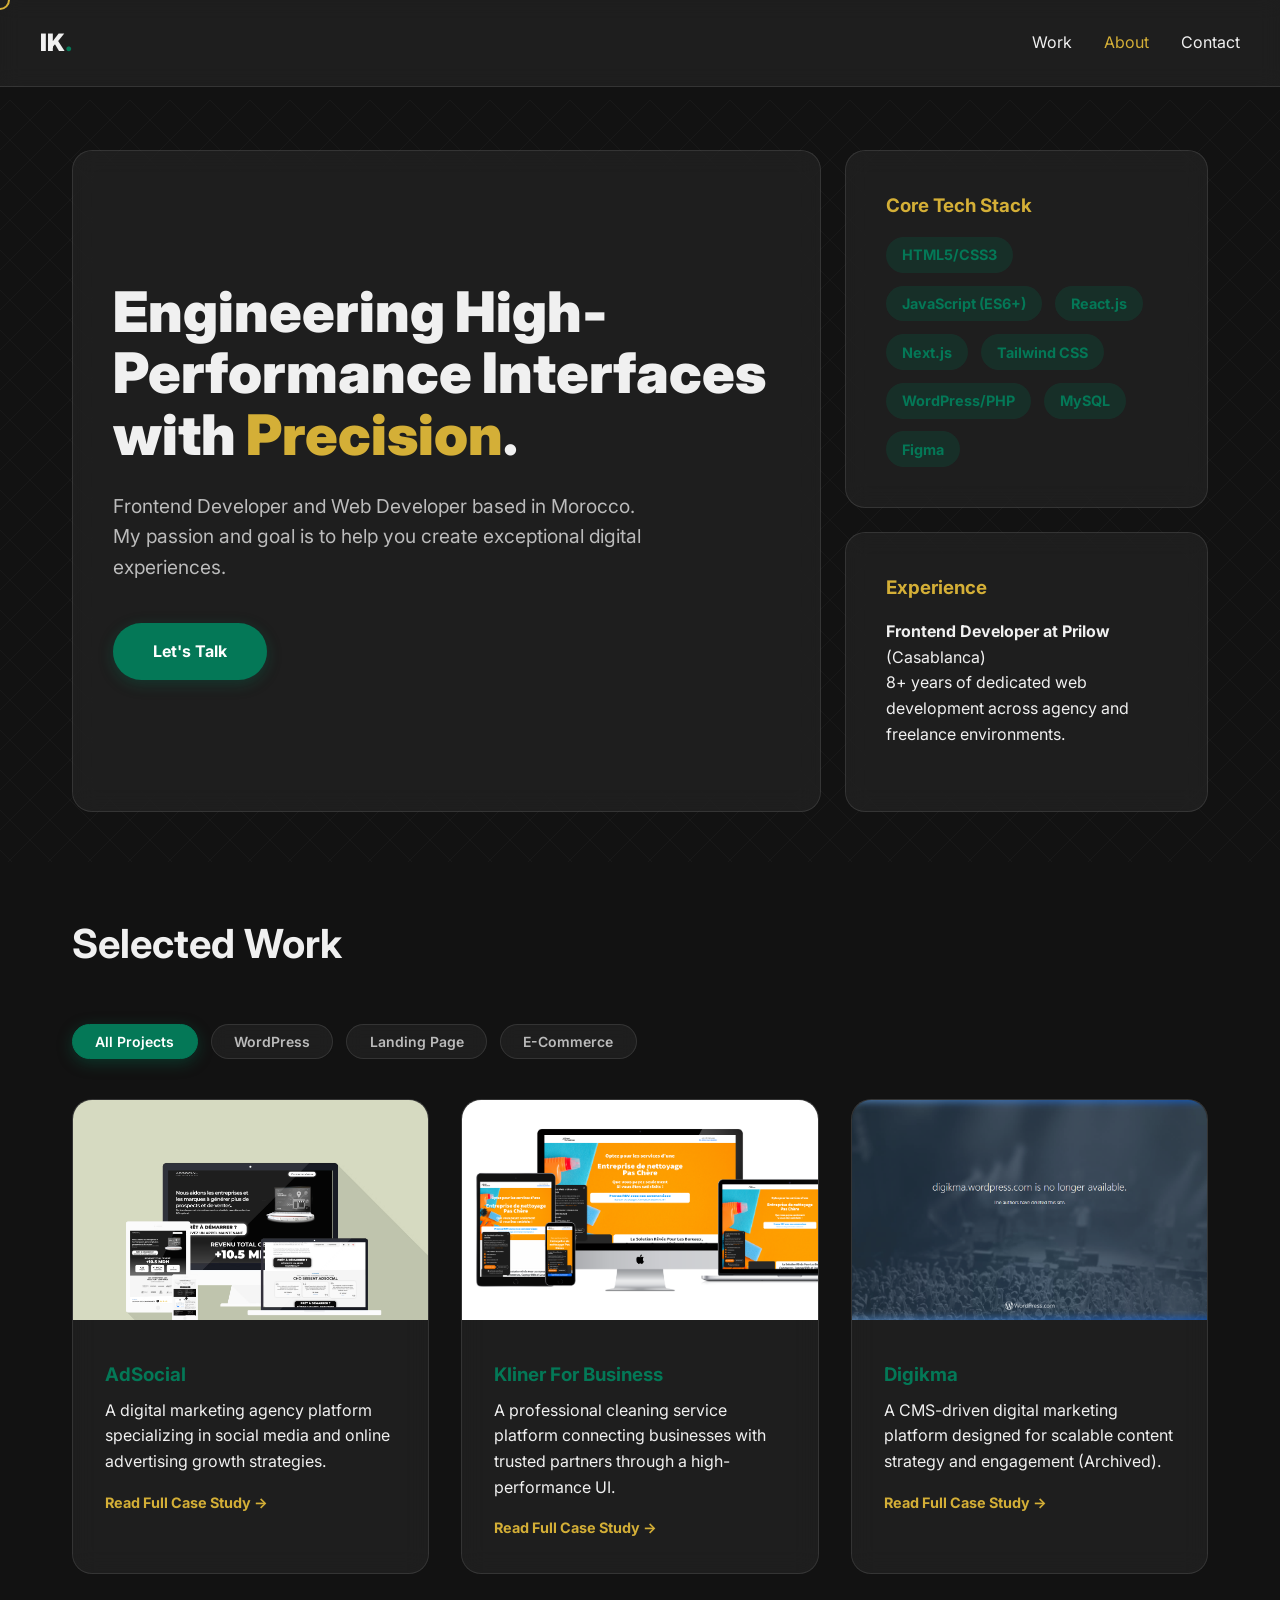
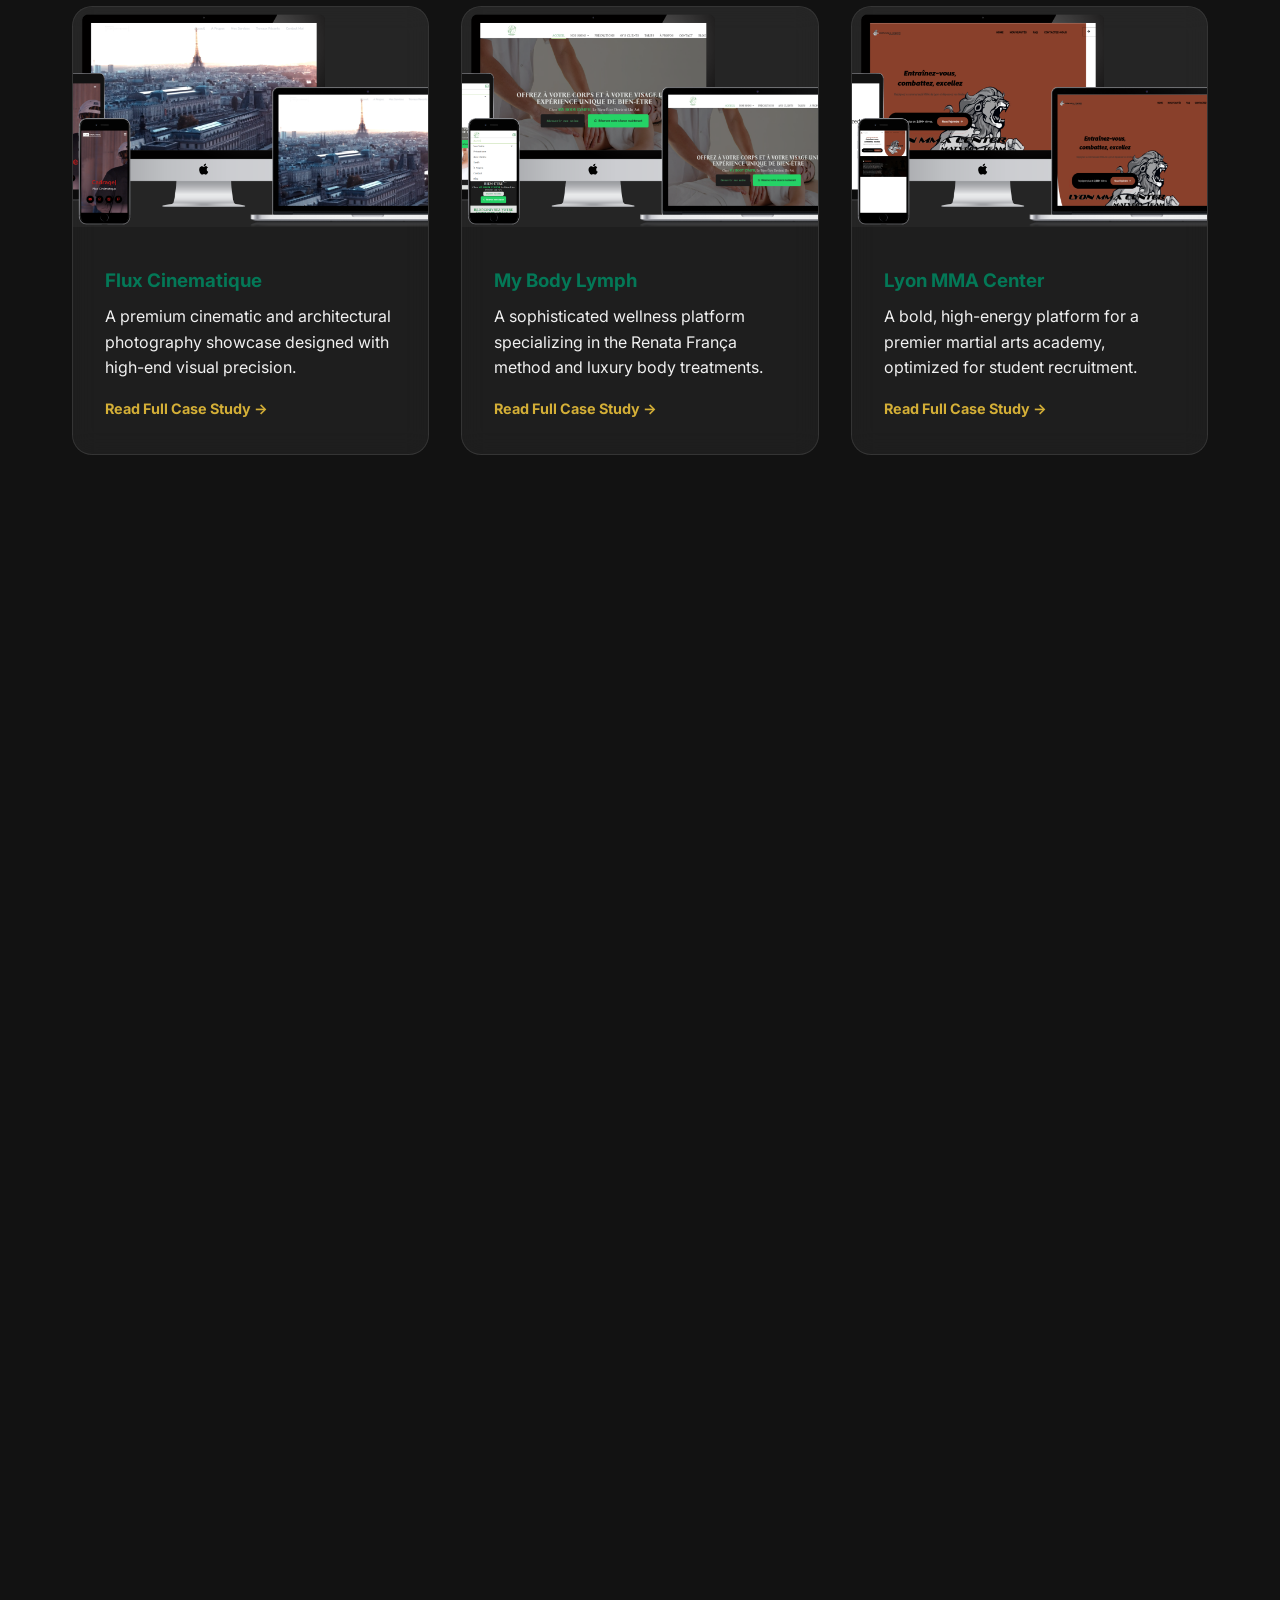
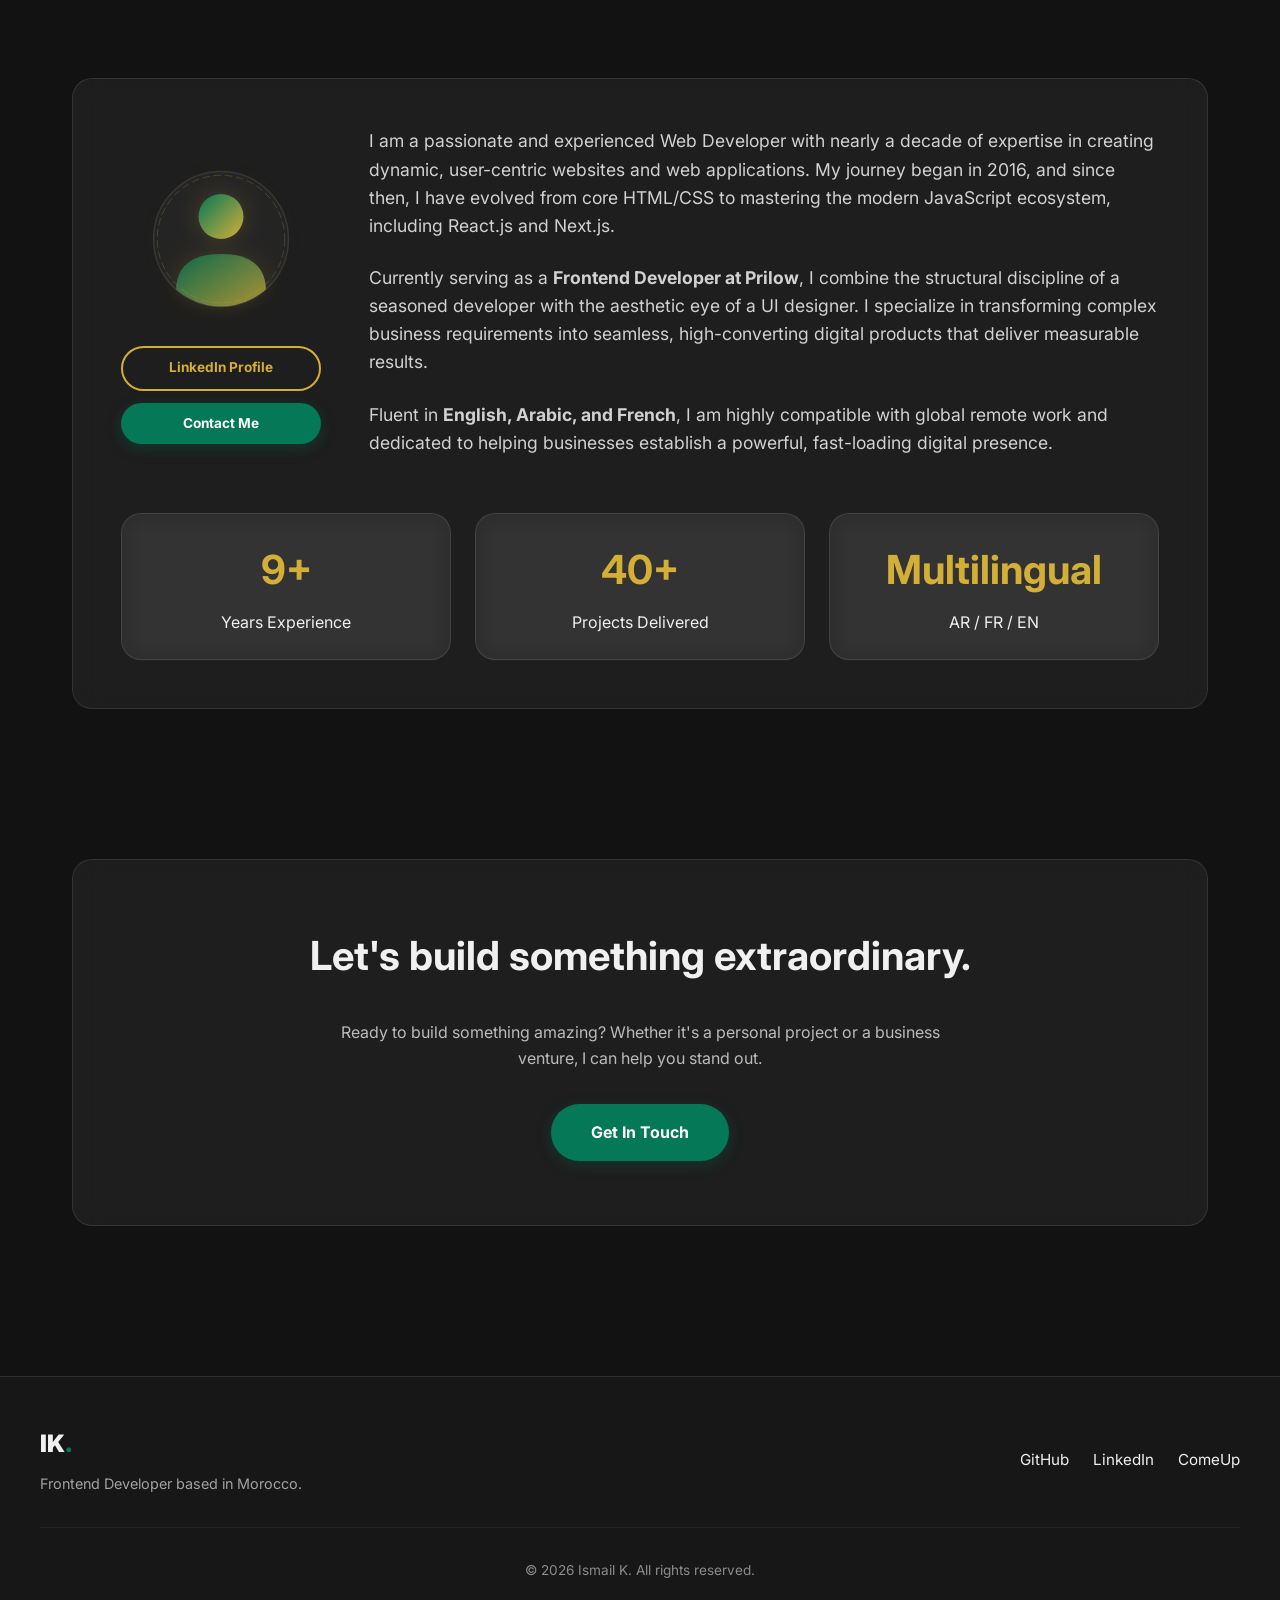
<file: index.html>
<!DOCTYPE html>
<html lang="en">

<head>
    <meta charset="UTF-8">
    <meta name="viewport" content="width=device-width, initial-scale=1.0">
    <title>Ismail K. | Frontend Developer Morocco</title>
    <meta name="description" content="Senior Frontend Developer based in Morocco — crafting high-performance, pixel-perfect digital experiences with React, Next.js, and WordPress.">
    <meta name="robots" content="index, follow">
    <!-- Open Graph -->
    <meta property="og:type" content="website">
    <meta property="og:url" content="https://ismailkraou.github.io/">
    <meta property="og:title" content="Ismail K. | Frontend Developer">
    <meta property="og:description" content="Senior Frontend Developer based in Morocco — 9+ years building high-performance web experiences.">
    <meta property="og:image" content="https://ismailkraou.github.io/images/og-preview.png">
    <!-- Twitter Card -->
    <meta name="twitter:card" content="summary_large_image">
    <meta name="twitter:title" content="Ismail K. | Frontend Developer">
    <meta name="twitter:description" content="Senior Frontend Developer based in Morocco — 9+ years building high-performance web experiences.">
    <meta name="twitter:image" content="https://ismailkraou.github.io/images/og-preview.png">
    <!-- Favicon -->
    <link rel="icon" type="image/svg+xml" href="favicon.svg">
    <!-- Google Fonts: Inter -->
    <link rel="preconnect" href="https://fonts.googleapis.com">
    <link rel="preconnect" href="https://fonts.gstatic.com" crossorigin>
    <link href="https://fonts.googleapis.com/css2?family=Inter:wght@300;400;700;900&display=swap" rel="stylesheet">
    <!-- Custom CSS -->
    <link rel="stylesheet" href="css/index.css">
</head>

<body>
    <!-- Custom Cursor -->
    <div class="cursor"></div>

    <!-- Navigation -->
    <nav class="glass-nav">
        <div class="nav-content">
            <a href="index.html" class="logo">IK<span>.</span></a>
            <button class="mobile-toggle" aria-label="Toggle navigation">
                <svg viewBox="0 0 24 24" width="28" height="28" stroke="currentColor" stroke-width="2" fill="none"
                    stroke-linecap="round" stroke-linejoin="round" class="menu-icon">
                    <line x1="3" y1="12" x2="21" y2="12"></line>
                    <line x1="3" y1="6" x2="21" y2="6"></line>
                    <line x1="3" y1="18" x2="21" y2="18"></line>
                </svg>
                <svg viewBox="0 0 24 24" width="28" height="28" stroke="currentColor" stroke-width="2" fill="none"
                    stroke-linecap="round" stroke-linejoin="round" class="close-icon" style="display: none;">
                    <line x1="18" y1="6" x2="6" y2="18"></line>
                    <line x1="6" y1="6" x2="18" y2="18"></line>
                </svg>
            </button>
            <ul class="nav-links">
                <li><a href="index.html#work">Work</a></li>
                <li><a href="index.html#about">About</a></li>
                <li><a href="contact.html">Contact</a></li>
            </ul>
        </div>
    </nav>

    <!-- Hero Section -->
    <header class="hero bento-grid">
        <!-- Background Pattern -->
        <div class="bg-pattern"></div>

        <div class="bento-item headline row-span-2 col-span-2 reveal">
            <h1>Engineering High-Performance Interfaces with <span class="accent-gold">Precision</span>.</h1>
            <p>Frontend Developer and Web Developer based in Morocco. My passion and goal is to help you create
                exceptional digital experiences.</p>
            <a href="contact.html" class="btn magnetic-btn">Let's Talk</a>
        </div>

        <div class="bento-item skills reveal">
            <h3>Core Tech Stack</h3>
            <div class="skill-tags">
                <span class="tag">HTML5/CSS3</span>
                <span class="tag">JavaScript (ES6+)</span>
                <span class="tag">React.js</span>
                <span class="tag">Next.js</span>
                <span class="tag">Tailwind CSS</span>
                <span class="tag">WordPress/PHP</span>
                <span class="tag">MySQL</span>
                <span class="tag">Figma</span>
            </div>
        </div>

        <div class="bento-item experience reveal">
            <h3>Experience</h3>
            <p><strong>Frontend Developer at Prilow</strong> (Casablanca)<br>8+ years of dedicated web development
                across agency and freelance environments.</p>
        </div>

    </header>

    <!-- Work Section -->
    <section id="work" class="work-section">
        <h2 class="section-title reveal">Selected Work</h2>
        <div class="filter-bar">
            <button class="filter-btn active" data-filter="all">All Projects</button>
            <button class="filter-btn" data-filter="wordpress">WordPress</button>
            <button class="filter-btn" data-filter="landing-page">Landing Page</button>
            <button class="filter-btn" data-filter="ecommerce">E-Commerce</button>
        </div>
        <div class="project-grid">
            <article class="project-card glass-card reveal" data-category="wordpress">
                <a href="project-adsocial.html" style="text-decoration: none; color: inherit; display: block;">
                    <img src="images/adsocial.png" alt="AdSocial website screenshot" class="project-image" loading="lazy" style="width:100%; height:220px; object-fit:cover; object-position:top; border-radius:12px 12px 0 0;">
                    <div class="project-info">
                        <h3>AdSocial</h3>
                        <p>A digital marketing agency platform specializing in social media and online advertising
                            growth strategies.</p>
                        <span class="accent-gold"
                            style="font-size: 0.9rem; font-weight: bold; margin-top: 1rem; display: inline-block;">Read
                            Full Case Study &rarr;</span>
                    </div>
                </a>
            </article>
            <article class="project-card glass-card reveal" data-category="landing-page">
                <a href="project-kliner.html" style="text-decoration: none; color: inherit; display: block;">
                    <img src="images/kliner.png" alt="Kliner For Business website screenshot" class="project-image" loading="lazy" style="width:100%; height:220px; object-fit:cover; object-position:top; border-radius:12px 12px 0 0;">
                    <div class="project-info">
                        <h3>Kliner For Business</h3>
                        <p>A professional cleaning service platform connecting businesses with trusted partners through
                            a high-performance UI.</p>
                        <span class="accent-gold"
                            style="font-size: 0.9rem; font-weight: bold; margin-top: 1rem; display: inline-block;">Read
                            Full Case Study &rarr;</span>
                    </div>
                </a>
            </article>
            <article class="project-card glass-card reveal" data-category="wordpress">
                <a href="project-digikma.html" style="text-decoration: none; color: inherit; display: block;">
                    <img src="images/digikma.png" alt="Digikma website screenshot" class="project-image" loading="lazy" style="width:100%; height:220px; object-fit:cover; object-position:top; border-radius:12px 12px 0 0;">
                    <div class="project-info">
                        <h3>Digikma</h3>
                        <p>A CMS-driven digital marketing platform designed for scalable content strategy and engagement
                            (Archived).</p>
                        <span class="accent-gold"
                            style="font-size: 0.9rem; font-weight: bold; margin-top: 1rem; display: inline-block;">Read
                            Full Case Study &rarr;</span>
                    </div>
                </a>
            </article>
            <article class="project-card glass-card reveal" data-category="landing-page">
                <a href="project-flux.html" style="text-decoration: none; color: inherit; display: block;">
                    <img src="images/flux.png" alt="Flux Cinematique website screenshot" class="project-image" loading="lazy" style="width:100%; height:220px; object-fit:cover; object-position:top; border-radius:12px 12px 0 0;">
                    <div class="project-info">
                        <h3>Flux Cinematique</h3>
                        <p>A premium cinematic and architectural photography showcase designed with high-end visual
                            precision.</p>
                        <span class="accent-gold"
                            style="font-size: 0.9rem; font-weight: bold; margin-top: 1rem; display: inline-block;">Read
                            Full Case Study &rarr;</span>
                    </div>
                </a>
            </article>
            <article class="project-card glass-card reveal" data-category="wordpress">
                <a href="project-mybodylymph.html" style="text-decoration: none; color: inherit; display: block;">
                    <img src="images/mybodylymph.png" alt="My Body Lymph website screenshot" class="project-image" loading="lazy" style="width:100%; height:220px; object-fit:cover; object-position:top; border-radius:12px 12px 0 0;">
                    <div class="project-info">
                        <h3>My Body Lymph</h3>
                        <p>A sophisticated wellness platform specializing in the Renata França method and luxury body
                            treatments.</p>
                        <span class="accent-gold"
                            style="font-size: 0.9rem; font-weight: bold; margin-top: 1rem; display: inline-block;">Read
                            Full Case Study &rarr;</span>
                    </div>
                </a>
            </article>
            <article class="project-card glass-card reveal" data-category="wordpress landing-page">
                <a href="project-lyonmma.html" style="text-decoration: none; color: inherit; display: block;">
                    <img src="images/lyonmma.png" alt="Lyon MMA Center website screenshot" class="project-image" loading="lazy" style="width:100%; height:220px; object-fit:cover; object-position:top; border-radius:12px 12px 0 0;">
                    <div class="project-info">
                        <h3>Lyon MMA Center</h3>
                        <p>A bold, high-energy platform for a premier martial arts academy, optimized for student
                            recruitment.</p>
                        <span class="accent-gold"
                            style="font-size: 0.9rem; font-weight: bold; margin-top: 1rem; display: inline-block;">Read
                            Full Case Study &rarr;</span>
                    </div>
                </a>
            </article>
            <article class="project-card glass-card reveal" data-category="wordpress ecommerce">
                <a href="project-alcasserauto.html" style="text-decoration: none; color: inherit; display: block;">
                    <img src="images/alcasserauto.png" alt="Alcasser Auto website screenshot" class="project-image" loading="lazy" style="width:100%; height:220px; object-fit:cover; object-position:top; border-radius:12px 12px 0 0;">
                    <div class="project-info">
                        <h3>Alcasser Auto</h3>
                        <p>A dynamic automotive dealership platform featuring a robust catalog of high-quality used
                            vehicles.</p>
                        <span class="accent-gold"
                            style="font-size: 0.9rem; font-weight: bold; margin-top: 1rem; display: inline-block;">Read
                            Full Case Study &rarr;</span>
                    </div>
                </a>
            </article>
            <article class="project-card glass-card reveal" data-category="ecommerce">
                <a href="project-yaz.html" style="text-decoration: none; color: inherit; display: block;">
                    <img src="images/yaz.png" alt="Yaz Car website screenshot" class="project-image" loading="lazy" style="width:100%; height:220px; object-fit:cover; object-position:top; border-radius:12px 12px 0 0;">
                    <div class="project-info">
                        <h3>Yaz Car</h3>
                        <p>An e-commerce and catalog site for specialized automotive services and high-quality vehicle
                            sales.</p>
                        <span class="accent-gold"
                            style="font-size: 0.9rem; font-weight: bold; margin-top: 1rem; display: inline-block;">Read
                            Full Case Study &rarr;</span>
                    </div>
                </a>
            </article>
            <article class="project-card glass-card reveal" data-category="ecommerce">
                <a href="project-infosystem.html" style="text-decoration: none; color: inherit; display: block;">
                    <img src="images/infosystem.png" alt="I-Info System website screenshot" class="project-image" loading="lazy" style="width:100%; height:220px; object-fit:cover; object-position:top; border-radius:12px 12px 0 0;">
                    <div class="project-info">
                        <h3>I-Info System</h3>
                        <p>A robust e-commerce storefront for IT hardware, professional office equipment, and computer
                            solutions.</p>
                        <span class="accent-gold"
                            style="font-size: 0.9rem; font-weight: bold; margin-top: 1rem; display: inline-block;">Read
                            Full Case Study &rarr;</span>
                    </div>
                </a>
            </article>
            <article class="project-card glass-card reveal" data-category="wordpress">
                <a href="project-webdevsite.html" style="text-decoration: none; color: inherit; display: block;">
                    <img src="images/webdevsite.png" alt="WebDevSite website screenshot" class="project-image" loading="lazy" style="width:100%; height:220px; object-fit:cover; object-position:top; border-radius:12px 12px 0 0;">
                    <div class="project-info">
                        <h3>WebDevSite</h3>
                        <p>A high-end digital agency portfolio showcasing excellence in WordPress engineering and
                            design.</p>
                        <span class="accent-gold"
                            style="font-size: 0.9rem; font-weight: bold; margin-top: 1rem; display: inline-block;">Read
                            Full Case Study &rarr;</span>
                    </div>
                </a>
            </article>
            <article class="project-card glass-card reveal" data-category="wordpress">
                <a href="project-hikayat.html" style="text-decoration: none; color: inherit; display: block;">
                    <img src="images/hikayat.png" alt="Hikayat Al Insan website screenshot" class="project-image" loading="lazy" style="width:100%; height:220px; object-fit:cover; object-position:top; border-radius:12px 12px 0 0;">
                    <div class="project-info">
                        <h3>Hikayat Al Insan</h3>
                        <p>An immersive cultural platform sharing human narratives through minimalist and artistic
                            storytelling.</p>
                        <span class="accent-gold"
                            style="font-size: 0.9rem; font-weight: bold; margin-top: 1rem; display: inline-block;">Read
                            Full Case Study &rarr;</span>
                    </div>
                </a>
            </article>
        </div>
    </section>

    <!-- About Section -->
    <section id="about" class="about-section">
        <h2 class="section-title reveal">About Me</h2>
        <div class="glass-card about-card reveal">
            <div class="about-flex-container" style="display: flex; gap: 3rem; align-items: center; flex-wrap: wrap;">
                <div class="about-avatar-wrapper" style="flex: 0 0 200px; text-align: center;">
                    <svg class="abstract-avatar" viewBox="0 0 200 200" xmlns="http://www.w3.org/2000/svg"
                        style="width: 100%; height: auto; margin-bottom: 1.5rem;">
                        <defs>
                            <linearGradient id="avatarGradAbout" x1="0%" y1="0%" x2="100%" y2="100%">
                                <stop offset="0%" stop-color="var(--clr-accent-emerald)" />
                                <stop offset="100%" stop-color="var(--clr-accent-gold)" />
                            </linearGradient>
                            <mask id="avatarMaskAbout">
                                <circle cx="100" cy="100" r="90" fill="white" />
                            </mask>
                        </defs>
                        <circle cx="100" cy="100" r="90" fill="rgba(255,255,255,0.03)" stroke="var(--clr-glass-border)"
                            stroke-width="2" />
                        <g mask="url(#avatarMaskAbout)">
                            <circle cx="100" cy="70" r="30" fill="url(#avatarGradAbout)" />
                            <path d="M40,170 Q40,120 100,120 Q160,120 160,170 L160,200 L40,200 Z"
                                fill="url(#avatarGradAbout)" opacity="0.8" />
                            <circle cx="100" cy="100" r="85" fill="none" stroke="var(--clr-accent-gold)"
                                stroke-width="1" stroke-dasharray="10 5" opacity="0.3" />
                        </g>
                    </svg>
                    <div class="avatar-actions" style="display: flex; flex-direction: column; gap: 0.8rem;">
                        <a href="https://www.linkedin.com/in/ismailkraou" target="_blank" rel="noopener noreferrer"
                            class="btn accent-btn"
                            style="padding: 0.6rem 1rem; font-size: 0.85rem; width: 100%;">LinkedIn Profile</a>
                        <a href="contact.html" class="btn magnetic-btn"
                            style="padding: 0.6rem 1rem; font-size: 0.85rem; width: 100%;">Contact Me</a>
                    </div>
                </div>
                <div class="about-content" style="flex: 1; min-width: 300px;">
                    <p>I am a passionate and experienced Web Developer with nearly a decade of expertise in creating
                        dynamic, user-centric websites and web applications. My journey began in 2016, and since then, I
                        have evolved from core HTML/CSS to mastering the modern JavaScript ecosystem, including React.js
                        and Next.js.</p>
                    <p>Currently serving as a <strong>Frontend Developer at Prilow</strong>, I combine the structural discipline of a
                        seasoned developer with the aesthetic eye of a UI designer. I specialize in transforming complex
                        business requirements into seamless, high-converting digital products that deliver measurable
                        results.</p>
                    <p>Fluent in <strong>English, Arabic, and French</strong>, I am highly compatible with global remote work and
                        dedicated to helping businesses establish a powerful, fast-loading digital presence.</p>
                </div>
            </div>
            <div class="about-stats bento-grid" style="grid-auto-rows: auto; margin-top: 2rem;">
                <div class="bento-item stat-item">
                    <h3 class="accent-gold">9+</h3>
                    <p>Years Experience</p>
                </div>
                <div class="bento-item stat-item">
                    <h3 class="accent-gold">40+</h3>
                    <p>Projects Delivered</p>
                </div>
                <div class="bento-item stat-item">
                    <h3 class="accent-gold">Multilingual</h3>
                    <p>AR / FR / EN</p>
                </div>
            </div>
        </div>
    </section>

    <!-- Contact Section CTA -->
    <section class="contact-section">
        <div class="glass-card contact-card reveal">
            <h2>Let's build something extraordinary.</h2>
            <p style="margin-bottom: 2rem; color: rgba(255, 255, 255, 0.7); max-width: 600px; margin-inline: auto;">
                Ready to build something amazing? Whether it's a personal project or a business venture, I can help you
                stand out.
            </p>
            <a href="contact.html" class="btn magnetic-btn">Get In Touch</a>
        </div>
    </section>

    <!-- Footer Section -->
    <footer class="site-footer">
        <div class="footer-content">
            <div class="footer-logo">
                <a href="#" class="logo">IK<span>.</span></a>
                <p>Frontend Developer based in Morocco.</p>
            </div>
            <div class="footer-social">
                <a href="https://github.com/ismailkraou" target="_blank" rel="noopener noreferrer">GitHub</a>
                <a href="https://www.linkedin.com/in/ismailkraou/" target="_blank"
                    rel="noopener noreferrer">LinkedIn</a>
                <a href="https://comeup.com/fr/@ismailk" target="_blank" rel="noopener noreferrer">ComeUp</a>
            </div>
        </div>
        <div class="footer-bottom">
            <p>&copy; 2026 Ismail K. All rights reserved.</p>
        </div>
    </footer>

    <!-- Scroll to Top -->
    <button id="scroll-top" aria-label="Scroll to top">&#8679;</button>

    <script src="js/index.js"></script>
</body>

</html>
</file>
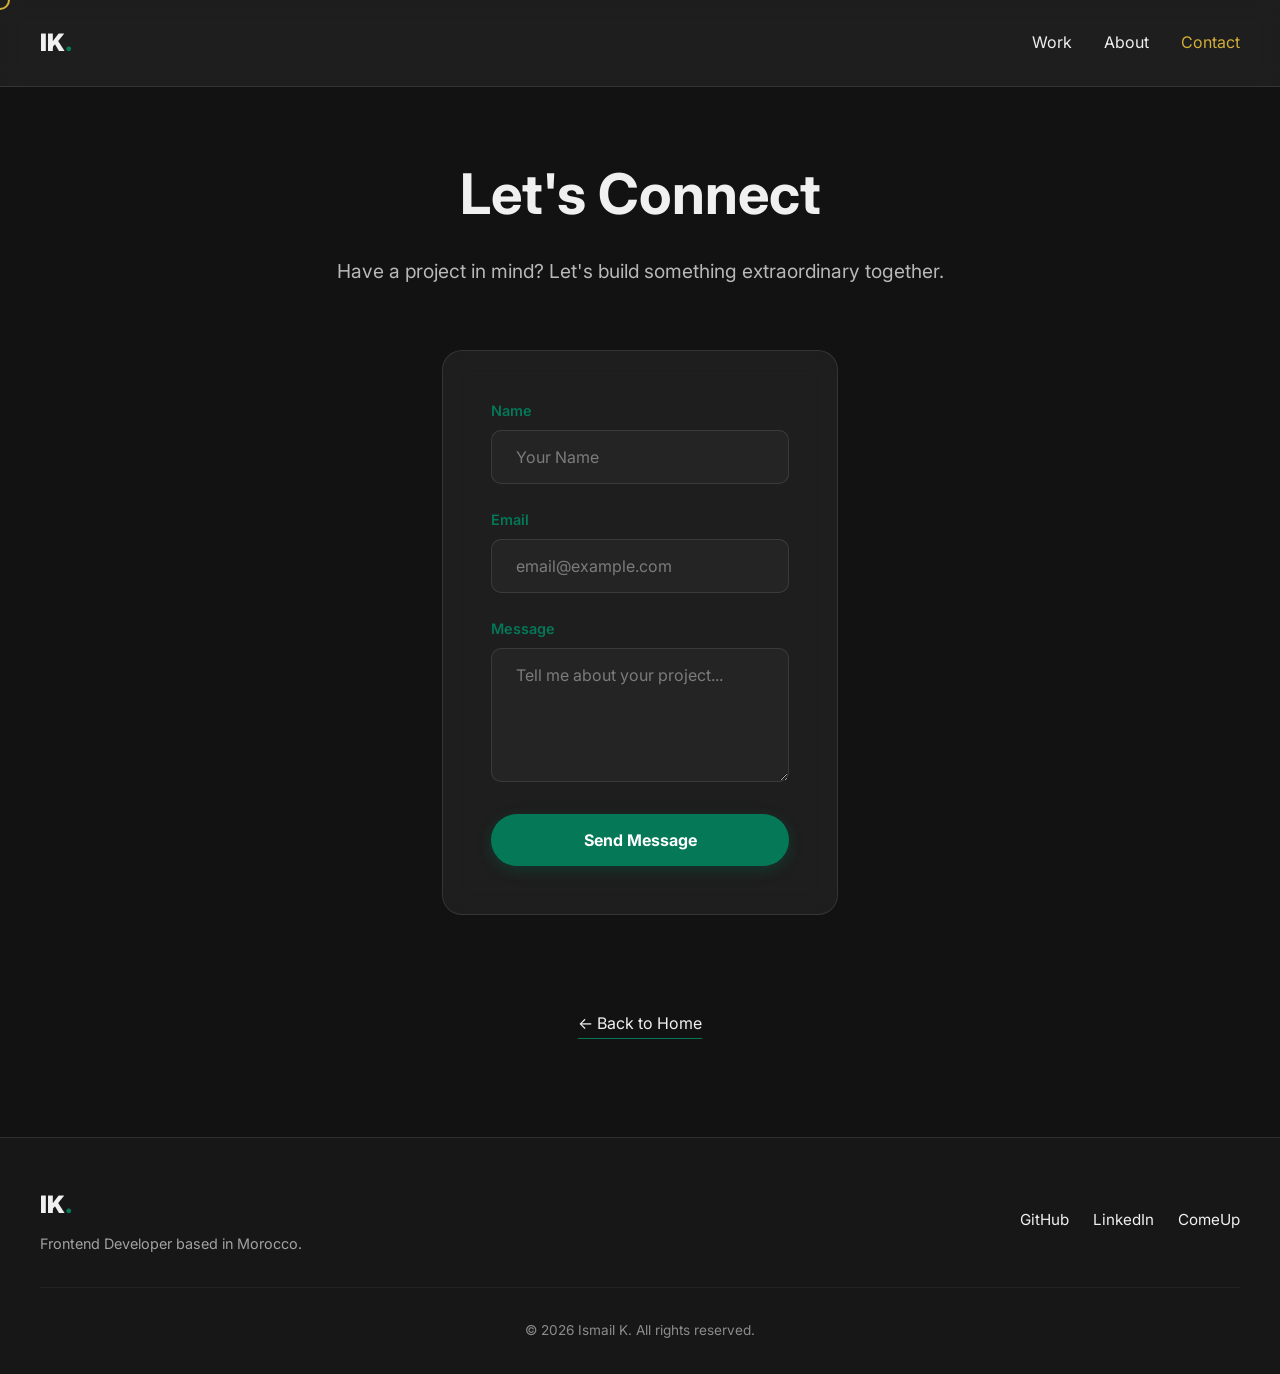
<file: contact.html>
<!DOCTYPE html>
<html lang="en">
<head>
    <meta charset="UTF-8">
    <meta name="viewport" content="width=device-width, initial-scale=1.0">
    <title>Contact | Ismail K. — Frontend Developer</title>
    <meta name="description" content="Get in touch with Ismail K. for high-performance frontend development, WordPress engineering, and digital solutions.">
    <meta name="robots" content="index, follow">
    <!-- Open Graph -->
    <meta property="og:type" content="website">
    <meta property="og:url" content="https://ismailkraou.github.io/contact.html">
    <meta property="og:title" content="Contact Ismail K. | Frontend Developer">
    <meta property="og:description" content="Get in touch for high-performance frontend development and digital solutions.">
    <meta property="og:image" content="https://ismailkraou.github.io/images/og-preview.png">
    <meta name="twitter:card" content="summary_large_image">
    <!-- Favicon -->
    <link rel="icon" type="image/svg+xml" href="favicon.svg">
    <!-- Google Fonts: Inter -->
    <link rel="preconnect" href="https://fonts.googleapis.com">
    <link rel="preconnect" href="https://fonts.gstatic.com" crossorigin>
    <link href="https://fonts.googleapis.com/css2?family=Inter:wght@300;400;700;900&display=swap" rel="stylesheet">
    <!-- Custom CSS -->
    <link rel="stylesheet" href="css/index.css">
    <style>
        .contact-page { margin: 150px auto 100px; max-width: 800px; padding: 0 2rem; }
        .contact-header { text-align: center; margin-bottom: 4rem; }
        .contact-header h1 { font-size: 3.5rem; margin-bottom: 1rem; color: var(--clr-text); }
        .contact-header p { font-size: 1.2rem; color: rgba(255,255,255,0.7); }
        
        .contact-grid { display: grid; grid-template-columns: 1fr; gap: 4rem; }
        
        #contact-form { background: var(--clr-glass-bg); border: 1px solid var(--clr-glass-border); border-radius: 20px; padding: 3rem; backdrop-filter: blur(12px); }
        
        .form-status { margin-top: 1rem; padding: 1rem; border-radius: 10px; display: none; text-align: center; }
        .form-status.success { display: block; background: rgba(4, 120, 87, 0.2); color: var(--clr-accent-emerald); }
        .form-status.error { display: block; background: rgba(220, 38, 38, 0.2); color: #ef4444; }

        @media (max-width: 600px) {
            .contact-header h1 { font-size: 2.5rem; }
            #contact-form { padding: 2rem; }
        }
    </style>
</head>
<body>
    <!-- Custom Cursor -->
    <div class="cursor"></div>

    <!-- Navigation -->
    <nav class="glass-nav">
        <div class="nav-content">
            <a href="index.html" class="logo">IK<span>.</span></a>
            <button class="mobile-toggle" aria-label="Toggle navigation">
                <svg viewBox="0 0 24 24" width="28" height="28" stroke="currentColor" stroke-width="2" fill="none" stroke-linecap="round" stroke-linejoin="round" class="menu-icon"><line x1="3" y1="12" x2="21" y2="12"></line><line x1="3" y1="6" x2="21" y2="6"></line><line x1="3" y1="18" x2="21" y2="18"></line></svg>
                <svg viewBox="0 0 24 24" width="28" height="28" stroke="currentColor" stroke-width="2" fill="none" stroke-linecap="round" stroke-linejoin="round" class="close-icon" style="display: none;"><line x1="18" y1="6" x2="6" y2="18"></line><line x1="6" y1="6" x2="18" y2="18"></line></svg>
            </button>
            <ul class="nav-links">
                <li><a href="index.html#work">Work</a></li>
                <li><a href="index.html#about">About</a></li>
                <li><a href="contact.html" class="active" style="color: var(--clr-accent-gold);">Contact</a></li>
            </ul>
        </div>
    </nav>

    <main class="contact-page">
        <header class="contact-header reveal">
            <h1>Let's Connect</h1>
            <p>Have a project in mind? Let's build something extraordinary together.</p>
        </header>

        <div class="contact-grid">
            <form id="contact-form" action="https://formspree.io/f/mojyovee" method="POST" class="modern-form reveal">
                <div class="form-group">
                    <label for="name">Name</label>
                    <input type="text" name="name" id="name" placeholder="Your Name" required>
                </div>
                <div class="form-group">
                    <label for="email">Email</label>
                    <input type="email" name="email" id="email" placeholder="email@example.com" required>
                </div>
                <div class="form-group">
                    <label for="message">Message</label>
                    <textarea name="message" id="message" rows="5" placeholder="Tell me about your project..." required></textarea>
                </div>
                <button type="submit" id="submit-btn" class="btn magnetic-btn" style="width: 100%;">Send Message</button>
                <div id="form-status" class="form-status"></div>
            </form>
        </div>

        <div style="margin-top: 4rem; text-align: center;" class="reveal">
            <a href="index.html" class="back-link" style="text-decoration: none; color: var(--clr-text); border-bottom: 1px solid var(--clr-accent-emerald); padding-bottom: 5px;">&larr; Back to Home</a>
        </div>
    </main>

    <!-- Footer Section -->
    <footer class="site-footer">
        <div class="footer-content">
            <div class="footer-logo">
                <a href="index.html" class="logo">IK<span>.</span></a>
                <p>Frontend Developer based in Morocco.</p>
            </div>
            <div class="footer-social">
                <a href="https://github.com/ismailkraou" target="_blank" rel="noopener noreferrer">GitHub</a>
                <a href="https://www.linkedin.com/in/ismailkraou/" target="_blank" rel="noopener noreferrer">LinkedIn</a>
                <a href="https://comeup.com/fr/@ismailk" target="_blank" rel="noopener noreferrer">ComeUp</a>
            </div>
        </div>
        <div class="footer-bottom">
            <p>&copy; 2026 Ismail K. All rights reserved.</p>
        </div>
    </footer>

    <script src="js/index.js"></script>
    <script>
        // AJAX Form Submission
        const form = document.getElementById('contact-form');
        const status = document.getElementById('form-status');
        const submitBtn = document.getElementById('submit-btn');

        if (form) {
            form.addEventListener('submit', async (e) => {
                e.preventDefault();
                submitBtn.disabled = true;
                submitBtn.innerText = 'Sending...';
                
                const data = new FormData(e.target);
                
                try {
                    const response = await fetch(e.target.action, {
                        method: form.method,
                        body: data,
                        headers: {
                            'Accept': 'application/json'
                        }
                    });
                    
                    if (response.ok) {
                        window.location.href = 'thanks.html';
                    } else {
                        const errorData = await response.json();
                        status.innerText = errorData.errors ? errorData.errors.map(error => error.message).join(", ") : "Oops! There was a problem submitting your form";
                        status.className = 'form-status error';
                        submitBtn.disabled = false;
                        submitBtn.innerText = 'Send Message';
                    }
                } catch (error) {
                    status.innerText = "Oops! There was a problem submitting your form";
                    status.className = 'form-status error';
                    submitBtn.disabled = false;
                    submitBtn.innerText = 'Send Message';
                }
            });
        }
    </script>
</body>
</html>
</file>
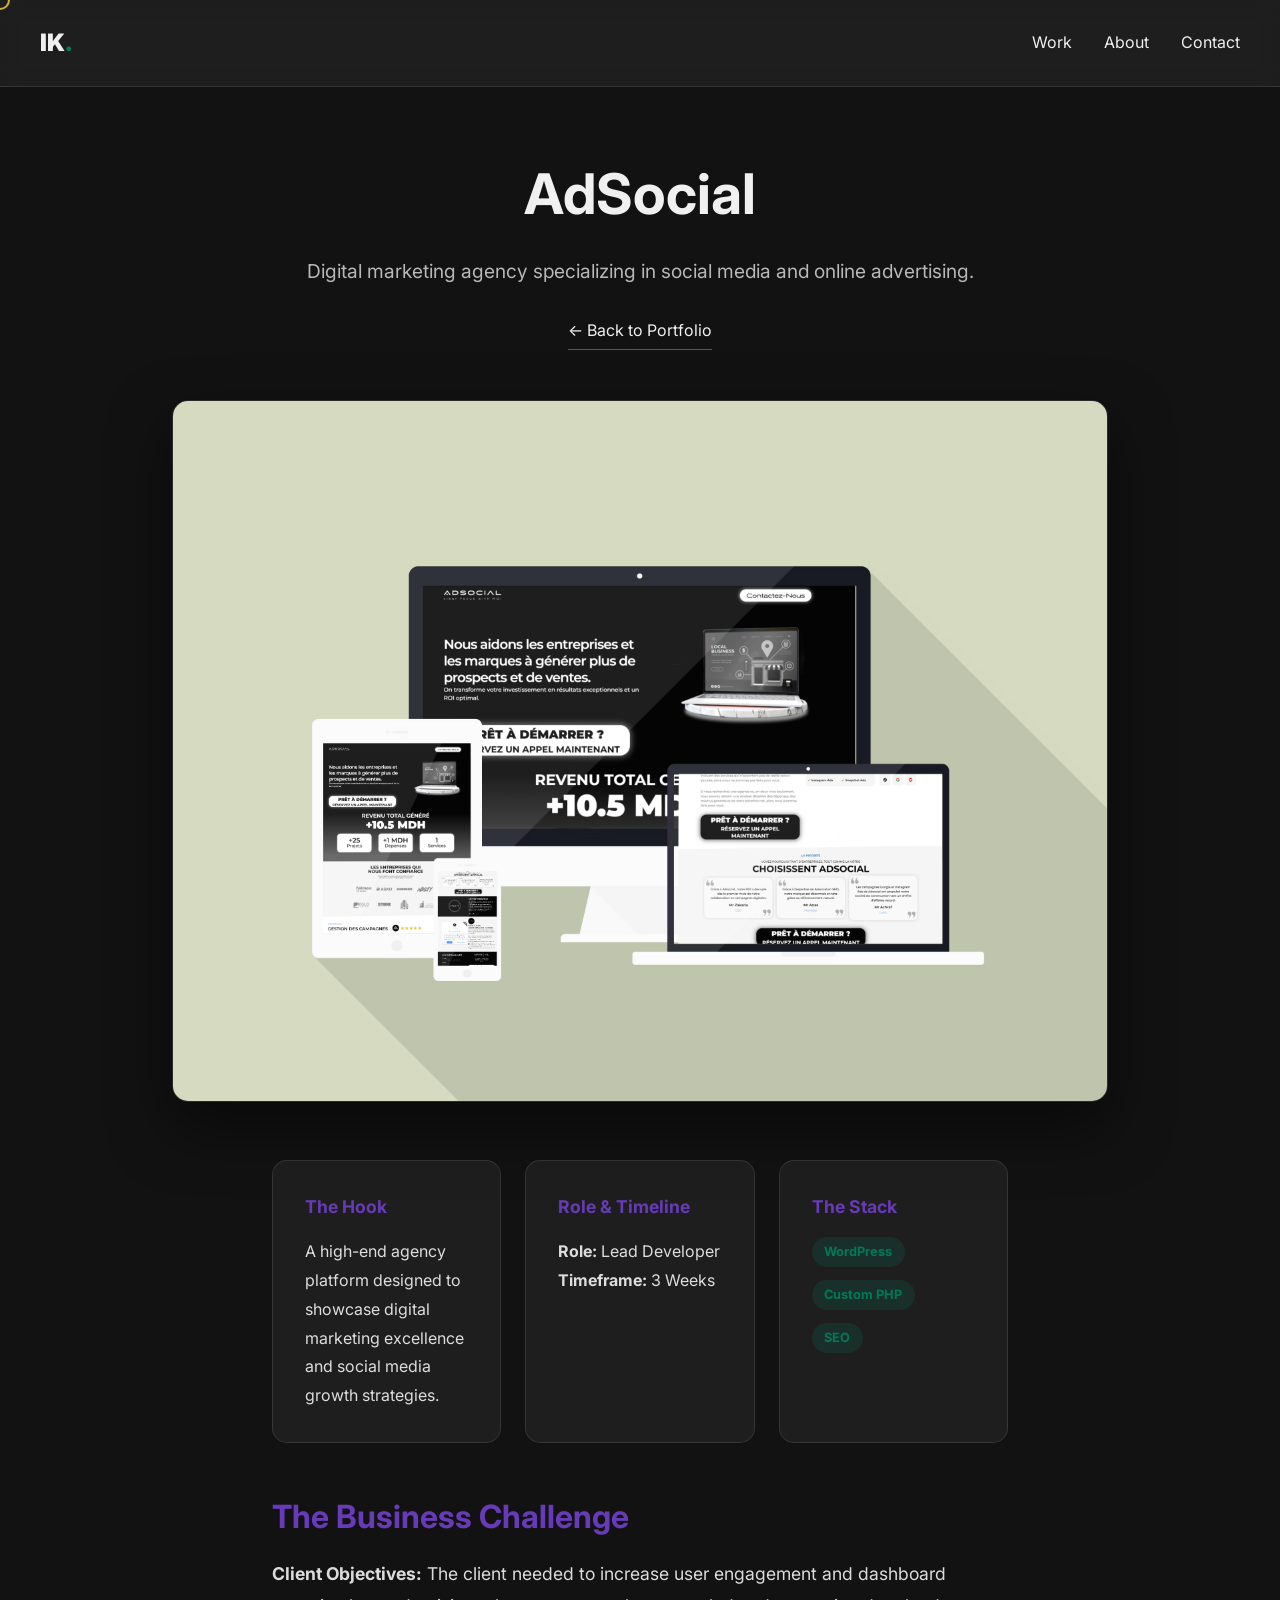
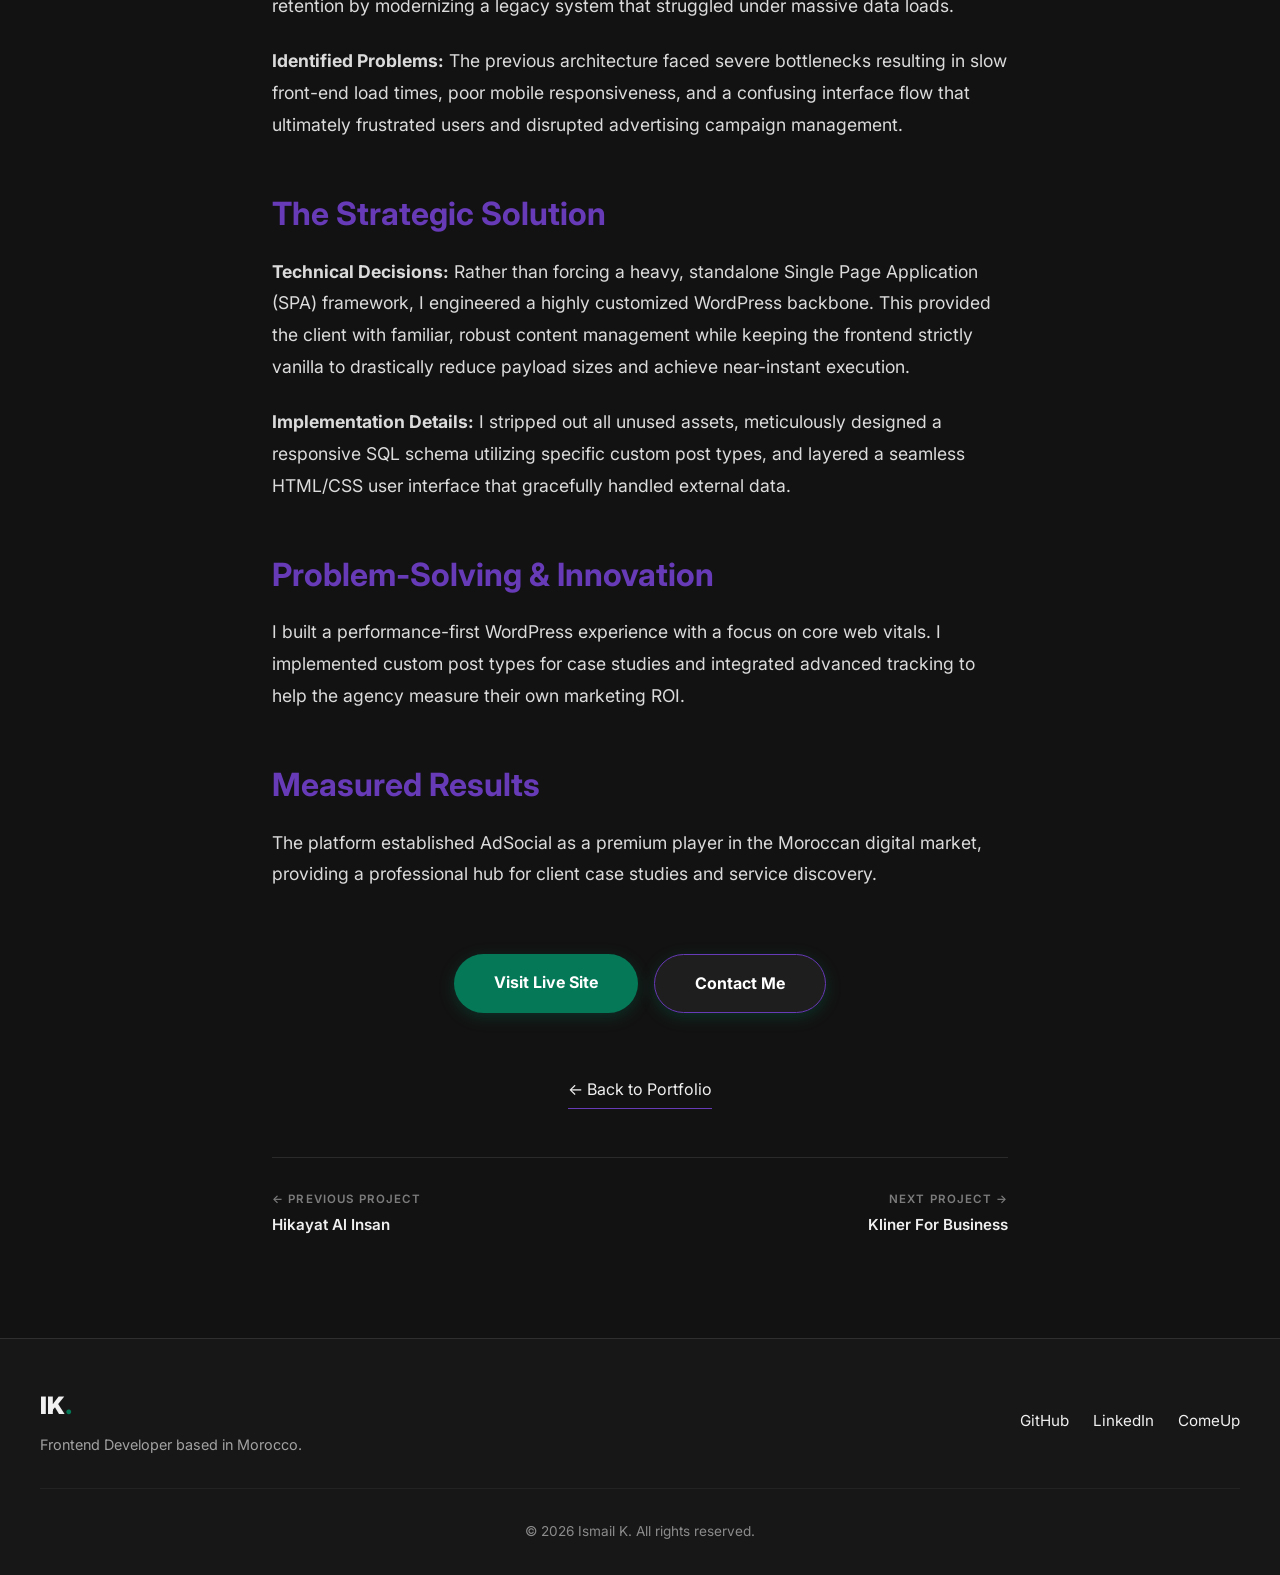
<file: project-adsocial.html>
<!DOCTYPE html>
<html lang="en">
<head>
    <meta charset="UTF-8">
    <meta name="viewport" content="width=device-width, initial-scale=1.0">
    <title>AdSocial Case Study | Ismail K.</title>
    <meta name="description" content="A high-traffic advertising platform optimized for complex data handling and core web vitals.">
    <meta name="robots" content="index, follow">
    <meta property="og:title" content="AdSocial Case Study | Ismail K.">
    <meta property="og:description" content="WordPress agency platform for social media and online advertising.">
    <meta property="og:image" content="https://ismailkraou.github.io/images/og-preview.png">
    <meta property="og:url" content="https://ismailkraou.github.io/project-adsocial.html">
    <meta name="twitter:card" content="summary_large_image">
    <link rel="icon" type="image/svg+xml" href="favicon.svg">
    <!-- Google Fonts: Inter -->
    <link rel="preconnect" href="https://fonts.googleapis.com">
    <link rel="preconnect" href="https://fonts.gstatic.com" crossorigin>
    <link href="https://fonts.googleapis.com/css2?family=Inter:wght@300;400;700;900&display=swap" rel="stylesheet">
    <!-- Custom CSS -->
    <link rel="stylesheet" href="css/index.css">
    <style>
        .case-study-hero { margin: 150px auto 50px; max-width: 1000px; text-align: center; }
        .case-study-hero h1 { font-size: 3.5rem; margin-bottom: 1rem; color: var(--clr-text); }
        .case-study-hero .tagline { font-size: 1.2rem; color: rgba(255,255,255,0.7); }
        .case-study-content { max-width: 800px; margin: 0 auto 100px; padding: 0 2rem; }
        .case-study-content h2 { color: #673AB7; margin: 3rem 0 1rem; font-size: 2rem; }
        .case-study-content p { font-size: 1.1rem; margin-bottom: 1.5rem; line-height: 1.8; color: rgba(255,255,255,0.85); }
        
        .summary-grid { display: grid; grid-template-columns: repeat(auto-fit, minmax(200px, 1fr)); gap: 1.5rem; margin: 3rem 0; }
        .summary-item { padding: 2rem; background: var(--clr-glass-bg); border: 1px solid var(--clr-glass-border); border-radius: 15px; }
        .summary-item h3 { color: #673AB7; font-size: 1.1rem; margin-bottom: 1rem; }
        
        .back-link { display: inline-block; margin-top: 2rem; color: var(--clr-text); text-decoration: none; border-bottom: 1px solid #673AB7; padding-bottom: 5px; transition: color 0.3s; }
        .back-link:hover { color: #673AB7; border-color: #673AB7; }
    </style>
</head>
<body>
    <!-- Custom Cursor -->
    <div class="cursor"></div>

    <!-- Navigation -->
    <nav class="glass-nav">
        <div class="nav-content">
            <a href="index.html" class="logo">IK<span>.</span></a>
            <button class="mobile-toggle" aria-label="Toggle navigation">
                <svg viewBox="0 0 24 24" width="28" height="28" stroke="currentColor" stroke-width="2" fill="none" stroke-linecap="round" stroke-linejoin="round" class="menu-icon"><line x1="3" y1="12" x2="21" y2="12"></line><line x1="3" y1="6" x2="21" y2="6"></line><line x1="3" y1="18" x2="21" y2="18"></line></svg>
                <svg viewBox="0 0 24 24" width="28" height="28" stroke="currentColor" stroke-width="2" fill="none" stroke-linecap="round" stroke-linejoin="round" class="close-icon" style="display: none;"><line x1="18" y1="6" x2="6" y2="18"></line><line x1="6" y1="6" x2="18" y2="18"></line></svg>
            </button>
            <ul class="nav-links">
                <li><a href="index.html#work">Work</a></li>
                <li><a href="index.html#about">About</a></li>
                <li><a href="contact.html">Contact</a></li>
            </ul>
        </div>
    </nav>

    <!-- Case Study Hero -->
    <header class="case-study-hero reveal">
        <h1>AdSocial</h1>
        <p class="tagline">Digital marketing agency specializing in social media and online advertising.</p>
        <a href="index.html#work" class="back-link">&larr; Back to Portfolio</a>
    </header>

    <!-- Project Showcase Placeholder -->
    <section class="project-showcase reveal" style="max-width: 1000px; margin: 0 auto 50px; padding: 0 2rem;">
        <img src="images/adsocial.png" alt="AdSocial website screenshot" style="width:100%; border-radius:16px; box-shadow: 0 25px 60px rgba(0,0,0,0.5); border: 1px solid var(--clr-glass-border);">
    </section>

    <main class="case-study-content">
        <div class="summary-grid reveal">
            <div class="summary-item">
                <h3>The Hook</h3>
                <p style="margin: 0; font-size: 1rem;">A high-end agency platform designed to showcase digital marketing excellence and social media growth strategies.</p>
            </div>
            <div class="summary-item">
                <h3>Role & Timeline</h3>
                <p style="margin: 0; font-size: 1rem;"><strong>Role:</strong> Lead Developer<br><strong>Timeframe:</strong> 3 Weeks</p>
            </div>
            <div class="summary-item">
                <h3>The Stack</h3>
                <div class="skill-tags" style="margin: 0;">
                    <span class="tag" style="padding: 0.3rem 0.8rem; font-size: 0.8rem;">WordPress</span>
                    <span class="tag" style="padding: 0.3rem 0.8rem; font-size: 0.8rem;">Custom PHP</span>
                    <span class="tag" style="padding: 0.3rem 0.8rem; font-size: 0.8rem;">SEO</span>
                </div>
            </div>
        </div>
        <div class="reveal">
            <h2>The Business Challenge</h2>
            <p><strong>Client Objectives:</strong> The client needed to increase user engagement and dashboard retention by modernizing a legacy system that struggled under massive data loads.</p>
            <p><strong>Identified Problems:</strong> The previous architecture faced severe bottlenecks resulting in slow front-end load times, poor mobile responsiveness, and a confusing interface flow that ultimately frustrated users and disrupted advertising campaign management.</p>
        </div>

        <!-- 3. Your Strategic Solution -->
        <div class="reveal">
            <h2>The Strategic Solution</h2>
            <p><strong>Technical Decisions:</strong> Rather than forcing a heavy, standalone Single Page Application (SPA) framework, I engineered a highly customized WordPress backbone. This provided the client with familiar, robust content management while keeping the frontend strictly vanilla to drastically reduce payload sizes and achieve near-instant execution.</p>
            <p><strong>Implementation Details:</strong> I stripped out all unused assets, meticulously designed a responsive SQL schema utilizing specific custom post types, and layered a seamless HTML/CSS user interface that gracefully handled external data.</p>
        </div>

        <!-- 4. Problem-Solving & Innovation -->
        <div class="reveal">
            <h2>Problem-Solving & Innovation</h2>
            <p>I built a performance-first WordPress experience with a focus on core web vitals. I implemented custom post types for case studies and integrated advanced tracking to help the agency measure their own marketing ROI.</p>
        </div>
        <div class="reveal">
            <h2>Measured Results</h2>
            <p>The platform established AdSocial as a premium player in the Moroccan digital market, providing a professional hub for client case studies and service discovery.</p>
        </div>
        <div style="text-align: center; margin-top: 4rem; display: flex; flex-direction: column; align-items: center; gap: 2rem;" class="reveal">
            <div style="display: flex; gap: 1rem; justify-content: center; flex-wrap: wrap;">
                <a href="https://adsocial.ma/" target="_blank" class="btn magnetic-btn">Visit Live Site</a>
                <a href="contact.html" class="btn magnetic-btn" style="background: var(--clr-glass-bg); border: 1px solid #673AB7;">Contact Me</a>
            </div>
            <a href="index.html#work" class="back-link">&larr; Back to Portfolio</a>
        </div>
        <nav class="case-study-nav reveal">
            <a href="project-hikayat.html">
                <span class="nav-label">&larr; Previous Project</span>
                <span class="nav-title">Hikayat Al Insan</span>
            </a>
            <a href="project-kliner.html">
                <span class="nav-label">Next Project &rarr;</span>
                <span class="nav-title">Kliner For Business</span>
            </a>
        </nav>
    </main>

    <!-- Footer Section -->
    <footer class="site-footer">
        <div class="footer-content">
            <div class="footer-logo">
                <a href="index.html" class="logo">IK<span>.</span></a>
                <p>Frontend Developer based in Morocco.</p>
            </div>
            <div class="footer-social">
                <a href="https://github.com/ismailkraou" target="_blank" rel="noopener noreferrer">GitHub</a>
                <a href="https://www.linkedin.com/in/ismailkraou/" target="_blank" rel="noopener noreferrer">LinkedIn</a>
                <a href="https://comeup.com/fr/@ismailk" target="_blank" rel="noopener noreferrer">ComeUp</a>
            </div>
        </div>
        <div class="footer-bottom">
            <p>&copy; 2026 Ismail K. All rights reserved.</p>
        </div>
    </footer>

    <script src="js/index.js"></script>
</body>
</html>
</file>
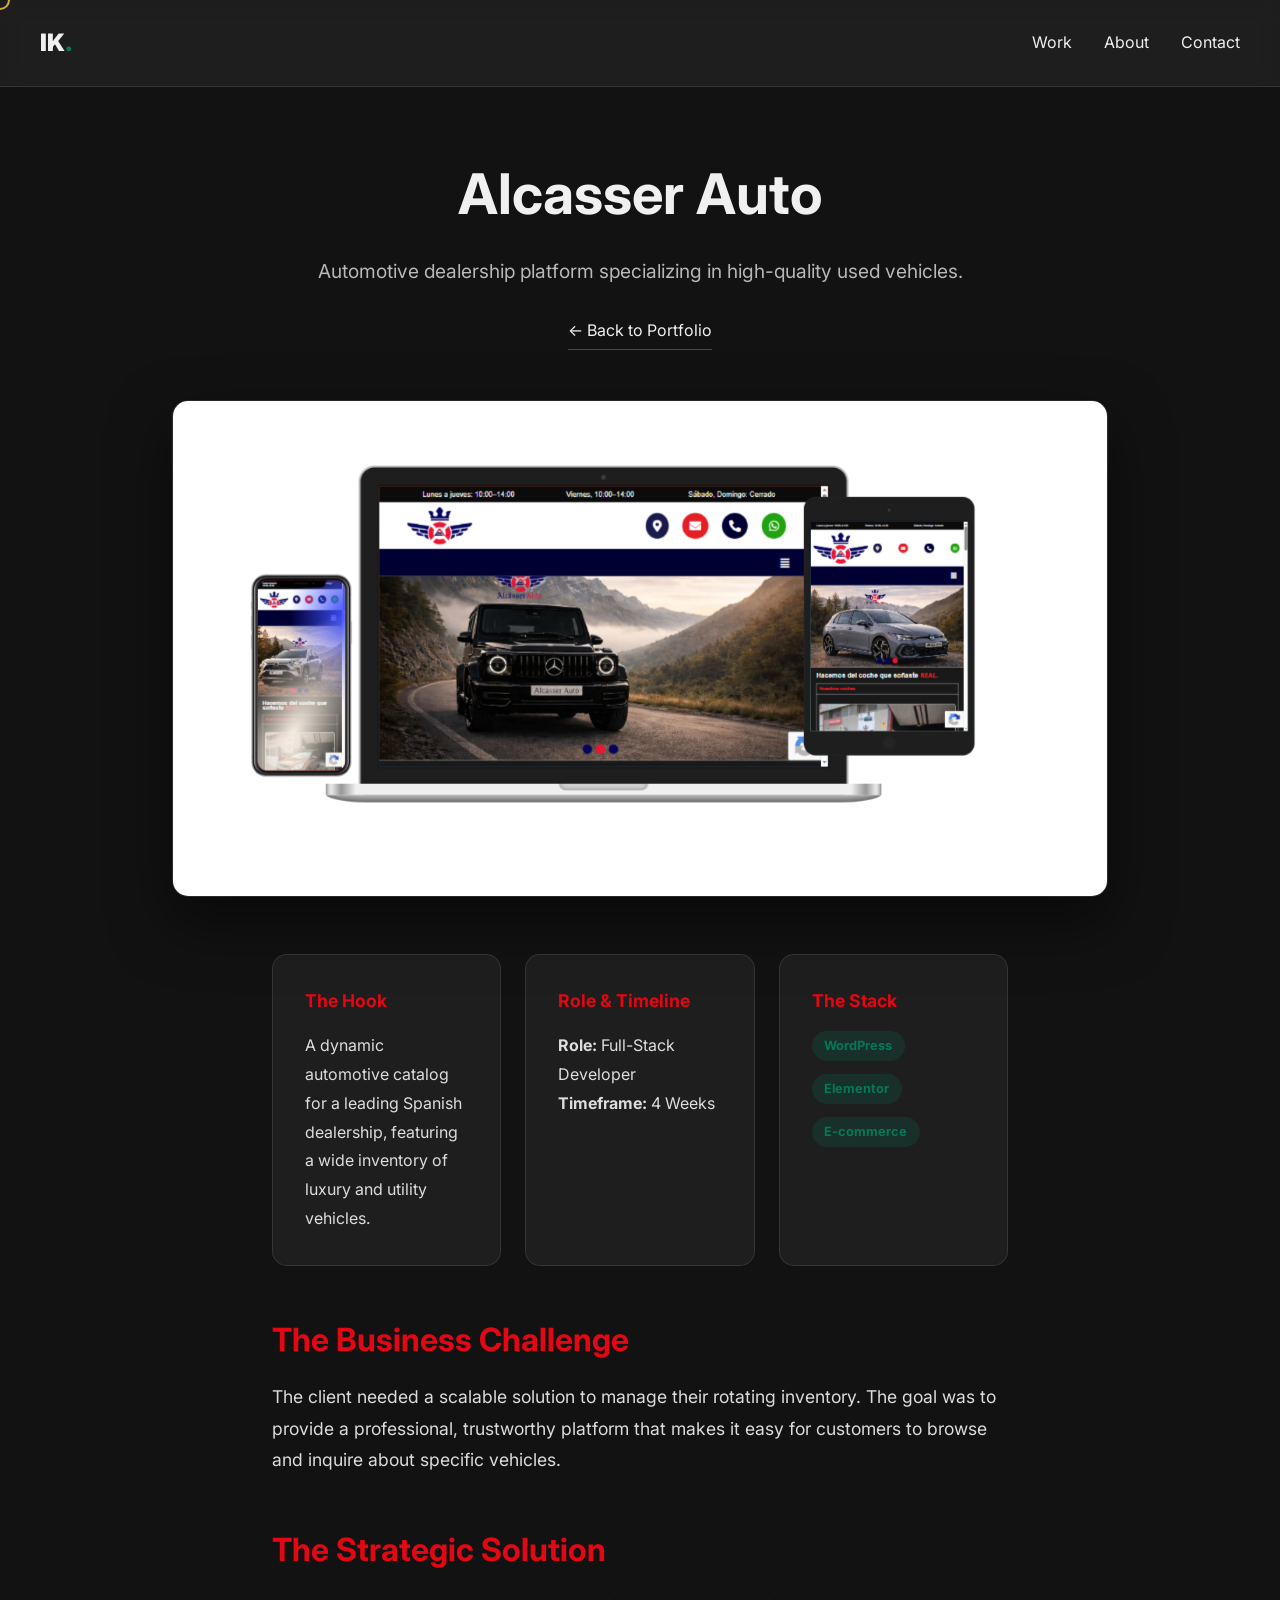
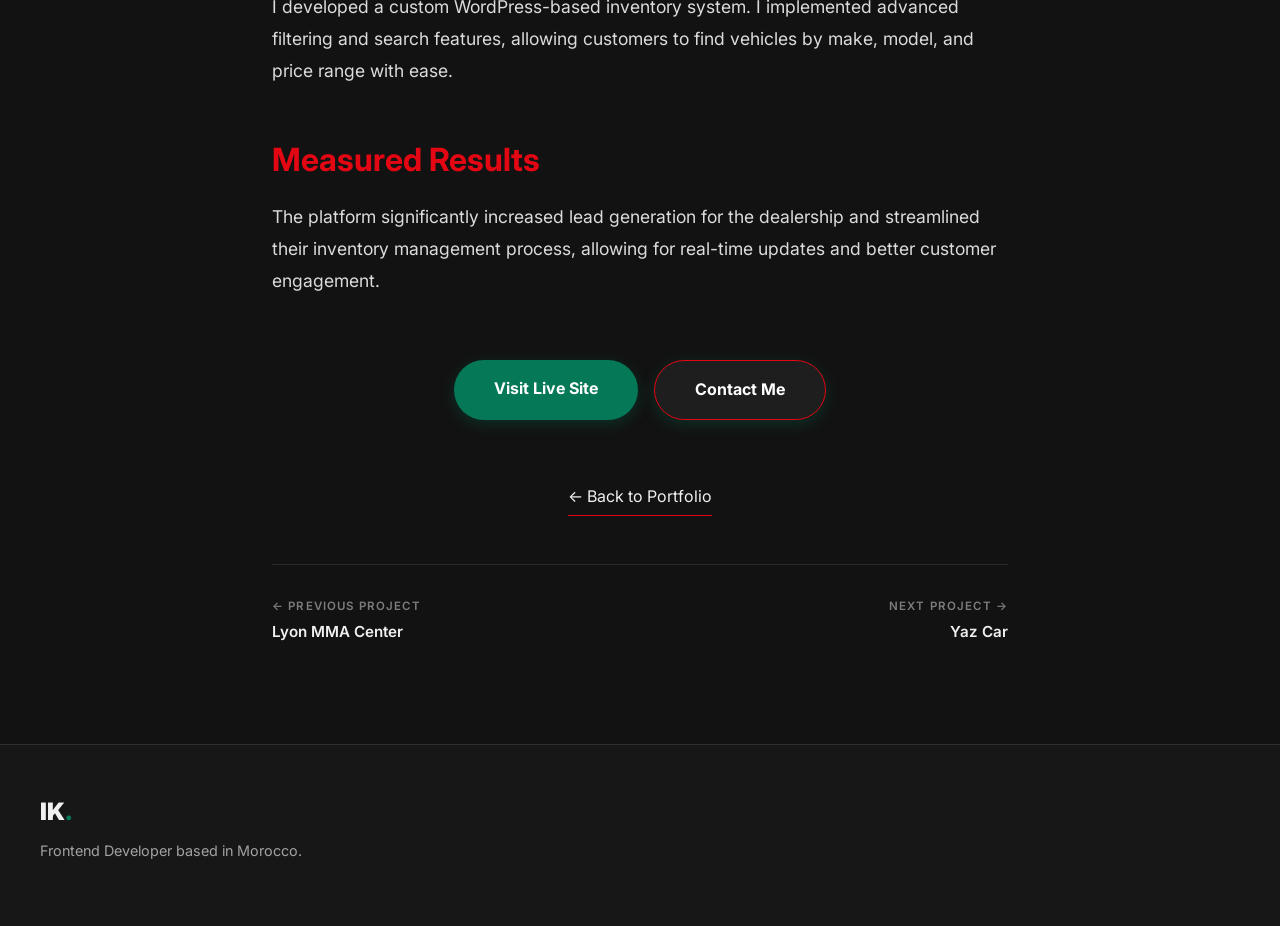
<file: project-alcasserauto.html>
<!DOCTYPE html>
<html lang="en">
<head>
    <meta charset="UTF-8">
    <meta name="viewport" content="width=device-width, initial-scale=1.0">
    <title>Alcasser Auto Case Study | Ismail K.</title>
    <meta name="description" content="A comprehensive automotive inventory platform for a leading car dealership.">
    <!-- Google Fonts: Inter -->
    <link rel="preconnect" href="https://fonts.googleapis.com">
    <link rel="preconnect" href="https://fonts.gstatic.com" crossorigin>
    <link href="https://fonts.googleapis.com/css2?family=Inter:wght@300;400;700;900&display=swap" rel="stylesheet">
    <!-- Custom CSS -->
    <link rel="stylesheet" href="css/index.css">
    <style>
        .case-study-hero { margin: 150px auto 50px; max-width: 1000px; text-align: center; }
        .case-study-hero h1 { font-size: 3.5rem; margin-bottom: 1rem; color: var(--clr-text); }
        .case-study-hero .tagline { font-size: 1.2rem; color: rgba(255,255,255,0.7); }
        .case-study-content { max-width: 800px; margin: 0 auto 100px; padding: 0 2rem; }
        .case-study-content h2 { color: #E30613; margin: 3rem 0 1rem; font-size: 2rem; }
        .case-study-content p { font-size: 1.1rem; margin-bottom: 1.5rem; line-height: 1.8; color: rgba(255,255,255,0.85); }
        
        .summary-grid { display: grid; grid-template-columns: repeat(auto-fit, minmax(200px, 1fr)); gap: 1.5rem; margin: 3rem 0; }
        .summary-item { padding: 2rem; background: var(--clr-glass-bg); border: 1px solid var(--clr-glass-border); border-radius: 15px; }
        .summary-item h3 { color: #E30613; font-size: 1.1rem; margin-bottom: 1rem; }
        
        .back-link { display: inline-block; margin-top: 2rem; color: var(--clr-text); text-decoration: none; border-bottom: 1px solid #E30613; padding-bottom: 5px; transition: color 0.3s; }
        .back-link:hover { color: #E30613; border-color: #E30613; }
    </style>
</head>
<body>
    <div class="cursor"></div>
    <nav class="glass-nav">
        <div class="nav-content">
            <a href="index.html" class="logo">IK<span>.</span></a>
            <ul class="nav-links">
                <li><a href="index.html#work">Work</a></li>
                <li><a href="index.html#about">About</a></li>
                <li><a href="contact.html">Contact</a></li>
            </ul>
        </div>
    </nav>
    <header class="case-study-hero reveal">
        <h1>Alcasser Auto</h1>
        <p class="tagline">Automotive dealership platform specializing in high-quality used vehicles.</p>
        <a href="index.html#work" class="back-link">&larr; Back to Portfolio</a>
    </header>

    <!-- Project Showcase Placeholder -->
    <section class="project-showcase reveal" style="max-width: 1000px; margin: 0 auto 50px; padding: 0 2rem;">
        <img src="images/alcasserauto.png" alt="Alcasser Auto website screenshot" style="width:100%; border-radius:16px; box-shadow: 0 25px 60px rgba(0,0,0,0.5); border: 1px solid var(--clr-glass-border);">
    </section>

    <main class="case-study-content">
        <div class="summary-grid reveal">
            <div class="summary-item">
                <h3>The Hook</h3>
                <p style="margin: 0; font-size: 1rem;">A dynamic automotive catalog for a leading Spanish dealership, featuring a wide inventory of luxury and utility vehicles.</p>
            </div>
            <div class="summary-item">
                <h3>Role & Timeline</h3>
                <p style="margin: 0; font-size: 1rem;"><strong>Role:</strong> Full-Stack Developer<br><strong>Timeframe:</strong> 4 Weeks</p>
            </div>
            <div class="summary-item">
                <h3>The Stack</h3>
                <div class="skill-tags" style="margin: 0;">
                    <span class="tag" style="padding: 0.3rem 0.8rem; font-size: 0.8rem;">WordPress</span>
                    <span class="tag" style="padding: 0.3rem 0.8rem; font-size: 0.8rem;">Elementor</span>
                    <span class="tag" style="padding: 0.3rem 0.8rem; font-size: 0.8rem;">E-commerce</span>
                </div>
            </div>
        </div>
        <div class="reveal">
            <h2>The Business Challenge</h2>
            <p>The client needed a scalable solution to manage their rotating inventory. The goal was to provide a professional, trustworthy platform that makes it easy for customers to browse and inquire about specific vehicles.</p>
        </div>
        <div class="reveal">
            <h2>The Strategic Solution</h2>
            <p>I developed a custom WordPress-based inventory system. I implemented advanced filtering and search features, allowing customers to find vehicles by make, model, and price range with ease.</p>
        </div>
        <div class="reveal">
            <h2>Measured Results</h2>
            <p>The platform significantly increased lead generation for the dealership and streamlined their inventory management process, allowing for real-time updates and better customer engagement.</p>
        </div>
        <div style="text-align: center; margin-top: 4rem; display: flex; flex-direction: column; align-items: center; gap: 2rem;" class="reveal">
            <div style="display: flex; gap: 1rem; justify-content: center; flex-wrap: wrap;">
                <a href="https://alcasserauto.com" target="_blank" class="btn magnetic-btn">Visit Live Site</a>
                <a href="contact.html" class="btn magnetic-btn" style="background: var(--clr-glass-bg); border: 1px solid #E30613;">Contact Me</a>
            </div>
            <a href="index.html#work" class="back-link">&larr; Back to Portfolio</a>
        </div>
        <nav class="case-study-nav reveal">
            <a href="project-lyonmma.html">
                <span class="nav-label">&larr; Previous Project</span>
                <span class="nav-title">Lyon MMA Center</span>
            </a>
            <a href="project-yaz.html">
                <span class="nav-label">Next Project &rarr;</span>
                <span class="nav-title">Yaz Car</span>
            </a>
        </nav>
    </main>
    <footer class="site-footer">
        <div class="footer-content">
            <div class="footer-logo">
                <a href="index.html" class="logo">IK<span>.</span></a>
                <p>Frontend Developer based in Morocco.</p>
            </div>
        </div>
    </footer>
    <script src="js/index.js"></script>
</body>
</html>
</file>
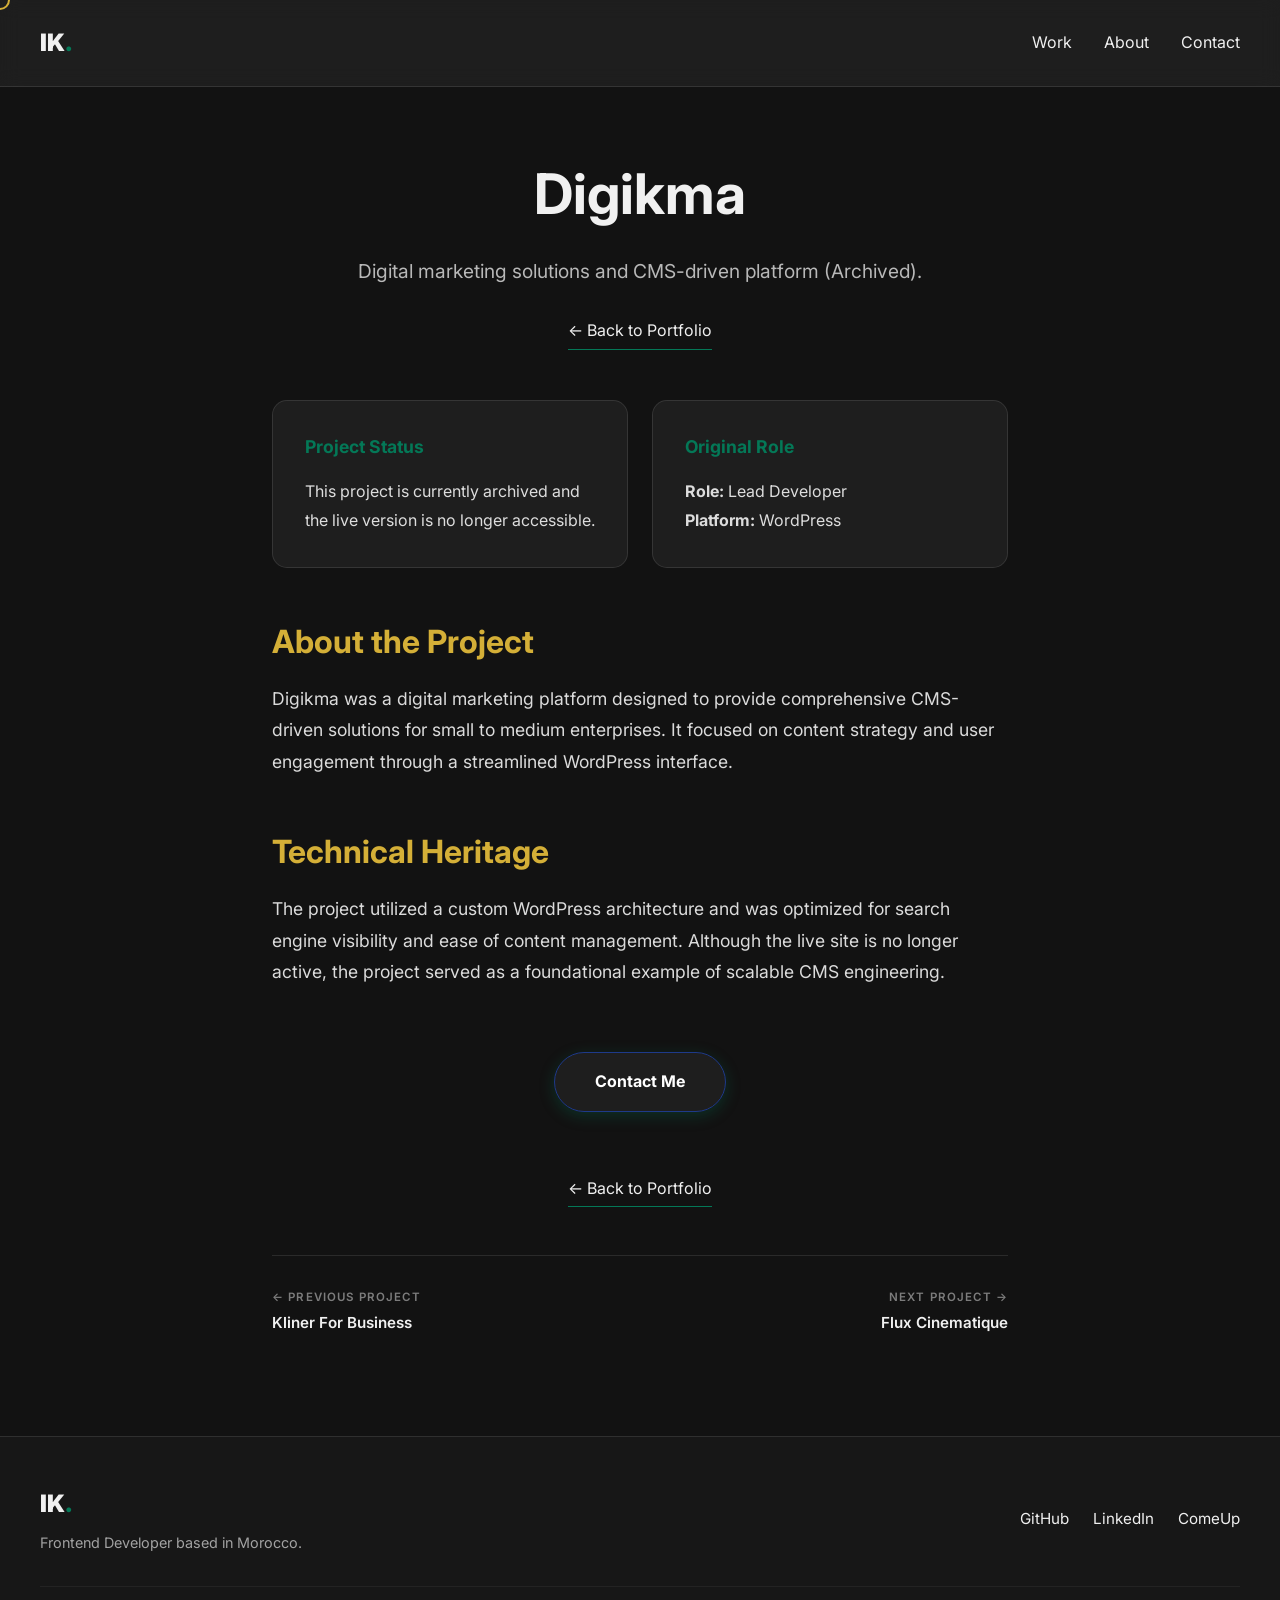
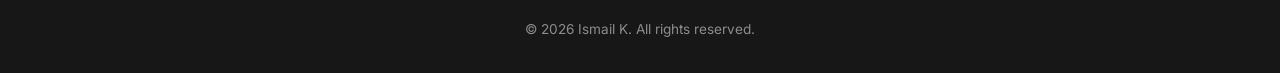
<file: project-digikma.html>
<!DOCTYPE html>
<html lang="en">
<head>
    <meta charset="UTF-8">
    <meta name="viewport" content="width=device-width, initial-scale=1.0">
    <title>Digikma Case Study | Ismail K.</title>
    <meta name="description" content="A CMS-driven website offering digital marketing solutions and services.">
    <meta name="robots" content="index, follow">
    <meta property="og:title" content="Digikma Case Study | Ismail K.">
    <meta property="og:description" content="CMS-driven digital marketing platform built with WordPress.">
    <meta property="og:image" content="https://ismailkraou.github.io/images/og-preview.png">
    <meta property="og:url" content="https://ismailkraou.github.io/project-digikma.html">
    <meta name="twitter:card" content="summary_large_image">
    <link rel="icon" type="image/svg+xml" href="favicon.svg">
    <!-- Google Fonts: Inter -->
    <link rel="preconnect" href="https://fonts.googleapis.com">
    <link rel="preconnect" href="https://fonts.gstatic.com" crossorigin>
    <link href="https://fonts.googleapis.com/css2?family=Inter:wght@300;400;700;900&display=swap" rel="stylesheet">
    <!-- Custom CSS -->
    <link rel="stylesheet" href="css/index.css">
    <style>
        .case-study-hero { margin: 150px auto 50px; max-width: 1000px; text-align: center; }
        .case-study-hero h1 { font-size: 3.5rem; margin-bottom: 1rem; color: var(--clr-text); }
        .case-study-hero .tagline { font-size: 1.2rem; color: rgba(255,255,255,0.7); }
        .case-study-content { max-width: 800px; margin: 0 auto 100px; padding: 0 2rem; }
        .case-study-content h2 { color: var(--clr-accent-gold); margin: 3rem 0 1rem; font-size: 2rem; }
        .case-study-content p { font-size: 1.1rem; margin-bottom: 1.5rem; line-height: 1.8; color: rgba(255,255,255,0.85); }
        
        .summary-grid { display: grid; grid-template-columns: repeat(auto-fit, minmax(200px, 1fr)); gap: 1.5rem; margin: 3rem 0; }
        .summary-item { padding: 2rem; background: var(--clr-glass-bg); border: 1px solid var(--clr-glass-border); border-radius: 15px; }
        .summary-item h3 { color: var(--clr-accent-emerald); font-size: 1.1rem; margin-bottom: 1rem; }
        
        .back-link { display: inline-block; margin-top: 2rem; color: var(--clr-text); text-decoration: none; border-bottom: 1px solid var(--clr-accent-emerald); padding-bottom: 5px; transition: color 0.3s; }
        .back-link:hover { color: var(--clr-accent-gold); border-color: var(--clr-accent-gold); }
    </style>
</head>
<body>
    <!-- Custom Cursor -->
    <div class="cursor"></div>

    <!-- Navigation -->
    <nav class="glass-nav">
        <div class="nav-content">
            <a href="index.html" class="logo">IK<span>.</span></a>
            <button class="mobile-toggle" aria-label="Toggle navigation">
                <svg viewBox="0 0 24 24" width="28" height="28" stroke="currentColor" stroke-width="2" fill="none" stroke-linecap="round" stroke-linejoin="round" class="menu-icon"><line x1="3" y1="12" x2="21" y2="12"></line><line x1="3" y1="6" x2="21" y2="6"></line><line x1="3" y1="18" x2="21" y2="18"></line></svg>
                <svg viewBox="0 0 24 24" width="28" height="28" stroke="currentColor" stroke-width="2" fill="none" stroke-linecap="round" stroke-linejoin="round" class="close-icon" style="display: none;"><line x1="18" y1="6" x2="6" y2="18"></line><line x1="6" y1="6" x2="18" y2="18"></line></svg>
            </button>
            <ul class="nav-links">
                <li><a href="index.html#work">Work</a></li>
                <li><a href="index.html#about">About</a></li>
                <li><a href="contact.html">Contact</a></li>
            </ul>
        </div>
    </nav>

    <!-- Case Study Hero -->
    <header class="case-study-hero reveal">
        <h1>Digikma</h1>
        <p class="tagline">Digital marketing solutions and CMS-driven platform (Archived).</p>
        <a href="index.html#work" class="back-link">&larr; Back to Portfolio</a>
    </header>

    <main class="case-study-content">
        <div class="summary-grid reveal">
            <div class="summary-item">
                <h3>Project Status</h3>
                <p style="margin: 0; font-size: 1rem;">This project is currently archived and the live version is no longer accessible.</p>
            </div>
            <div class="summary-item">
                <h3>Original Role</h3>
                <p style="margin: 0; font-size: 1rem;"><strong>Role:</strong> Lead Developer<br><strong>Platform:</strong> WordPress</p>
            </div>
        </div>

        <div class="reveal">
            <h2>About the Project</h2>
            <p>Digikma was a digital marketing platform designed to provide comprehensive CMS-driven solutions for small to medium enterprises. It focused on content strategy and user engagement through a streamlined WordPress interface.</p>
        </div>

        <div class="reveal">
            <h2>Technical Heritage</h2>
            <p>The project utilized a custom WordPress architecture and was optimized for search engine visibility and ease of content management. Although the live site is no longer active, the project served as a foundational example of scalable CMS engineering.</p>
        </div>
        
        <div style="text-align: center; margin-top: 4rem; display: flex; flex-direction: column; align-items: center; gap: 2rem;" class="reveal">
            <div style="display: flex; gap: 1rem; justify-content: center; flex-wrap: wrap;">
                <a href="contact.html" class="btn magnetic-btn" style="background: var(--clr-glass-bg); border: 1px solid #1e3a8a;">Contact Me</a>
            </div>
            <a href="index.html#work" class="back-link">&larr; Back to Portfolio</a>
        </div>
        <nav class="case-study-nav reveal">
            <a href="project-kliner.html">
                <span class="nav-label">&larr; Previous Project</span>
                <span class="nav-title">Kliner For Business</span>
            </a>
            <a href="project-flux.html">
                <span class="nav-label">Next Project &rarr;</span>
                <span class="nav-title">Flux Cinematique</span>
            </a>
        </nav>
    </main>

    <footer class="site-footer">
        <div class="footer-content">
            <div class="footer-logo">
                <a href="index.html" class="logo">IK<span>.</span></a>
                <p>Frontend Developer based in Morocco.</p>
            </div>
            <div class="footer-social">
                <a href="https://github.com/ismailkraou" target="_blank" rel="noopener noreferrer">GitHub</a>
                <a href="https://www.linkedin.com/in/ismailkraou/" target="_blank" rel="noopener noreferrer">LinkedIn</a>
                <a href="https://comeup.com/fr/@ismailk" target="_blank" rel="noopener noreferrer">ComeUp</a>
            </div>
        </div>
        <div class="footer-bottom">
            <p>&copy; 2026 Ismail K. All rights reserved.</p>
        </div>
    </footer>

    <script src="js/index.js"></script>
</body>
</html>
</file>
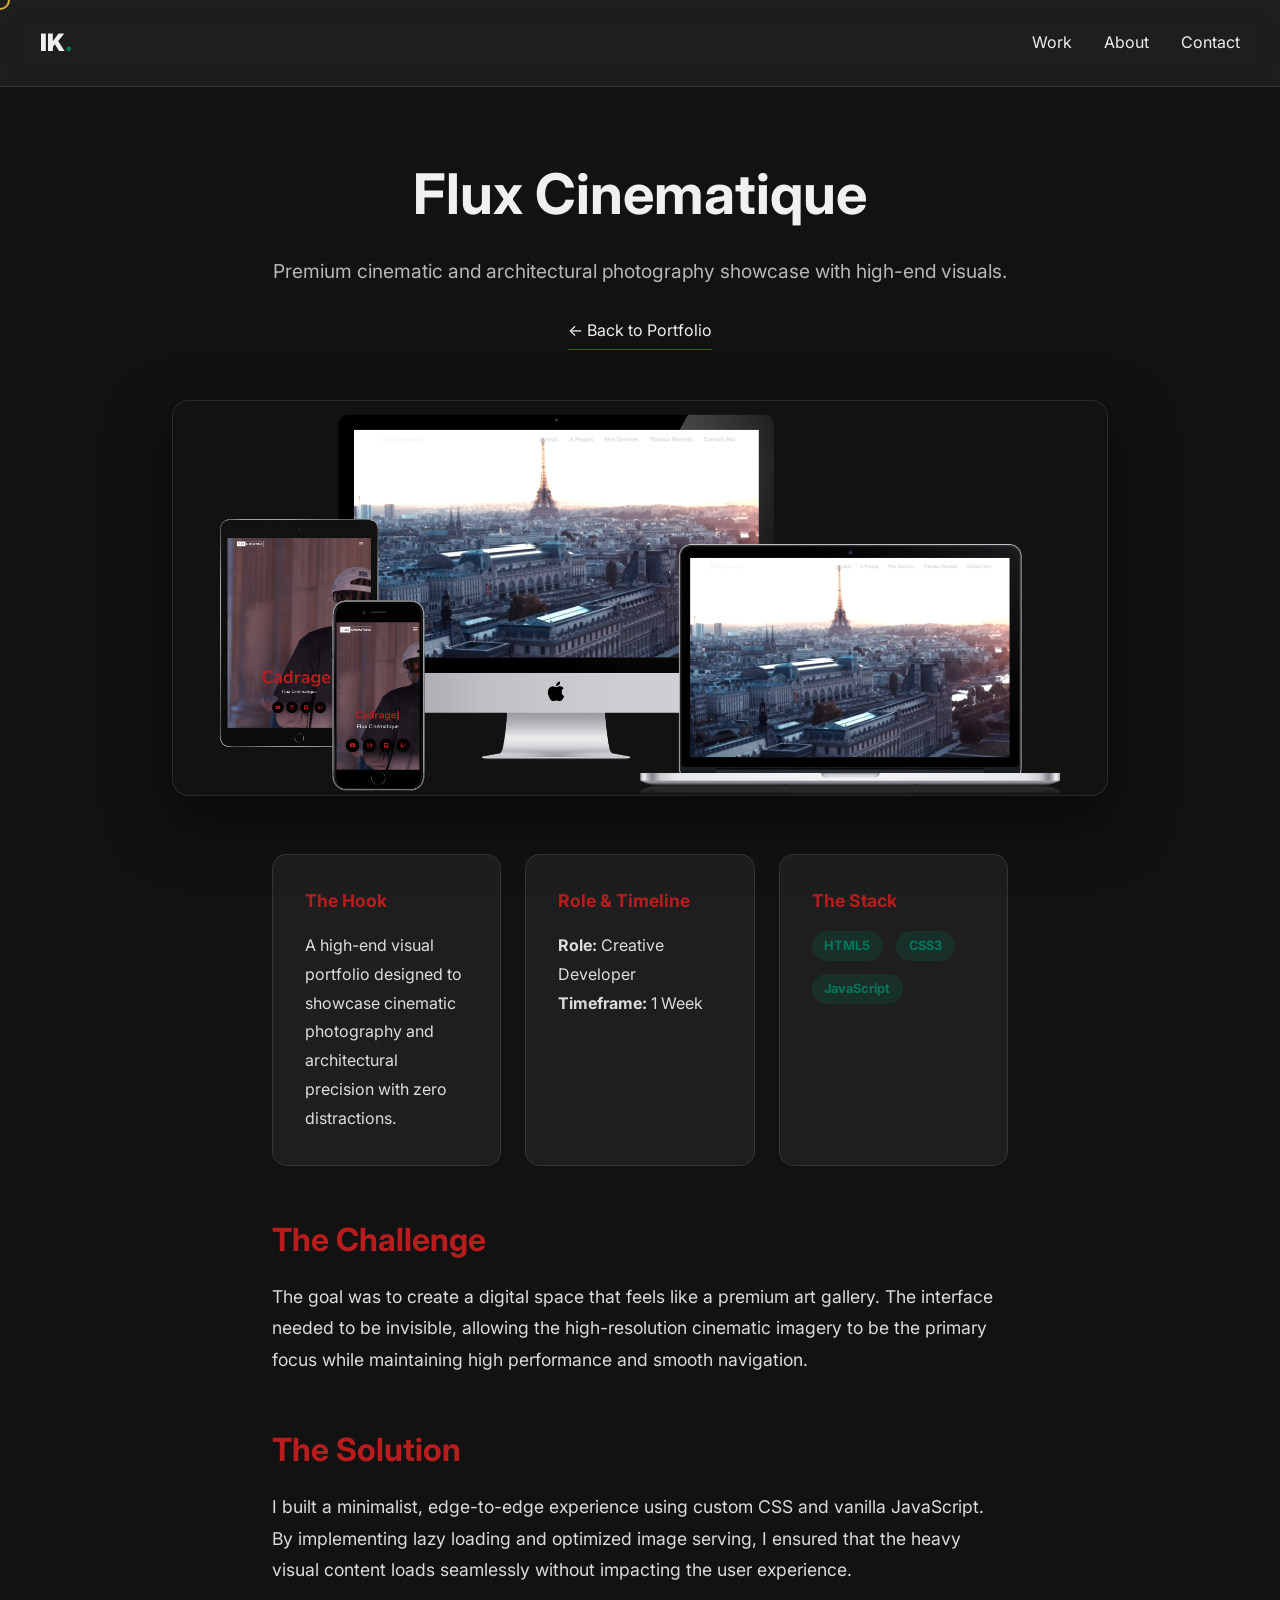
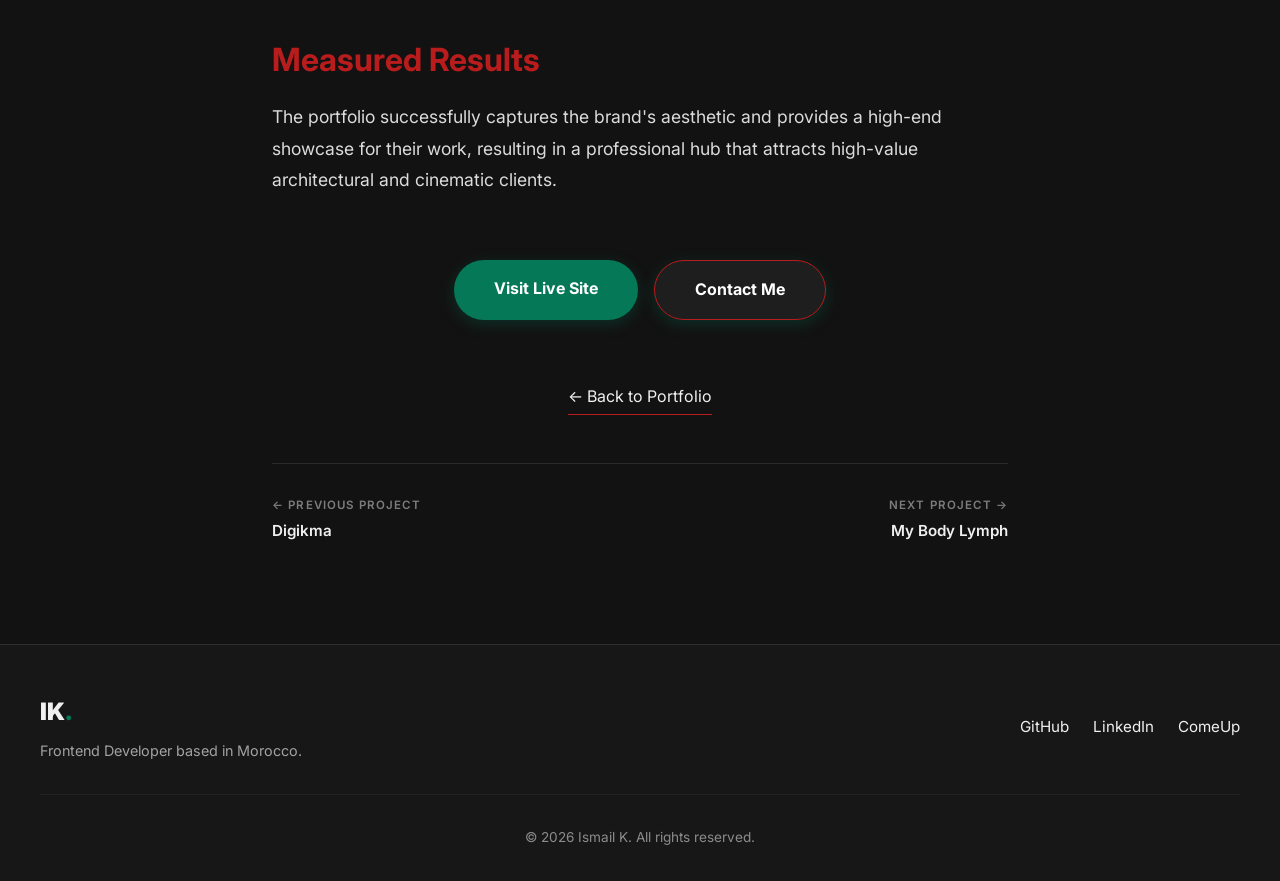
<file: project-flux.html>
<!DOCTYPE html>
<html lang="en">
<head>
    <meta charset="UTF-8">
    <meta name="viewport" content="width=device-width, initial-scale=1.0">
    <title>Flux Cinematique Case Study | Ismail K.</title>
    <meta name="description" content="A responsive website for premium cinematic and architectural photography, designed using modern CSS and JS.">
    <meta name="robots" content="index, follow">
    <meta property="og:title" content="Flux Cinematique Case Study | Ismail K.">
    <meta property="og:description" content="Premium cinematic photography showcase with high-end visual precision.">
    <meta property="og:image" content="https://ismailkraou.github.io/images/og-preview.png">
    <meta property="og:url" content="https://ismailkraou.github.io/project-flux.html">
    <meta name="twitter:card" content="summary_large_image">
    <link rel="icon" type="image/svg+xml" href="favicon.svg">
    <!-- Google Fonts: Inter -->
    <link rel="preconnect" href="https://fonts.googleapis.com">
    <link rel="preconnect" href="https://fonts.gstatic.com" crossorigin>
    <link href="https://fonts.googleapis.com/css2?family=Inter:wght@300;400;700;900&display=swap" rel="stylesheet">
    <!-- Custom CSS -->
    <link rel="stylesheet" href="css/index.css">
    <style>
        .case-study-hero { margin: 150px auto 50px; max-width: 1000px; text-align: center; }
        .case-study-hero h1 { font-size: 3.5rem; margin-bottom: 1rem; color: var(--clr-text); }
        .case-study-hero .tagline { font-size: 1.2rem; color: rgba(255,255,255,0.7); }
        .case-study-content { max-width: 800px; margin: 0 auto 100px; padding: 0 2rem; }
        .case-study-content h2 { color: #b91c1c; margin: 3rem 0 1rem; font-size: 2rem; }
        .case-study-content p { font-size: 1.1rem; margin-bottom: 1.5rem; line-height: 1.8; color: rgba(255,255,255,0.85); }
        
        .summary-grid { display: grid; grid-template-columns: repeat(auto-fit, minmax(200px, 1fr)); gap: 1.5rem; margin: 3rem 0; }
        .summary-item { padding: 2rem; background: var(--clr-glass-bg); border: 1px solid var(--clr-glass-border); border-radius: 15px; }
        .summary-item h3 { color: #b91c1c; font-size: 1.1rem; margin-bottom: 1rem; }
        
        .back-link { display: inline-block; margin-top: 2rem; color: var(--clr-text); text-decoration: none; border-bottom: 1px solid #b91c1c; padding-bottom: 5px; transition: color 0.3s; }
        .back-link:hover { color: #b91c1c; border-color: #b91c1c; }
    </style>
</head>
<body>
    <!-- Custom Cursor -->
    <div class="cursor"></div>

    <!-- Navigation -->
    <nav class="glass-nav">
        <div class="nav-content">
            <a href="index.html" class="logo">IK<span>.</span></a>
            <button class="mobile-toggle" aria-label="Toggle navigation">
                <svg viewBox="0 0 24 24" width="28" height="28" stroke="currentColor" stroke-width="2" fill="none" stroke-linecap="round" stroke-linejoin="round" class="menu-icon"><line x1="3" y1="12" x2="21" y2="12"></line><line x1="3" y1="6" x2="21" y2="6"></line><line x1="3" y1="18" x2="21" y2="18"></line></svg>
                <svg viewBox="0 0 24 24" width="28" height="28" stroke="currentColor" stroke-width="2" fill="none" stroke-linecap="round" stroke-linejoin="round" class="close-icon" style="display: none;"><line x1="18" y1="6" x2="6" y2="18"></line><line x1="6" y1="6" x2="18" y2="18"></line></svg>
            </button>
            <ul class="nav-links">
                <li><a href="index.html#work">Work</a></li>
                <li><a href="index.html#about">About</a></li>
                <li><a href="contact.html">Contact</a></li>
            </ul>
        </div>
    </nav>

    <!-- Case Study Hero -->
    <header class="case-study-hero reveal">
        <h1>Flux Cinematique</h1>
        <p class="tagline">Premium cinematic and architectural photography showcase with high-end visuals.</p>
        <a href="index.html#work" class="back-link">&larr; Back to Portfolio</a>
    </header>

    <!-- Project Showcase Placeholder -->
    <section class="project-showcase reveal" style="max-width: 1000px; margin: 0 auto 50px; padding: 0 2rem;">
        <img src="images/flux.png" alt="Flux Cinematique website screenshot" style="width:100%; border-radius:16px; box-shadow: 0 25px 60px rgba(0,0,0,0.5); border: 1px solid var(--clr-glass-border);">
    </section>

    <main class="case-study-content">
        <div class="summary-grid reveal">
            <div class="summary-item">
                <h3>The Hook</h3>
                <p style="margin: 0; font-size: 1rem;">A high-end visual portfolio designed to showcase cinematic photography and architectural precision with zero distractions.</p>
            </div>
            <div class="summary-item">
                <h3>Role & Timeline</h3>
                <p style="margin: 0; font-size: 1rem;"><strong>Role:</strong> Creative Developer<br><strong>Timeframe:</strong> 1 Week</p>
            </div>
            <div class="summary-item">
                <h3>The Stack</h3>
                <div class="skill-tags" style="margin: 0;">
                    <span class="tag" style="padding: 0.3rem 0.8rem; font-size: 0.8rem;">HTML5</span>
                    <span class="tag" style="padding: 0.3rem 0.8rem; font-size: 0.8rem;">CSS3</span>
                    <span class="tag" style="padding: 0.3rem 0.8rem; font-size: 0.8rem;">JavaScript</span>
                </div>
            </div>
        </div>
        <div class="reveal">
            <h2>The Challenge</h2>
            <p>The goal was to create a digital space that feels like a premium art gallery. The interface needed to be invisible, allowing the high-resolution cinematic imagery to be the primary focus while maintaining high performance and smooth navigation.</p>
        </div>
        <div class="reveal">
            <h2>The Solution</h2>
            <p>I built a minimalist, edge-to-edge experience using custom CSS and vanilla JavaScript. By implementing lazy loading and optimized image serving, I ensured that the heavy visual content loads seamlessly without impacting the user experience.</p>
        </div>
        <div class="reveal">
            <h2>Measured Results</h2>
            <p>The portfolio successfully captures the brand's aesthetic and provides a high-end showcase for their work, resulting in a professional hub that attracts high-value architectural and cinematic clients.</p>
        </div>
        <div style="text-align: center; margin-top: 4rem; display: flex; flex-direction: column; align-items: center; gap: 2rem;" class="reveal">
            <div style="display: flex; gap: 1rem; justify-content: center; flex-wrap: wrap;">
                <a href="https://ismailkraou.github.io/flux/" target="_blank" class="btn magnetic-btn">Visit Live Site</a>
                <a href="contact.html" class="btn magnetic-btn" style="background: var(--clr-glass-bg); border: 1px solid #b91c1c;">Contact Me</a>
            </div>
            <a href="index.html#work" class="back-link">&larr; Back to Portfolio</a>
        </div>
        <nav class="case-study-nav reveal">
            <a href="project-digikma.html">
                <span class="nav-label">&larr; Previous Project</span>
                <span class="nav-title">Digikma</span>
            </a>
            <a href="project-mybodylymph.html">
                <span class="nav-label">Next Project &rarr;</span>
                <span class="nav-title">My Body Lymph</span>
            </a>
        </nav>
    </main>

    <footer class="site-footer">
        <div class="footer-content">
            <div class="footer-logo">
                <a href="index.html" class="logo">IK<span>.</span></a>
                <p>Frontend Developer based in Morocco.</p>
            </div>
            <div class="footer-social">
                <a href="https://github.com/ismailkraou" target="_blank" rel="noopener noreferrer">GitHub</a>
                <a href="https://www.linkedin.com/in/ismailkraou/" target="_blank" rel="noopener noreferrer">LinkedIn</a>
                <a href="https://comeup.com/fr/@ismailk" target="_blank" rel="noopener noreferrer">ComeUp</a>
            </div>
        </div>
        <div class="footer-bottom">
            <p>&copy; 2026 Ismail K. All rights reserved.</p>
        </div>
    </footer>

    <script src="js/index.js"></script>
</body>
</html>
</file>
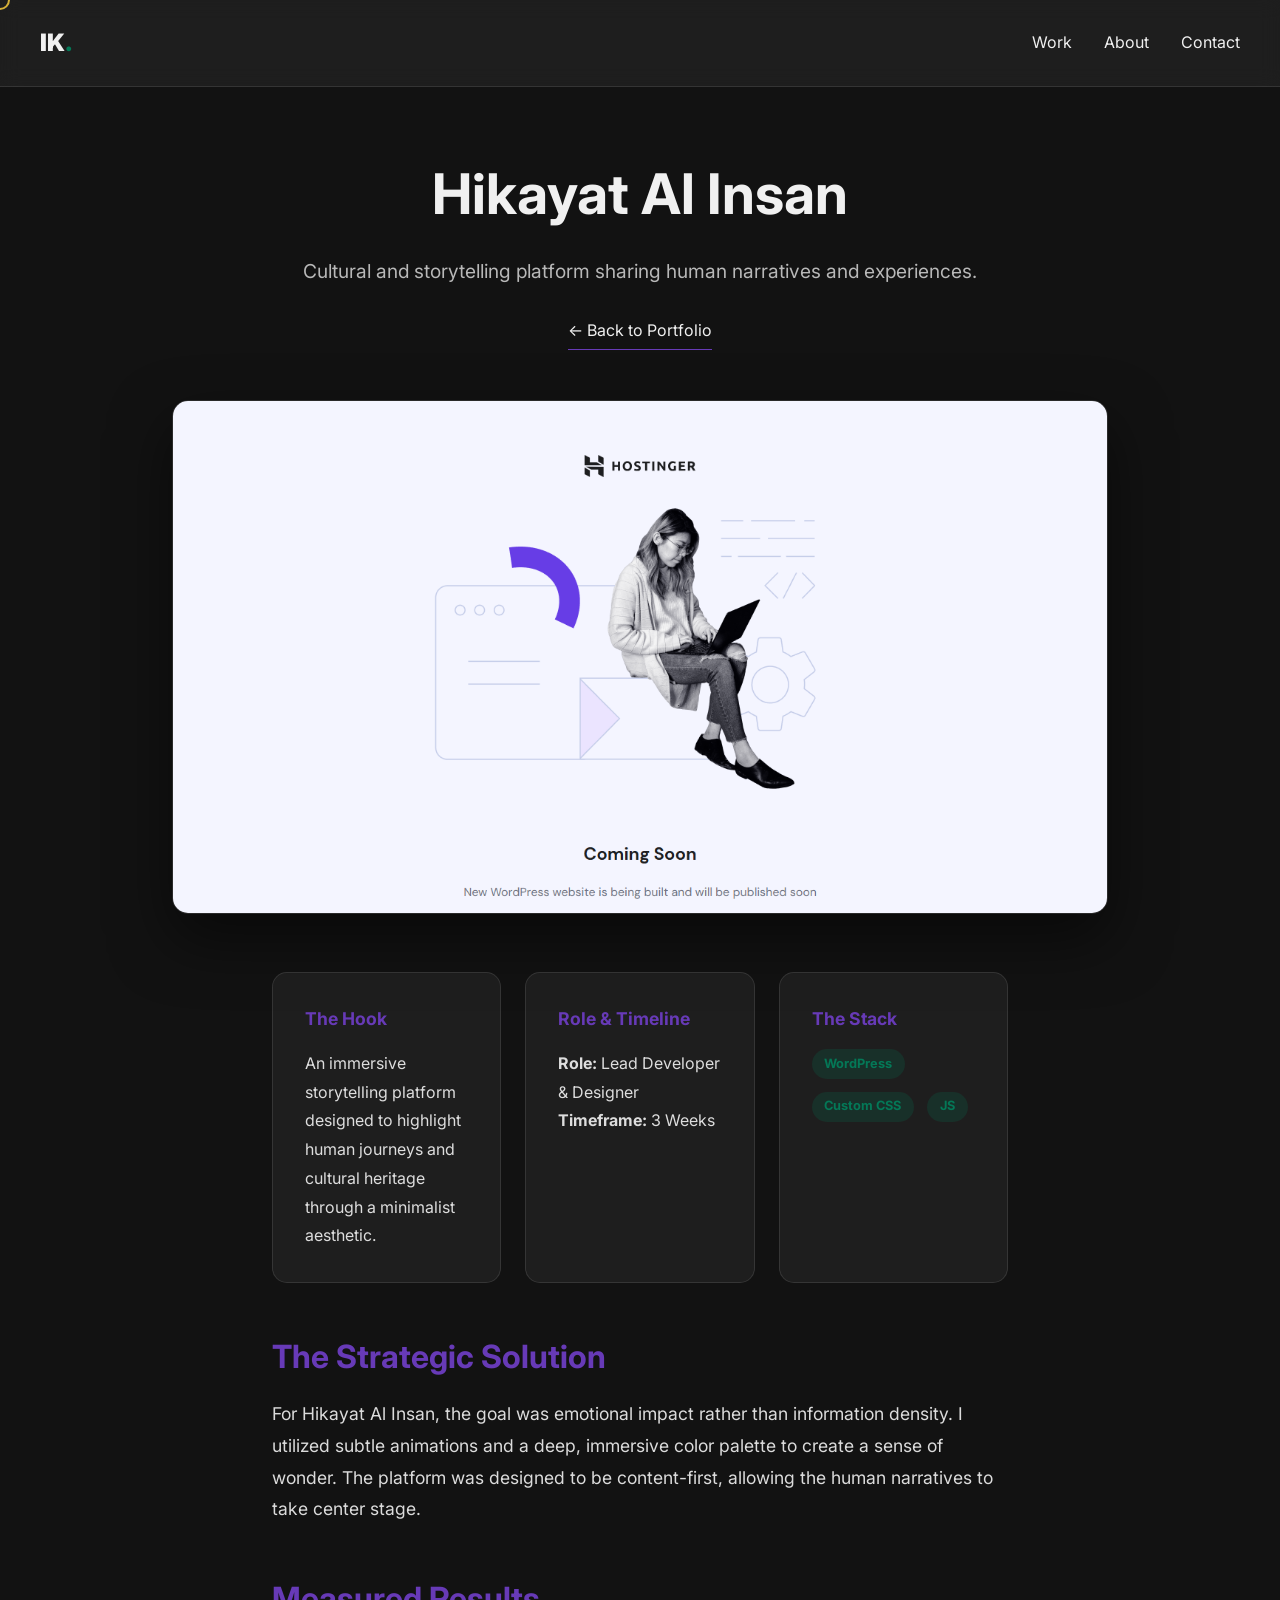
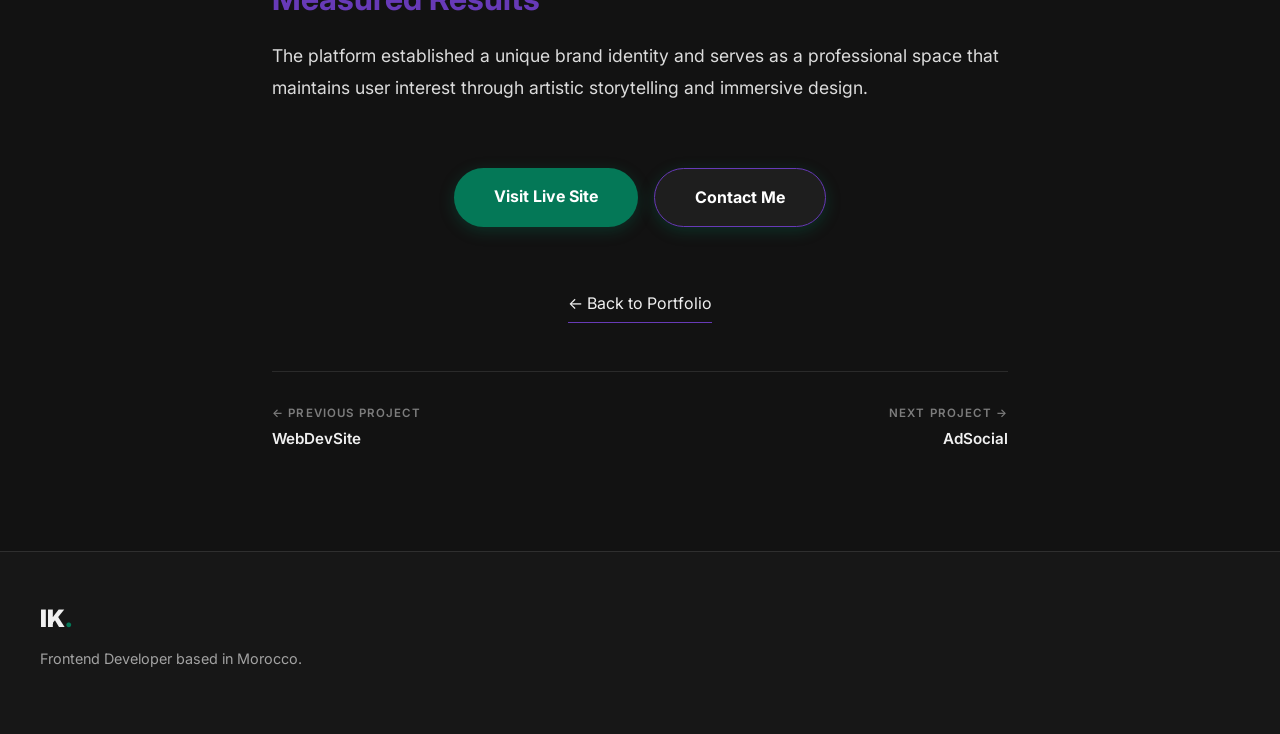
<file: project-hikayat.html>
<!DOCTYPE html>
<html lang="en">
<head>
    <meta charset="UTF-8">
    <meta name="viewport" content="width=device-width, initial-scale=1.0">
    <title>Hikayat Al Insan Case Study | Ismail K.</title>
    <meta name="description" content="A minimalist Coming Soon platform for an artistic storytelling project.">
    <!-- Google Fonts: Inter -->
    <link rel="preconnect" href="https://fonts.googleapis.com">
    <link rel="preconnect" href="https://fonts.gstatic.com" crossorigin>
    <link href="https://fonts.googleapis.com/css2?family=Inter:wght@300;400;700;900&display=swap" rel="stylesheet">
    <!-- Custom CSS -->
    <link rel="stylesheet" href="css/index.css">
    <style>
        .case-study-hero { margin: 150px auto 50px; max-width: 1000px; text-align: center; }
        .case-study-hero h1 { font-size: 3.5rem; margin-bottom: 1rem; color: var(--clr-text); }
        .case-study-hero .tagline { font-size: 1.2rem; color: rgba(255,255,255,0.7); }
        .case-study-content { max-width: 800px; margin: 0 auto 100px; padding: 0 2rem; }
        .case-study-content h2 { color: #673AB7; margin: 3rem 0 1rem; font-size: 2rem; }
        .case-study-content p { font-size: 1.1rem; margin-bottom: 1.5rem; line-height: 1.8; color: rgba(255,255,255,0.85); }
        
        .summary-grid { display: grid; grid-template-columns: repeat(auto-fit, minmax(200px, 1fr)); gap: 1.5rem; margin: 3rem 0; }
        .summary-item { padding: 2rem; background: var(--clr-glass-bg); border: 1px solid var(--clr-glass-border); border-radius: 15px; }
        .summary-item h3 { color: #673AB7; font-size: 1.1rem; margin-bottom: 1rem; }
        
        .back-link { display: inline-block; margin-top: 2rem; color: var(--clr-text); text-decoration: none; border-bottom: 1px solid #673AB7; padding-bottom: 5px; transition: color 0.3s; }
        .back-link:hover { color: #673AB7; border-color: #673AB7; }
    </style>
</head>
<body>
    <div class="cursor"></div>
    <nav class="glass-nav">
        <div class="nav-content">
            <a href="index.html" class="logo">IK<span>.</span></a>
            <ul class="nav-links">
                <li><a href="index.html#work">Work</a></li>
                <li><a href="index.html#about">About</a></li>
                <li><a href="contact.html">Contact</a></li>
            </ul>
        </div>
    </nav>
    <header class="case-study-hero reveal">
        <h1>Hikayat Al Insan</h1>
        <p class="tagline">Cultural and storytelling platform sharing human narratives and experiences.</p>
        <a href="index.html#work" class="back-link">&larr; Back to Portfolio</a>
    </header>

    <!-- Project Showcase Placeholder -->
    <section class="project-showcase reveal" style="max-width: 1000px; margin: 0 auto 50px; padding: 0 2rem;">
        <img src="images/hikayat.png" alt="Hikayat Al Insan website screenshot" style="width:100%; border-radius:16px; box-shadow: 0 25px 60px rgba(0,0,0,0.5); border: 1px solid var(--clr-glass-border);">
    </section>

    <main class="case-study-content">
        <div class="summary-grid reveal">
            <div class="summary-item">
                <h3>The Hook</h3>
                <p style="margin: 0; font-size: 1rem;">An immersive storytelling platform designed to highlight human journeys and cultural heritage through a minimalist aesthetic.</p>
            </div>
            <div class="summary-item">
                <h3>Role & Timeline</h3>
                <p style="margin: 0; font-size: 1rem;"><strong>Role:</strong> Lead Developer & Designer<br><strong>Timeframe:</strong> 3 Weeks</p>
            </div>
            <div class="summary-item">
                <h3>The Stack</h3>
                <div class="skill-tags" style="margin: 0;">
                    <span class="tag" style="padding: 0.3rem 0.8rem; font-size: 0.8rem;">WordPress</span>
                    <span class="tag" style="padding: 0.3rem 0.8rem; font-size: 0.8rem;">Custom CSS</span>
                    <span class="tag" style="padding: 0.3rem 0.8rem; font-size: 0.8rem;">JS</span>
                </div>
            </div>
        </div>
        <div class="reveal">
            <h2>The Strategic Solution</h2>
            <p>For Hikayat Al Insan, the goal was emotional impact rather than information density. I utilized subtle animations and a deep, immersive color palette to create a sense of wonder. The platform was designed to be content-first, allowing the human narratives to take center stage.</p>
        </div>
        <div class="reveal">
            <h2>Measured Results</h2>
            <p>The platform established a unique brand identity and serves as a professional space that maintains user interest through artistic storytelling and immersive design.</p>
        </div>
        <div style="text-align: center; margin-top: 4rem; display: flex; flex-direction: column; align-items: center; gap: 2rem;" class="reveal">
            <div style="display: flex; gap: 1rem; justify-content: center; flex-wrap: wrap;">
                <a href="https://hikayatalinsan.com/" target="_blank" class="btn magnetic-btn">Visit Live Site</a>
                <a href="contact.html" class="btn magnetic-btn" style="background: var(--clr-glass-bg); border: 1px solid #673AB7;">Contact Me</a>
            </div>
            <a href="index.html#work" class="back-link">&larr; Back to Portfolio</a>
        </div>
        <nav class="case-study-nav reveal">
            <a href="project-webdevsite.html">
                <span class="nav-label">&larr; Previous Project</span>
                <span class="nav-title">WebDevSite</span>
            </a>
            <a href="project-adsocial.html">
                <span class="nav-label">Next Project &rarr;</span>
                <span class="nav-title">AdSocial</span>
            </a>
        </nav>
    </main>
    <footer class="site-footer">
        <div class="footer-content">
            <div class="footer-logo">
                <a href="index.html" class="logo">IK<span>.</span></a>
                <p>Frontend Developer based in Morocco.</p>
            </div>
        </div>
    </footer>
    <script src="js/index.js"></script>
</body>
</html>
</file>
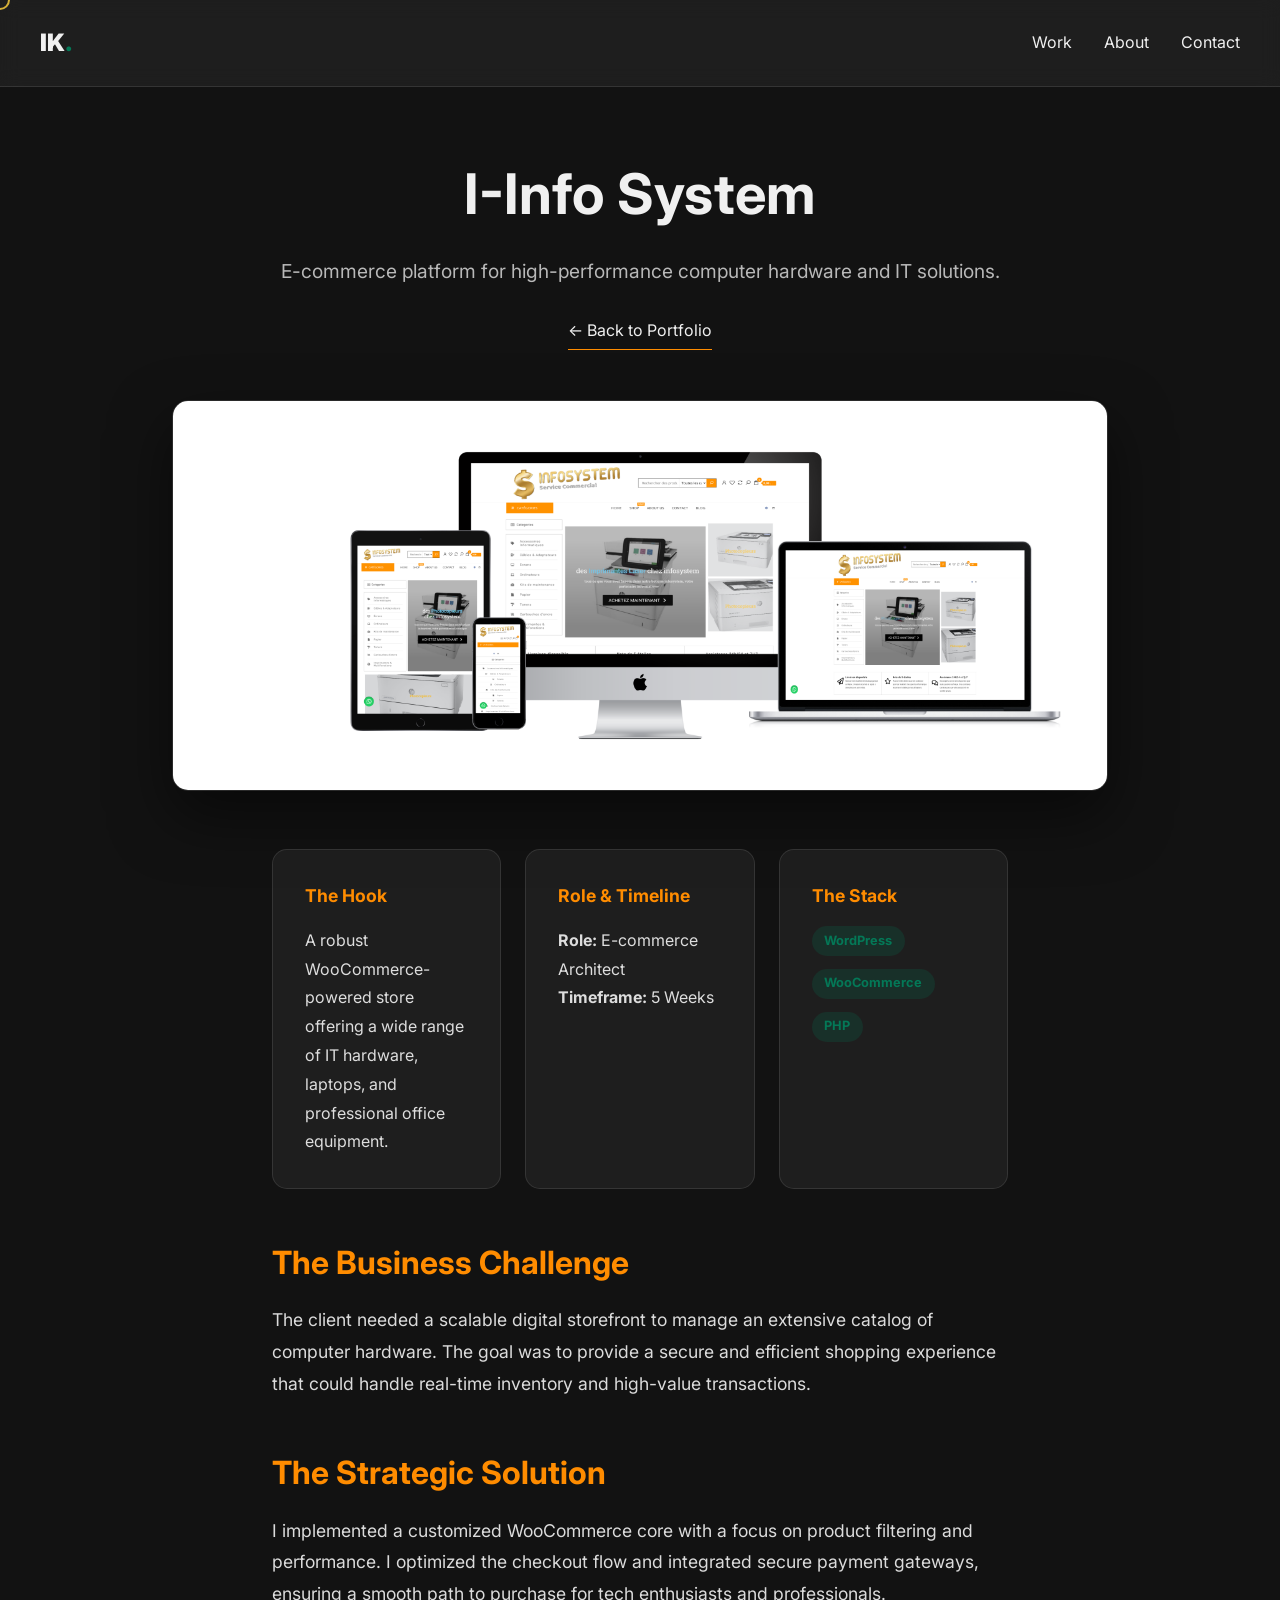
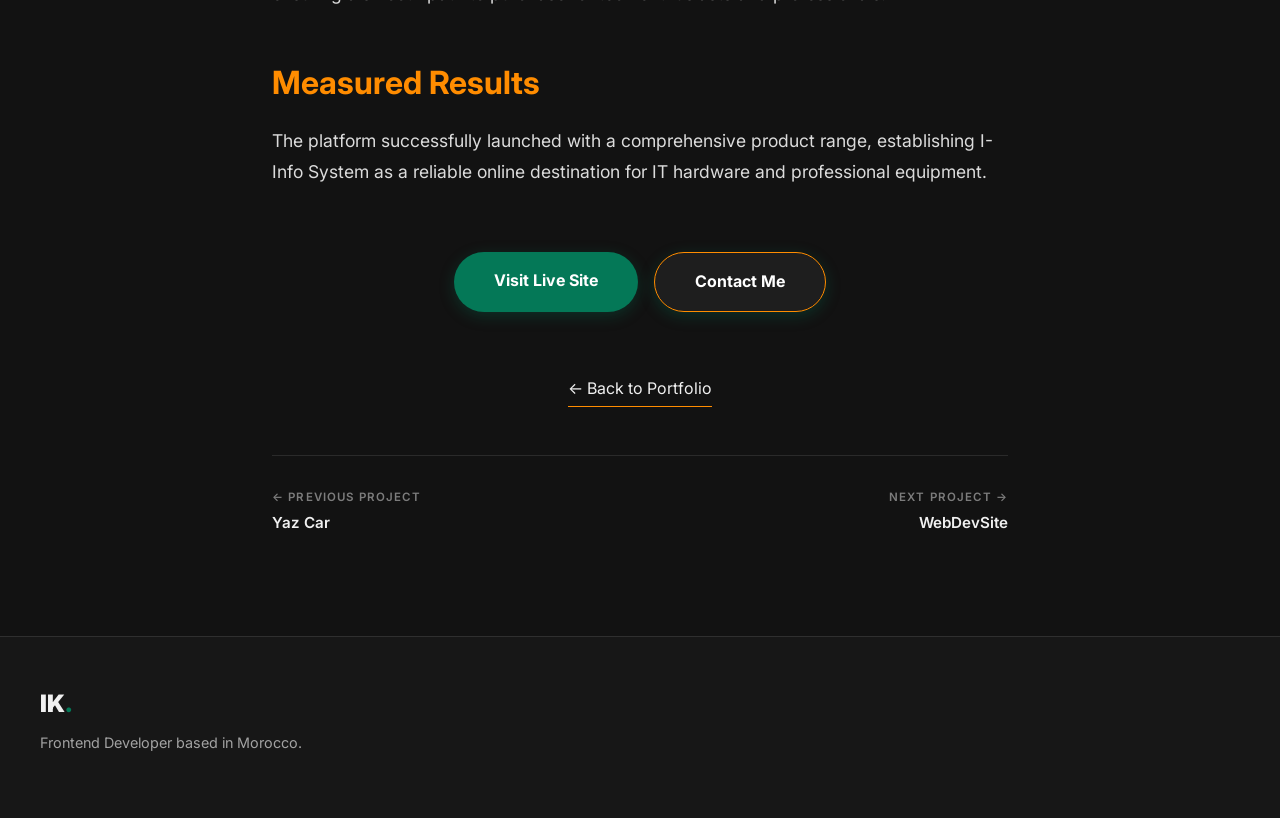
<file: project-infosystem.html>
<!DOCTYPE html>
<html lang="en">
<head>
    <meta charset="UTF-8">
    <meta name="viewport" content="width=device-width, initial-scale=1.0">
    <title>I-Info System Case Study | Ismail K.</title>
    <meta name="description" content="A robust e-commerce solution for IT and electronics, powered by WooCommerce.">
    <!-- Google Fonts: Inter -->
    <link rel="preconnect" href="https://fonts.googleapis.com">
    <link rel="preconnect" href="https://fonts.gstatic.com" crossorigin>
    <link href="https://fonts.googleapis.com/css2?family=Inter:wght@300;400;700;900&display=swap" rel="stylesheet">
    <!-- Custom CSS -->
    <link rel="stylesheet" href="css/index.css">
    <style>
        .case-study-hero { margin: 150px auto 50px; max-width: 1000px; text-align: center; }
        .case-study-hero h1 { font-size: 3.5rem; margin-bottom: 1rem; color: var(--clr-text); }
        .case-study-hero .tagline { font-size: 1.2rem; color: rgba(255,255,255,0.7); }
        .case-study-content { max-width: 800px; margin: 0 auto 100px; padding: 0 2rem; }
        .case-study-content h2 { color: #FF8C00; margin: 3rem 0 1rem; font-size: 2rem; }
        .case-study-content p { font-size: 1.1rem; margin-bottom: 1.5rem; line-height: 1.8; color: rgba(255,255,255,0.85); }
        
        .summary-grid { display: grid; grid-template-columns: repeat(auto-fit, minmax(200px, 1fr)); gap: 1.5rem; margin: 3rem 0; }
        .summary-item { padding: 2rem; background: var(--clr-glass-bg); border: 1px solid var(--clr-glass-border); border-radius: 15px; }
        .summary-item h3 { color: #FF8C00; font-size: 1.1rem; margin-bottom: 1rem; }
        
        .back-link { display: inline-block; margin-top: 2rem; color: var(--clr-text); text-decoration: none; border-bottom: 1px solid #FF8C00; padding-bottom: 5px; transition: color 0.3s; }
        .back-link:hover { color: #FF8C00; border-color: #FF8C00; }
    </style>
</head>
<body>
    <div class="cursor"></div>
    <nav class="glass-nav">
        <div class="nav-content">
            <a href="index.html" class="logo">IK<span>.</span></a>
            <ul class="nav-links">
                <li><a href="index.html#work">Work</a></li>
                <li><a href="index.html#about">About</a></li>
                <li><a href="contact.html">Contact</a></li>
            </ul>
        </div>
    </nav>
    <header class="case-study-hero reveal">
        <h1>I-Info System</h1>
        <p class="tagline">E-commerce platform for high-performance computer hardware and IT solutions.</p>
        <a href="index.html#work" class="back-link">&larr; Back to Portfolio</a>
    </header>

    <!-- Project Showcase Placeholder -->
    <section class="project-showcase reveal" style="max-width: 1000px; margin: 0 auto 50px; padding: 0 2rem;">
        <img src="images/infosystem.png" alt="I-Info System website screenshot" style="width:100%; border-radius:16px; box-shadow: 0 25px 60px rgba(0,0,0,0.5); border: 1px solid var(--clr-glass-border);">
    </section>

    <main class="case-study-content">
        <div class="summary-grid reveal">
            <div class="summary-item">
                <h3>The Hook</h3>
                <p style="margin: 0; font-size: 1rem;">A robust WooCommerce-powered store offering a wide range of IT hardware, laptops, and professional office equipment.</p>
            </div>
            <div class="summary-item">
                <h3>Role & Timeline</h3>
                <p style="margin: 0; font-size: 1rem;"><strong>Role:</strong> E-commerce Architect<br><strong>Timeframe:</strong> 5 Weeks</p>
            </div>
            <div class="summary-item">
                <h3>The Stack</h3>
                <div class="skill-tags" style="margin: 0;">
                    <span class="tag" style="padding: 0.3rem 0.8rem; font-size: 0.8rem;">WordPress</span>
                    <span class="tag" style="padding: 0.3rem 0.8rem; font-size: 0.8rem;">WooCommerce</span>
                    <span class="tag" style="padding: 0.3rem 0.8rem; font-size: 0.8rem;">PHP</span>
                </div>
            </div>
        </div>
        <div class="reveal">
            <h2>The Business Challenge</h2>
            <p>The client needed a scalable digital storefront to manage an extensive catalog of computer hardware. The goal was to provide a secure and efficient shopping experience that could handle real-time inventory and high-value transactions.</p>
        </div>
        <div class="reveal">
            <h2>The Strategic Solution</h2>
            <p>I implemented a customized WooCommerce core with a focus on product filtering and performance. I optimized the checkout flow and integrated secure payment gateways, ensuring a smooth path to purchase for tech enthusiasts and professionals.</p>
        </div>
        <div class="reveal">
            <h2>Measured Results</h2>
            <p>The platform successfully launched with a comprehensive product range, establishing I-Info System as a reliable online destination for IT hardware and professional equipment.</p>
        </div>
        <div style="text-align: center; margin-top: 4rem; display: flex; flex-direction: column; align-items: center; gap: 2rem;" class="reveal">
            <div style="display: flex; gap: 1rem; justify-content: center; flex-wrap: wrap;">
                <a href="https://iinfosystem.webdevsite.fr/" target="_blank" class="btn magnetic-btn">Visit Live Site</a>
                <a href="contact.html" class="btn magnetic-btn" style="background: var(--clr-glass-bg); border: 1px solid #FF8C00;">Contact Me</a>
            </div>
            <a href="index.html#work" class="back-link">&larr; Back to Portfolio</a>
        </div>
        <nav class="case-study-nav reveal">
            <a href="project-yaz.html">
                <span class="nav-label">&larr; Previous Project</span>
                <span class="nav-title">Yaz Car</span>
            </a>
            <a href="project-webdevsite.html">
                <span class="nav-label">Next Project &rarr;</span>
                <span class="nav-title">WebDevSite</span>
            </a>
        </nav>
    </main>
    <footer class="site-footer">
        <div class="footer-content">
            <div class="footer-logo">
                <a href="index.html" class="logo">IK<span>.</span></a>
                <p>Frontend Developer based in Morocco.</p>
            </div>
        </div>
    </footer>
    <script src="js/index.js"></script>
</body>
</html>
</file>
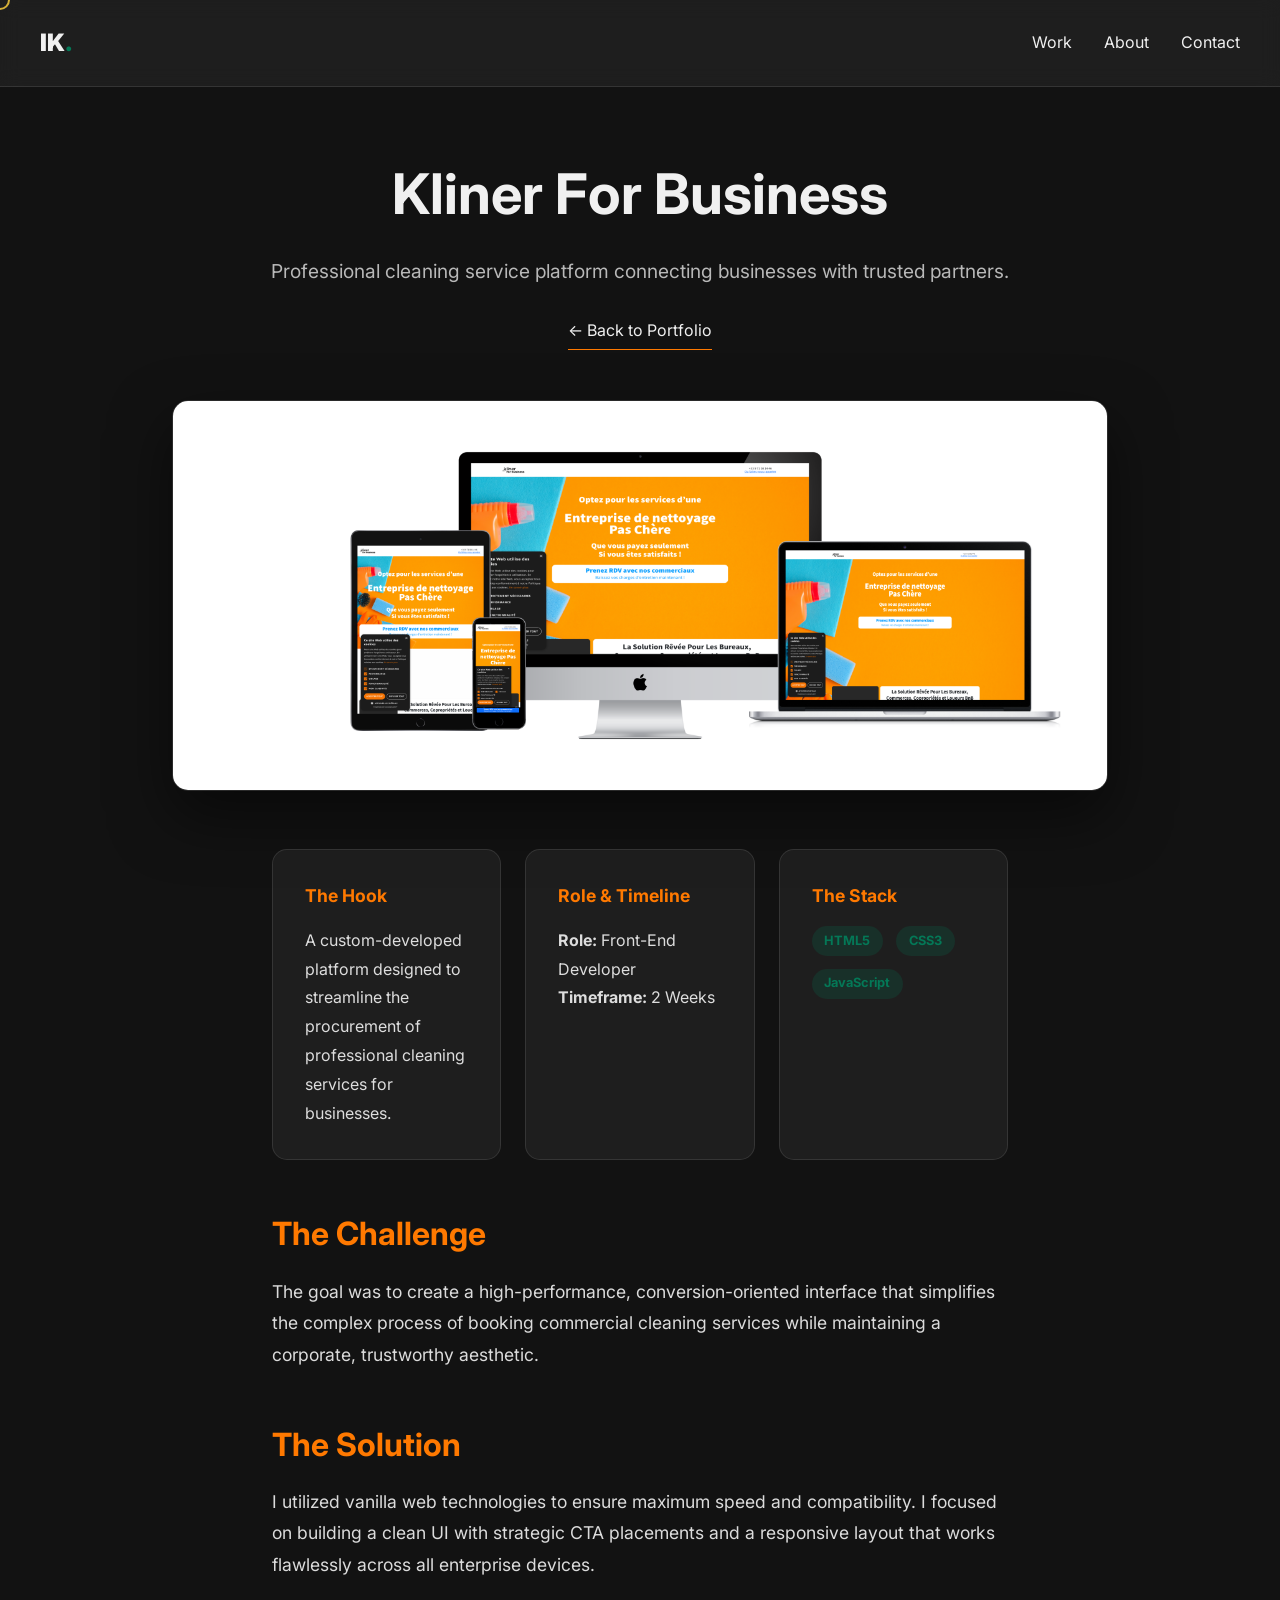
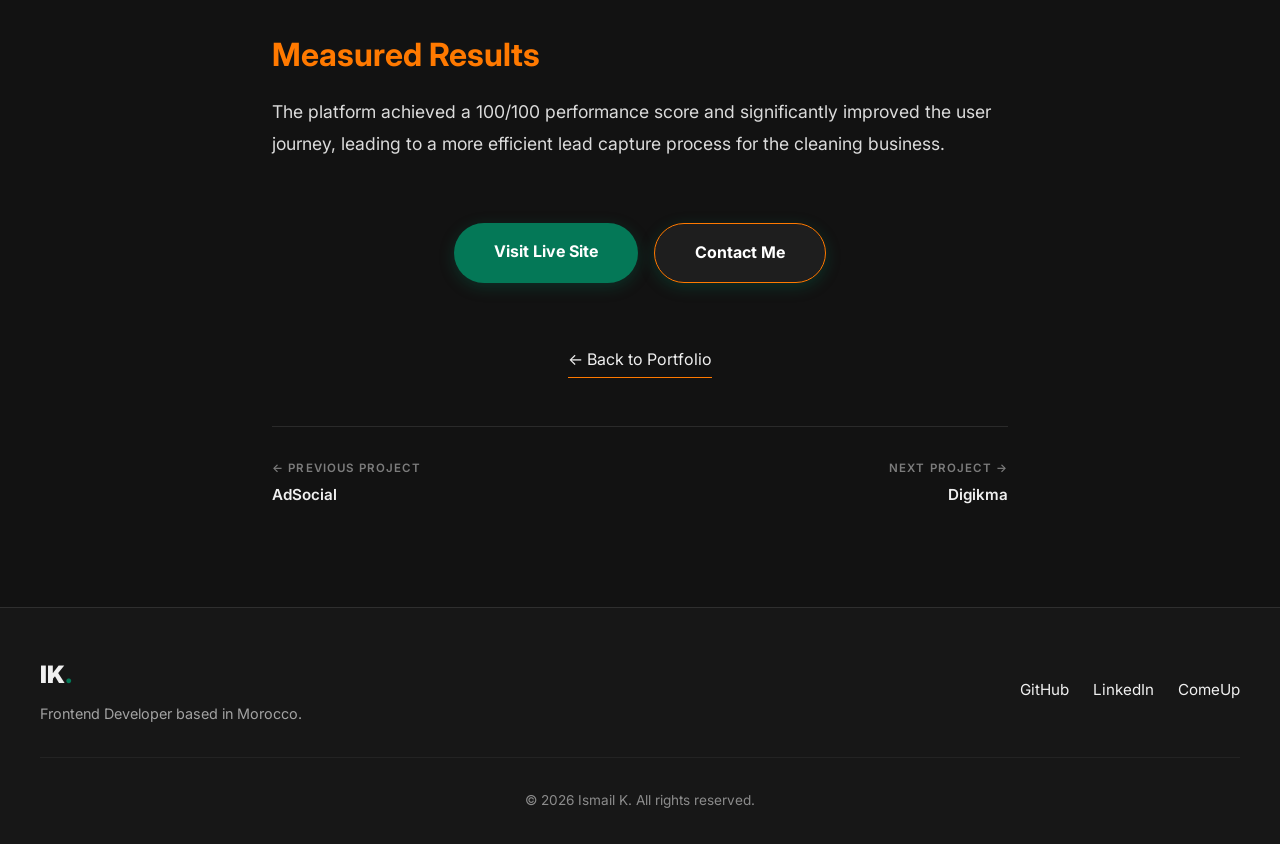
<file: project-kliner.html>
<!DOCTYPE html>
<html lang="en">
<head>
    <meta charset="UTF-8">
    <meta name="viewport" content="width=device-width, initial-scale=1.0">
    <title>Kliner For Business Case Study | Ismail K.</title>
    <meta name="description" content="A high-converting, dynamic landing page built with HTML, CSS, and JS.">
    <meta name="robots" content="index, follow">
    <meta property="og:title" content="Kliner For Business Case Study | Ismail K.">
    <meta property="og:description" content="Professional cleaning service platform connecting businesses with trusted partners.">
    <meta property="og:image" content="https://ismailkraou.github.io/images/og-preview.png">
    <meta property="og:url" content="https://ismailkraou.github.io/project-kliner.html">
    <meta name="twitter:card" content="summary_large_image">
    <link rel="icon" type="image/svg+xml" href="favicon.svg">
    <!-- Google Fonts: Inter -->
    <link rel="preconnect" href="https://fonts.googleapis.com">
    <link rel="preconnect" href="https://fonts.gstatic.com" crossorigin>
    <link href="https://fonts.googleapis.com/css2?family=Inter:wght@300;400;700;900&display=swap" rel="stylesheet">
    <!-- Custom CSS -->
    <link rel="stylesheet" href="css/index.css">
    <style>
        .case-study-hero { margin: 150px auto 50px; max-width: 1000px; text-align: center; }
        .case-study-hero h1 { font-size: 3.5rem; margin-bottom: 1rem; color: var(--clr-text); }
        .case-study-hero .tagline { font-size: 1.2rem; color: rgba(255,255,255,0.7); }
        .case-study-content { max-width: 800px; margin: 0 auto 100px; padding: 0 2rem; }
        .case-study-content h2 { color: #FF7900; margin: 3rem 0 1rem; font-size: 2rem; }
        .case-study-content p { font-size: 1.1rem; margin-bottom: 1.5rem; line-height: 1.8; color: rgba(255,255,255,0.85); }
        
        .summary-grid { display: grid; grid-template-columns: repeat(auto-fit, minmax(200px, 1fr)); gap: 1.5rem; margin: 3rem 0; }
        .summary-item { padding: 2rem; background: var(--clr-glass-bg); border: 1px solid var(--clr-glass-border); border-radius: 15px; }
        .summary-item h3 { color: #FF7900; font-size: 1.1rem; margin-bottom: 1rem; }
        
        .back-link { display: inline-block; margin-top: 2rem; color: var(--clr-text); text-decoration: none; border-bottom: 1px solid #FF7900; padding-bottom: 5px; transition: color 0.3s; }
        .back-link:hover { color: #FF7900; border-color: #FF7900; }
    </style>
</head>
<body>
    <!-- Custom Cursor -->
    <div class="cursor"></div>

    <!-- Navigation -->
    <nav class="glass-nav">
        <div class="nav-content">
            <a href="index.html" class="logo">IK<span>.</span></a>
            <button class="mobile-toggle" aria-label="Toggle navigation">
                <svg viewBox="0 0 24 24" width="28" height="28" stroke="currentColor" stroke-width="2" fill="none" stroke-linecap="round" stroke-linejoin="round" class="menu-icon"><line x1="3" y1="12" x2="21" y2="12"></line><line x1="3" y1="6" x2="21" y2="6"></line><line x1="3" y1="18" x2="21" y2="18"></line></svg>
                <svg viewBox="0 0 24 24" width="28" height="28" stroke="currentColor" stroke-width="2" fill="none" stroke-linecap="round" stroke-linejoin="round" class="close-icon" style="display: none;"><line x1="18" y1="6" x2="6" y2="18"></line><line x1="6" y1="6" x2="18" y2="18"></line></svg>
            </button>
            <ul class="nav-links">
                <li><a href="index.html#work">Work</a></li>
                <li><a href="index.html#about">About</a></li>
                <li><a href="contact.html">Contact</a></li>
            </ul>
        </div>
    </nav>

    <!-- Case Study Hero -->
    <header class="case-study-hero reveal">
        <h1>Kliner For Business</h1>
        <p class="tagline">Professional cleaning service platform connecting businesses with trusted partners.</p>
        <a href="index.html#work" class="back-link">&larr; Back to Portfolio</a>
    </header>

    <!-- Project Showcase Placeholder -->
    <section class="project-showcase reveal" style="max-width: 1000px; margin: 0 auto 50px; padding: 0 2rem;">
        <img src="images/kliner.png" alt="Kliner For Business website screenshot" style="width:100%; border-radius:16px; box-shadow: 0 25px 60px rgba(0,0,0,0.5); border: 1px solid var(--clr-glass-border);">
    </section>

    <main class="case-study-content">
        <div class="summary-grid reveal">
            <div class="summary-item">
                <h3>The Hook</h3>
                <p style="margin: 0; font-size: 1rem;">A custom-developed platform designed to streamline the procurement of professional cleaning services for businesses.</p>
            </div>
            <div class="summary-item">
                <h3>Role & Timeline</h3>
                <p style="margin: 0; font-size: 1rem;"><strong>Role:</strong> Front-End Developer<br><strong>Timeframe:</strong> 2 Weeks</p>
            </div>
            <div class="summary-item">
                <h3>The Stack</h3>
                <div class="skill-tags" style="margin: 0;">
                    <span class="tag" style="padding: 0.3rem 0.8rem; font-size: 0.8rem;">HTML5</span>
                    <span class="tag" style="padding: 0.3rem 0.8rem; font-size: 0.8rem;">CSS3</span>
                    <span class="tag" style="padding: 0.3rem 0.8rem; font-size: 0.8rem;">JavaScript</span>
                </div>
            </div>
        </div>
        <div class="reveal">
            <h2>The Challenge</h2>
            <p>The goal was to create a high-performance, conversion-oriented interface that simplifies the complex process of booking commercial cleaning services while maintaining a corporate, trustworthy aesthetic.</p>
        </div>
        <div class="reveal">
            <h2>The Solution</h2>
            <p>I utilized vanilla web technologies to ensure maximum speed and compatibility. I focused on building a clean UI with strategic CTA placements and a responsive layout that works flawlessly across all enterprise devices.</p>
        </div>
        <div class="reveal">
            <h2>Measured Results</h2>
            <p>The platform achieved a 100/100 performance score and significantly improved the user journey, leading to a more efficient lead capture process for the cleaning business.</p>
        </div>
        <div style="text-align: center; margin-top: 4rem; display: flex; flex-direction: column; align-items: center; gap: 2rem;" class="reveal">
            <div style="display: flex; gap: 1rem; justify-content: center; flex-wrap: wrap;">
                <a href="https://ismailkraou.github.io/kliner-V2/" target="_blank" class="btn magnetic-btn">Visit Live Site</a>
                <a href="contact.html" class="btn magnetic-btn" style="background: var(--clr-glass-bg); border: 1px solid #FF7900;">Contact Me</a>
            </div>
            <a href="index.html#work" class="back-link">&larr; Back to Portfolio</a>
        </div>
        <nav class="case-study-nav reveal">
            <a href="project-adsocial.html">
                <span class="nav-label">&larr; Previous Project</span>
                <span class="nav-title">AdSocial</span>
            </a>
            <a href="project-digikma.html">
                <span class="nav-label">Next Project &rarr;</span>
                <span class="nav-title">Digikma</span>
            </a>
        </nav>
    </main>

    <footer class="site-footer">
        <div class="footer-content">
            <div class="footer-logo">
                <a href="index.html" class="logo">IK<span>.</span></a>
                <p>Frontend Developer based in Morocco.</p>
            </div>
            <div class="footer-social">
                <a href="https://github.com/ismailkraou" target="_blank" rel="noopener noreferrer">GitHub</a>
                <a href="https://www.linkedin.com/in/ismailkraou/" target="_blank" rel="noopener noreferrer">LinkedIn</a>
                <a href="https://comeup.com/fr/@ismailk" target="_blank" rel="noopener noreferrer">ComeUp</a>
            </div>
        </div>
        <div class="footer-bottom">
            <p>&copy; 2026 Ismail K. All rights reserved.</p>
        </div>
    </footer>

    <script src="js/index.js"></script>
</body>
</html>
</file>
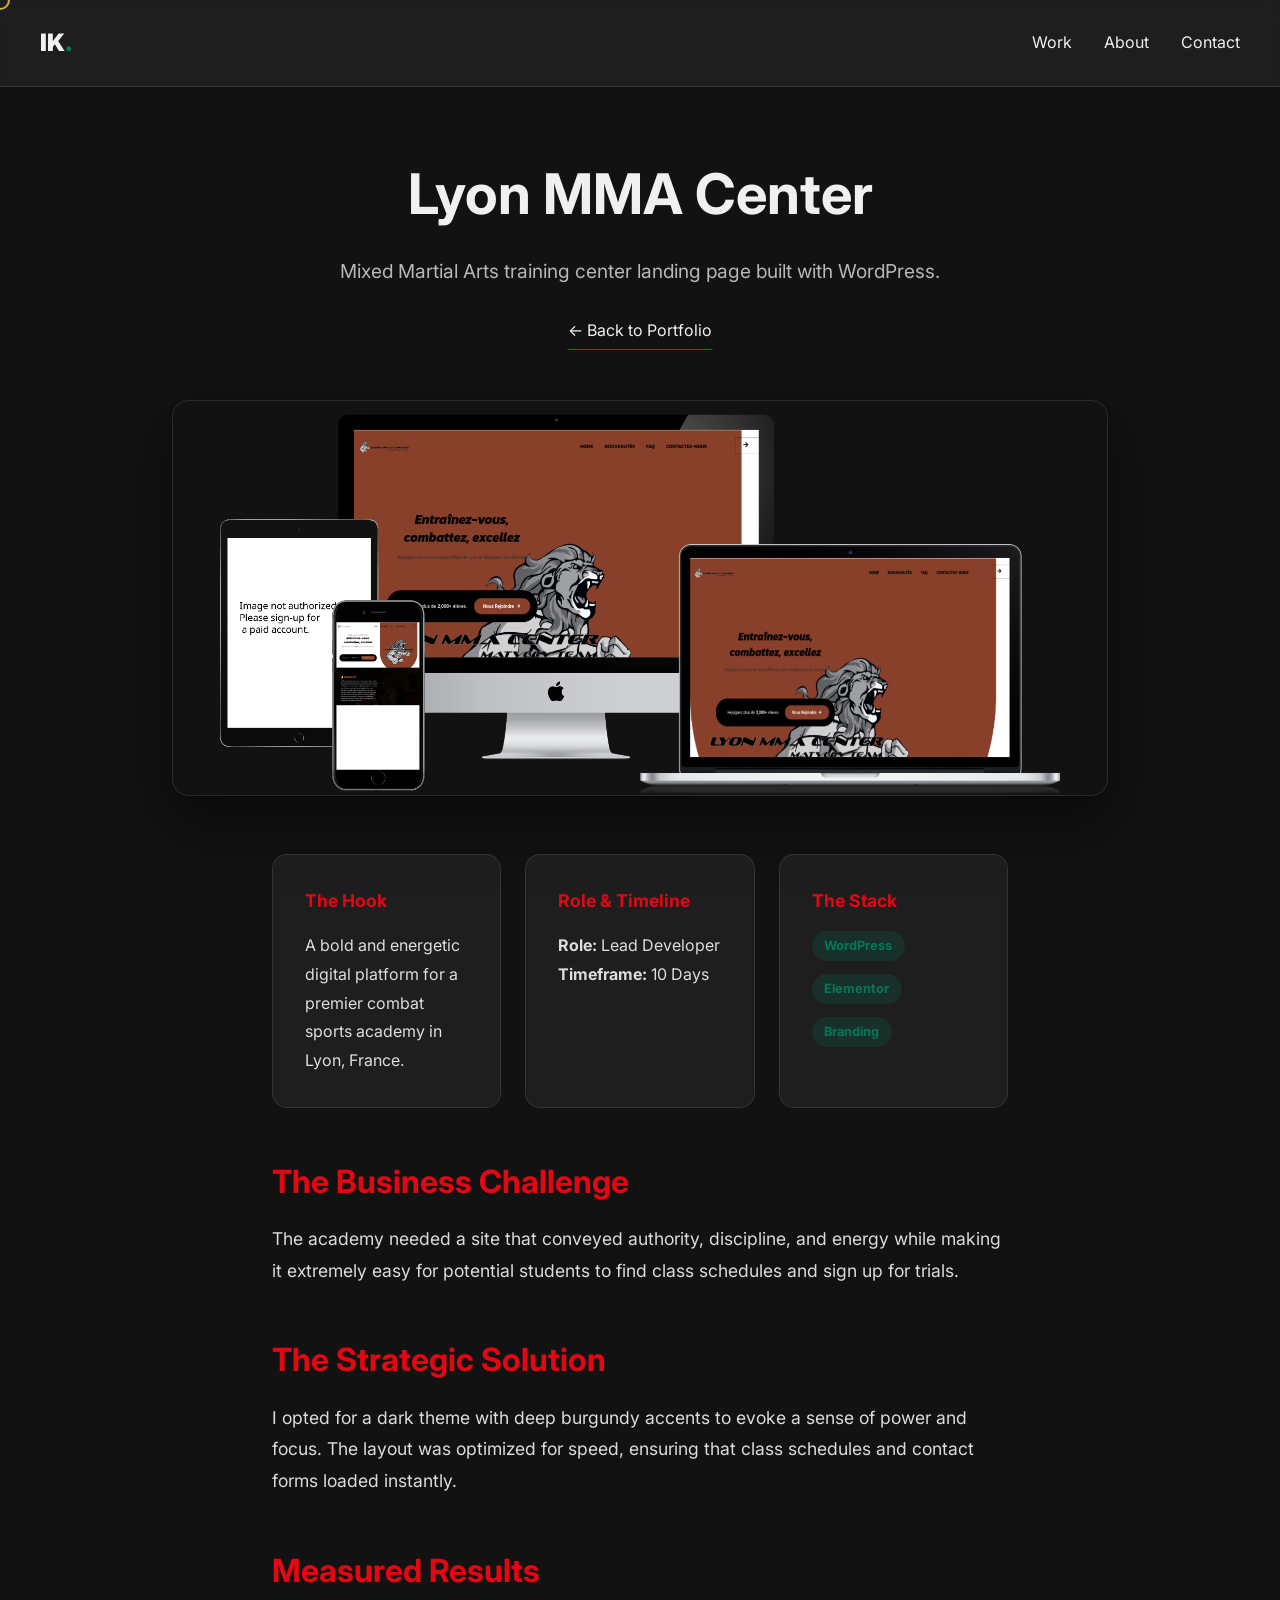
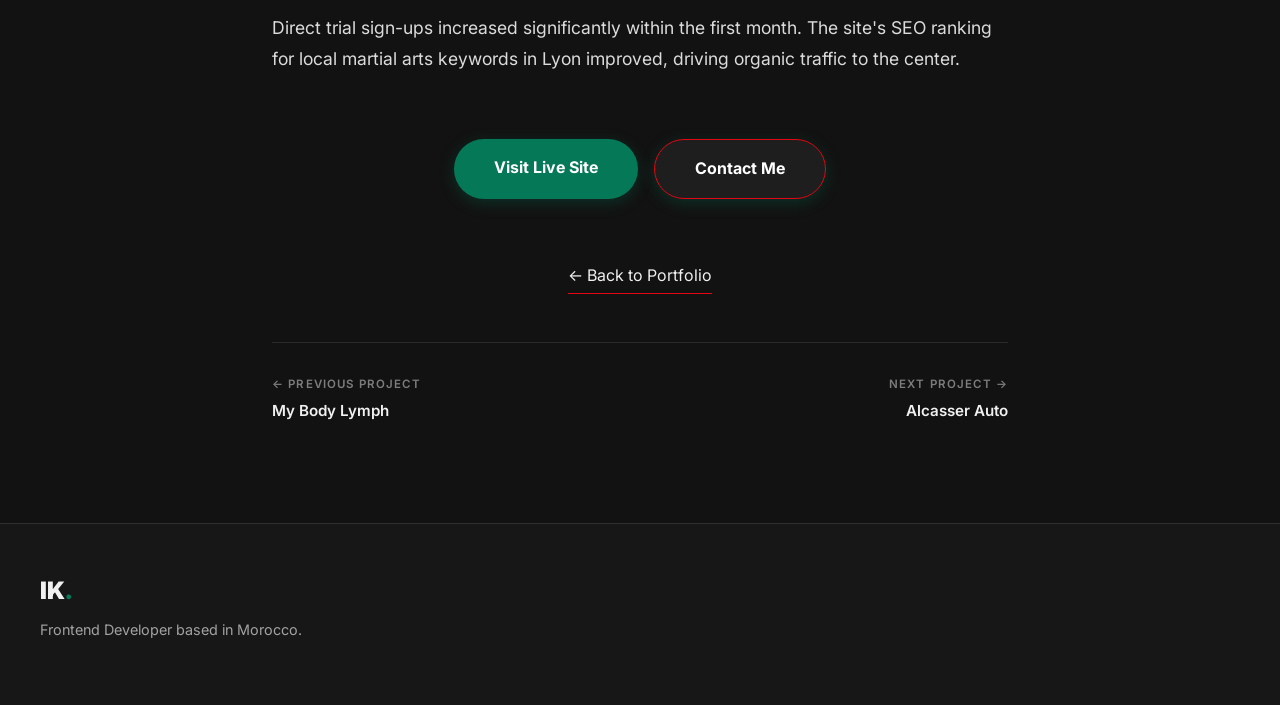
<file: project-lyonmma.html>
<!DOCTYPE html>
<html lang="en">
<head>
    <meta charset="UTF-8">
    <meta name="viewport" content="width=device-width, initial-scale=1.0">
    <title>Lyon MMA Center Case Study | Ismail K.</title>
    <meta name="description" content="A high-performance landing page for a premier martial arts academy in Lyon.">
    <meta name="robots" content="index, follow">
    <meta property="og:title" content="Lyon MMA Center Case Study | Ismail K.">
    <meta property="og:description" content="Bold, high-energy martial arts academy platform optimized for student recruitment.">
    <meta property="og:image" content="https://ismailkraou.github.io/images/og-preview.png">
    <meta property="og:url" content="https://ismailkraou.github.io/project-lyonmma.html">
    <meta name="twitter:card" content="summary_large_image">
    <link rel="icon" type="image/svg+xml" href="favicon.svg">
    <!-- Google Fonts: Inter -->
    <link rel="preconnect" href="https://fonts.googleapis.com">
    <link rel="preconnect" href="https://fonts.gstatic.com" crossorigin>
    <link href="https://fonts.googleapis.com/css2?family=Inter:wght@300;400;700;900&display=swap" rel="stylesheet">
    <!-- Custom CSS -->
    <link rel="stylesheet" href="css/index.css">
    <style>
        .case-study-hero { margin: 150px auto 50px; max-width: 1000px; text-align: center; }
        .case-study-hero h1 { font-size: 3.5rem; margin-bottom: 1rem; color: var(--clr-text); }
        .case-study-hero .tagline { font-size: 1.2rem; color: rgba(255,255,255,0.7); }
        .case-study-content { max-width: 800px; margin: 0 auto 100px; padding: 0 2rem; }
        .case-study-content h2 { color: #E30613; margin: 3rem 0 1rem; font-size: 2rem; }
        .case-study-content p { font-size: 1.1rem; margin-bottom: 1.5rem; line-height: 1.8; color: rgba(255,255,255,0.85); }
        
        .summary-grid { display: grid; grid-template-columns: repeat(auto-fit, minmax(200px, 1fr)); gap: 1.5rem; margin: 3rem 0; }
        .summary-item { padding: 2rem; background: var(--clr-glass-bg); border: 1px solid var(--clr-glass-border); border-radius: 15px; }
        .summary-item h3 { color: #E30613; font-size: 1.1rem; margin-bottom: 1rem; }
        
        .back-link { display: inline-block; margin-top: 2rem; color: var(--clr-text); text-decoration: none; border-bottom: 1px solid #E30613; padding-bottom: 5px; transition: color 0.3s; }
        .back-link:hover { color: #E30613; border-color: #E30613; }
    </style>
</head>
<body>
    <div class="cursor"></div>
    <nav class="glass-nav">
        <div class="nav-content">
            <a href="index.html" class="logo">IK<span>.</span></a>
            <button class="mobile-toggle" aria-label="Toggle navigation">
                <svg viewBox="0 0 24 24" width="28" height="28" stroke="currentColor" stroke-width="2" fill="none" stroke-linecap="round" stroke-linejoin="round" class="menu-icon"><line x1="3" y1="12" x2="21" y2="12"></line><line x1="3" y1="6" x2="21" y2="6"></line><line x1="3" y1="18" x2="21" y2="18"></line></svg>
            </button>
            <ul class="nav-links">
                <li><a href="index.html#work">Work</a></li>
                <li><a href="index.html#about">About</a></li>
                <li><a href="contact.html">Contact</a></li>
            </ul>
        </div>
    </nav>
    <header class="case-study-hero reveal">
        <h1>Lyon MMA Center</h1>
        <p class="tagline">Mixed Martial Arts training center landing page built with WordPress.</p>
        <a href="index.html#work" class="back-link">&larr; Back to Portfolio</a>
    </header>

    <!-- Project Showcase Placeholder -->
    <section class="project-showcase reveal" style="max-width: 1000px; margin: 0 auto 50px; padding: 0 2rem;">
        <img src="images/lyonmma.png" alt="Lyon MMA Center website screenshot" style="width:100%; border-radius:16px; box-shadow: 0 25px 60px rgba(0,0,0,0.5); border: 1px solid var(--clr-glass-border);">
    </section>

    <main class="case-study-content">
        <div class="summary-grid reveal">
            <div class="summary-item">
                <h3>The Hook</h3>
                <p style="margin: 0; font-size: 1rem;">A bold and energetic digital platform for a premier combat sports academy in Lyon, France.</p>
            </div>
            <div class="summary-item">
                <h3>Role & Timeline</h3>
                <p style="margin: 0; font-size: 1rem;"><strong>Role:</strong> Lead Developer<br><strong>Timeframe:</strong> 10 Days</p>
            </div>
            <div class="summary-item">
                <h3>The Stack</h3>
                <div class="skill-tags" style="margin: 0;">
                    <span class="tag" style="padding: 0.3rem 0.8rem; font-size: 0.8rem;">WordPress</span>
                    <span class="tag" style="padding: 0.3rem 0.8rem; font-size: 0.8rem;">Elementor</span>
                    <span class="tag" style="padding: 0.3rem 0.8rem; font-size: 0.8rem;">Branding</span>
                </div>
            </div>
        </div>
        <div class="reveal">
            <h2>The Business Challenge</h2>
            <p>The academy needed a site that conveyed authority, discipline, and energy while making it extremely easy for potential students to find class schedules and sign up for trials.</p>
        </div>
        <div class="reveal">
            <h2>The Strategic Solution</h2>
            <p>I opted for a dark theme with deep burgundy accents to evoke a sense of power and focus. The layout was optimized for speed, ensuring that class schedules and contact forms loaded instantly.</p>
        </div>
        <div class="reveal">
            <h2>Measured Results</h2>
            <p>Direct trial sign-ups increased significantly within the first month. The site's SEO ranking for local martial arts keywords in Lyon improved, driving organic traffic to the center.</p>
        </div>
        <div style="text-align: center; margin-top: 4rem; display: flex; flex-direction: column; align-items: center; gap: 2rem;" class="reveal">
            <div style="display: flex; gap: 1rem; justify-content: center; flex-wrap: wrap;">
                <a href="https://lyon-mma-center.com/" target="_blank" class="btn magnetic-btn">Visit Live Site</a>
                <a href="contact.html" class="btn magnetic-btn" style="background: var(--clr-glass-bg); border: 1px solid #E30613;">Contact Me</a>
            </div>
            <a href="index.html#work" class="back-link">&larr; Back to Portfolio</a>
        </div>
        <nav class="case-study-nav reveal">
            <a href="project-mybodylymph.html">
                <span class="nav-label">&larr; Previous Project</span>
                <span class="nav-title">My Body Lymph</span>
            </a>
            <a href="project-alcasserauto.html">
                <span class="nav-label">Next Project &rarr;</span>
                <span class="nav-title">Alcasser Auto</span>
            </a>
        </nav>
    </main>
    <footer class="site-footer">
        <div class="footer-content">
            <div class="footer-logo">
                <a href="index.html" class="logo">IK<span>.</span></a>
                <p>Frontend Developer based in Morocco.</p>
            </div>
        </div>
    </footer>
    <script src="js/index.js"></script>
</body>
</html>
</file>
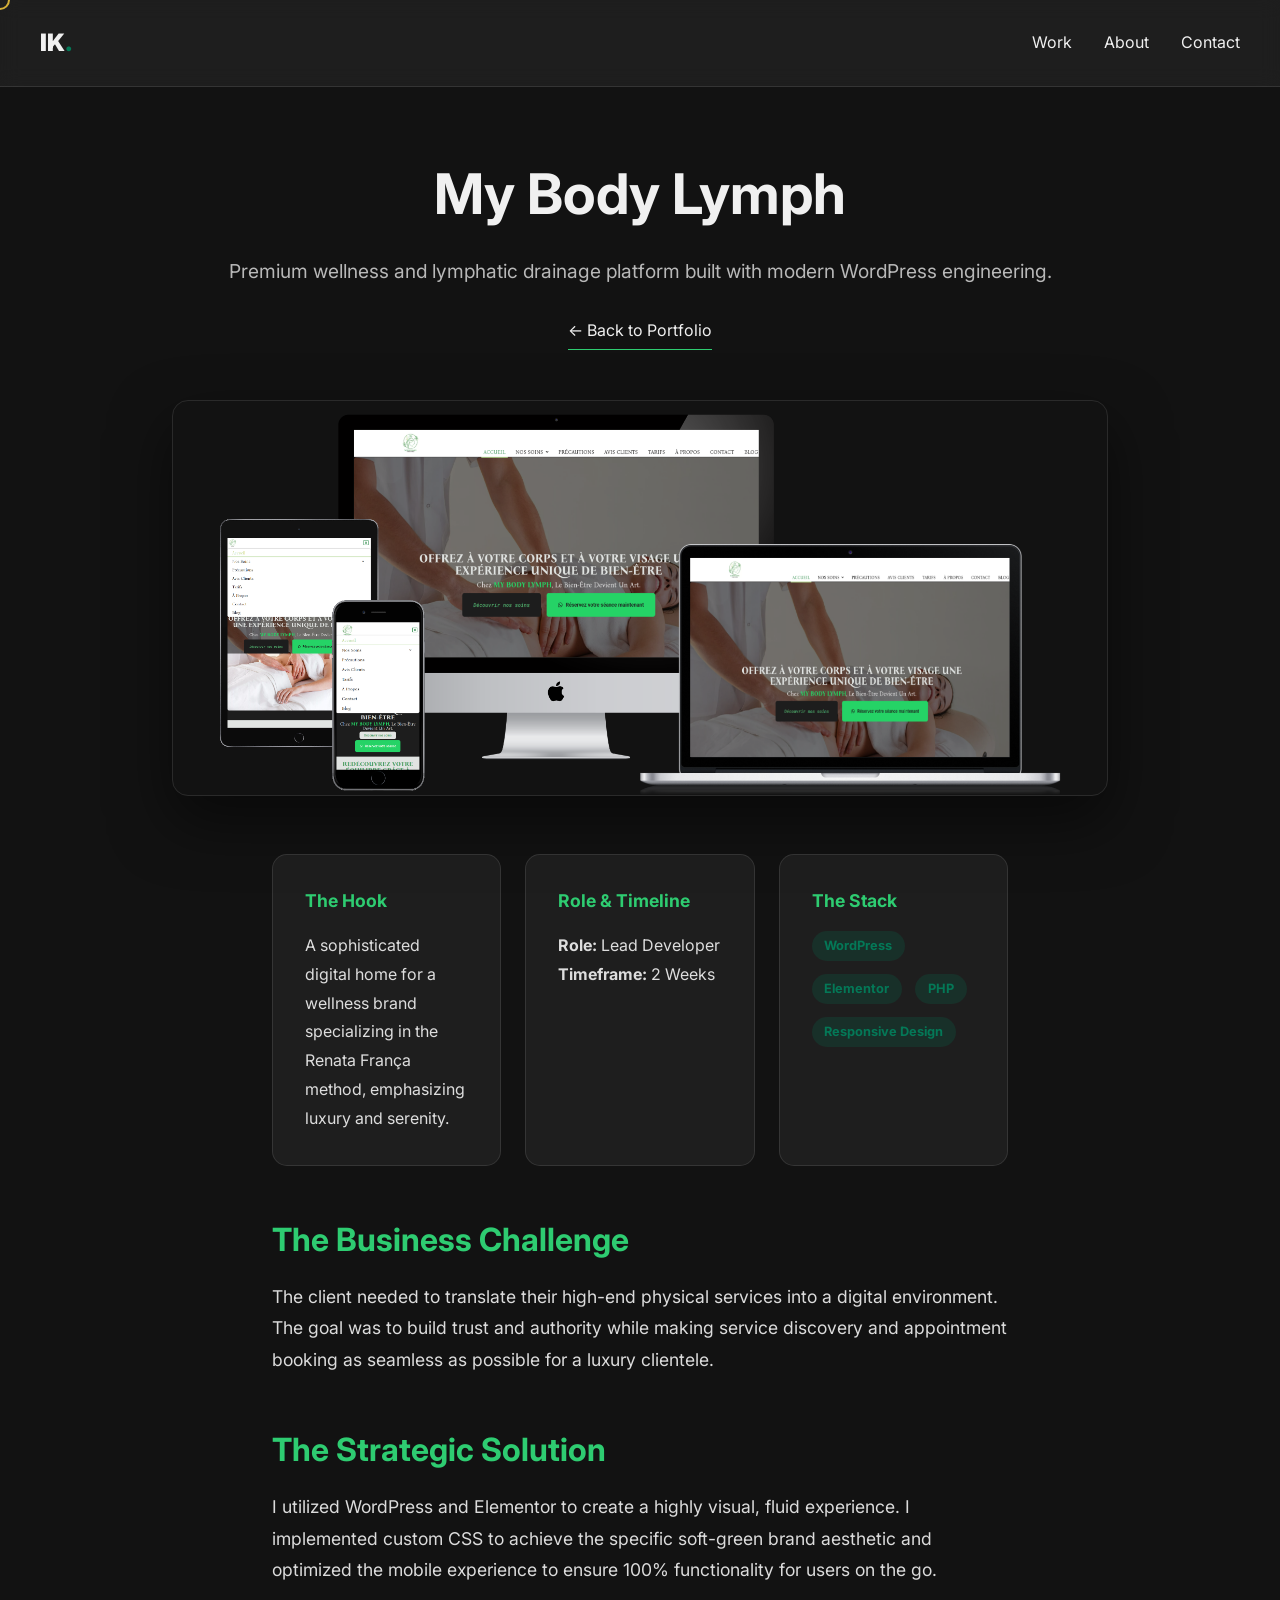
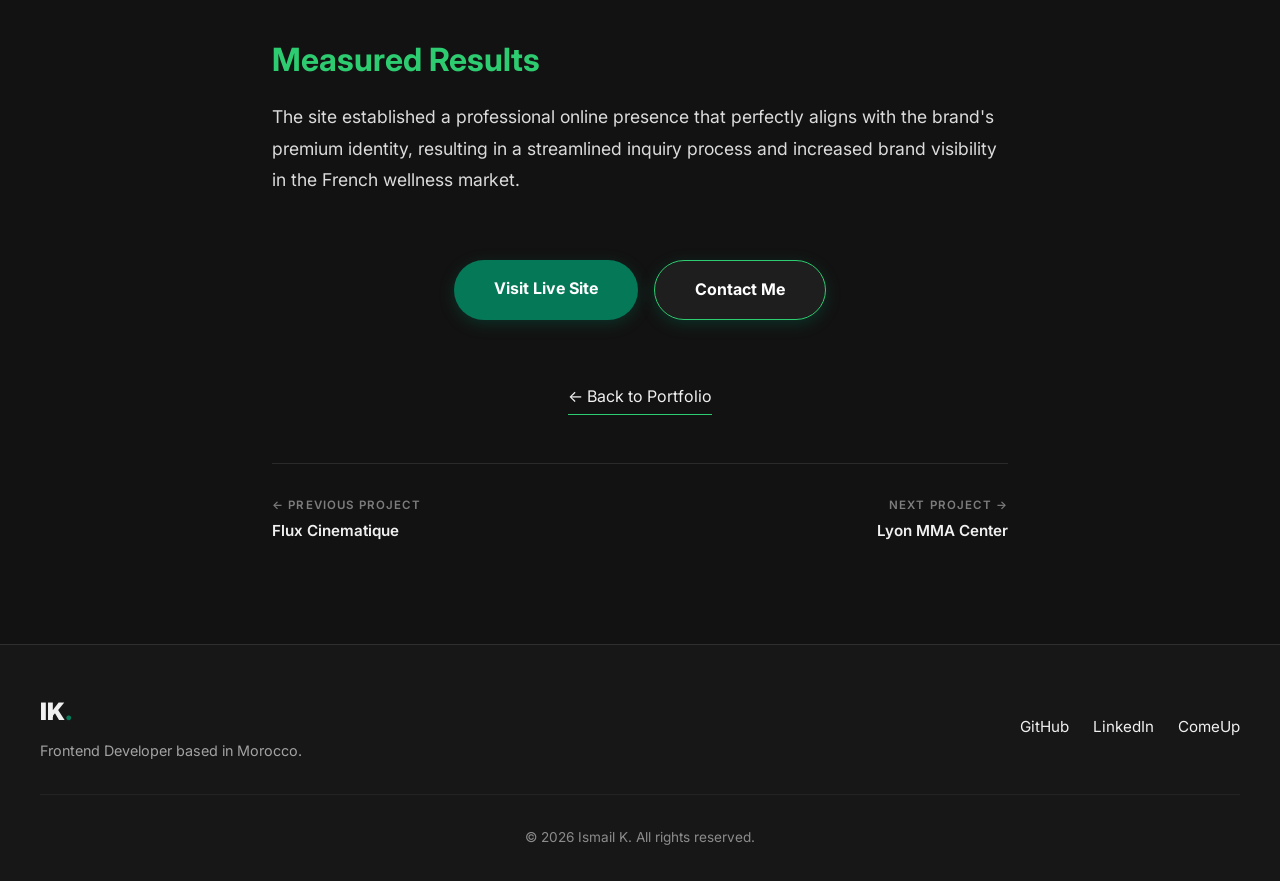
<file: project-mybodylymph.html>
<!DOCTYPE html>
<html lang="en">
<head>
    <meta charset="UTF-8">
    <meta name="viewport" content="width=device-width, initial-scale=1.0">
    <title>My Body Lymph Case Study | Ismail K.</title>
    <meta name="description" content="A wellness and beauty platform specializing in lymphatic drainage and body contouring.">
    <meta name="robots" content="index, follow">
    <meta property="og:title" content="My Body Lymph Case Study | Ismail K.">
    <meta property="og:description" content="Premium wellness platform built with WordPress for the Renata França method.">
    <meta property="og:image" content="https://ismailkraou.github.io/images/og-preview.png">
    <meta property="og:url" content="https://ismailkraou.github.io/project-mybodylymph.html">
    <meta name="twitter:card" content="summary_large_image">
    <link rel="icon" type="image/svg+xml" href="favicon.svg">
    <!-- Google Fonts: Inter -->
    <link rel="preconnect" href="https://fonts.googleapis.com">
    <link rel="preconnect" href="https://fonts.gstatic.com" crossorigin>
    <link href="https://fonts.googleapis.com/css2?family=Inter:wght@300;400;700;900&display=swap" rel="stylesheet">
    <!-- Custom CSS -->
    <link rel="stylesheet" href="css/index.css">
    <style>
        .case-study-hero { margin: 150px auto 50px; max-width: 1000px; text-align: center; }
        .case-study-hero h1 { font-size: 3.5rem; margin-bottom: 1rem; color: var(--clr-text); }
        .case-study-hero .tagline { font-size: 1.2rem; color: rgba(255,255,255,0.7); }
        .case-study-content { max-width: 800px; margin: 0 auto 100px; padding: 0 2rem; }
        .case-study-content h2 { color: #2ecc71; margin: 3rem 0 1rem; font-size: 2rem; }
        .case-study-content p { font-size: 1.1rem; margin-bottom: 1.5rem; line-height: 1.8; color: rgba(255,255,255,0.85); }
        
        .summary-grid { display: grid; grid-template-columns: repeat(auto-fit, minmax(200px, 1fr)); gap: 1.5rem; margin: 3rem 0; }
        .summary-item { padding: 2rem; background: var(--clr-glass-bg); border: 1px solid var(--clr-glass-border); border-radius: 15px; }
        .summary-item h3 { color: #2ecc71; font-size: 1.1rem; margin-bottom: 1rem; }
        
        .back-link { display: inline-block; margin-top: 2rem; color: var(--clr-text); text-decoration: none; border-bottom: 1px solid #2ecc71; padding-bottom: 5px; transition: color 0.3s; }
        .back-link:hover { color: #2ecc71; border-color: #2ecc71; }
    </style>
</head>
<body>
    <!-- Custom Cursor -->
    <div class="cursor"></div>

    <!-- Navigation -->
    <nav class="glass-nav">
        <div class="nav-content">
            <a href="index.html" class="logo">IK<span>.</span></a>
            <button class="mobile-toggle" aria-label="Toggle navigation">
                <svg viewBox="0 0 24 24" width="28" height="28" stroke="currentColor" stroke-width="2" fill="none" stroke-linecap="round" stroke-linejoin="round" class="menu-icon"><line x1="3" y1="12" x2="21" y2="12"></line><line x1="3" y1="6" x2="21" y2="6"></line><line x1="3" y1="18" x2="21" y2="18"></line></svg>
                <svg viewBox="0 0 24 24" width="28" height="28" stroke="currentColor" stroke-width="2" fill="none" stroke-linecap="round" stroke-linejoin="round" class="close-icon" style="display: none;"><line x1="18" y1="6" x2="6" y2="18"></line><line x1="6" y1="6" x2="18" y2="18"></line></svg>
            </button>
            <ul class="nav-links">
                <li><a href="index.html#work">Work</a></li>
                <li><a href="index.html#about">About</a></li>
                <li><a href="contact.html">Contact</a></li>
            </ul>
        </div>
    </nav>

    <!-- Case Study Hero -->
    <header class="case-study-hero reveal">
        <h1>My Body Lymph</h1>
        <p class="tagline">Premium wellness and lymphatic drainage platform built with modern WordPress engineering.</p>
        <a href="index.html#work" class="back-link">&larr; Back to Portfolio</a>
    </header>

    <!-- Project Showcase Placeholder -->
    <section class="project-showcase reveal" style="max-width: 1000px; margin: 0 auto 50px; padding: 0 2rem;">
        <img src="images/mybodylymph.png" alt="My Body Lymph website screenshot" style="width:100%; border-radius:16px; box-shadow: 0 25px 60px rgba(0,0,0,0.5); border: 1px solid var(--clr-glass-border);">
    </section>

    <!-- Case Study Content -->
    <main class="case-study-content">
        <div class="summary-grid reveal">
            <div class="summary-item">
                <h3>The Hook</h3>
                <p style="margin: 0; font-size: 1rem;">A sophisticated digital home for a wellness brand specializing in the Renata França method, emphasizing luxury and serenity.</p>
            </div>
            <div class="summary-item">
                <h3>Role & Timeline</h3>
                <p style="margin: 0; font-size: 1rem;"><strong>Role:</strong> Lead Developer<br><strong>Timeframe:</strong> 2 Weeks</p>
            </div>
            <div class="summary-item">
                <h3>The Stack</h3>
                <div class="skill-tags" style="margin: 0;">
                    <span class="tag" style="padding: 0.3rem 0.8rem; font-size: 0.8rem;">WordPress</span>
                    <span class="tag" style="padding: 0.3rem 0.8rem; font-size: 0.8rem;">Elementor</span>
                    <span class="tag" style="padding: 0.3rem 0.8rem; font-size: 0.8rem;">PHP</span>
                    <span class="tag" style="padding: 0.3rem 0.8rem; font-size: 0.8rem;">Responsive Design</span>
                </div>
            </div>
        </div>

        <div class="reveal">
            <h2>The Business Challenge</h2>
            <p>The client needed to translate their high-end physical services into a digital environment. The goal was to build trust and authority while making service discovery and appointment booking as seamless as possible for a luxury clientele.</p>
        </div>

        <div class="reveal">
            <h2>The Strategic Solution</h2>
            <p>I utilized WordPress and Elementor to create a highly visual, fluid experience. I implemented custom CSS to achieve the specific soft-green brand aesthetic and optimized the mobile experience to ensure 100% functionality for users on the go.</p>
        </div>

        <div class="reveal">
            <h2>Measured Results</h2>
            <p>The site established a professional online presence that perfectly aligns with the brand's premium identity, resulting in a streamlined inquiry process and increased brand visibility in the French wellness market.</p>
        </div>
        
        <div style="text-align: center; margin-top: 4rem; display: flex; flex-direction: column; align-items: center; gap: 2rem;" class="reveal">
            <div style="display: flex; gap: 1rem; justify-content: center; flex-wrap: wrap;">
                <a href="https://mybodylymph.fr/" target="_blank" class="btn magnetic-btn">Visit Live Site</a>
                <a href="contact.html" class="btn magnetic-btn" style="background: var(--clr-glass-bg); border: 1px solid #2ecc71;">Contact Me</a>
            </div>
            <a href="index.html#work" class="back-link">&larr; Back to Portfolio</a>
        </div>
        <nav class="case-study-nav reveal">
            <a href="project-flux.html">
                <span class="nav-label">&larr; Previous Project</span>
                <span class="nav-title">Flux Cinematique</span>
            </a>
            <a href="project-lyonmma.html">
                <span class="nav-label">Next Project &rarr;</span>
                <span class="nav-title">Lyon MMA Center</span>
            </a>
        </nav>
    </main>

    <!-- Footer Section -->
    <footer class="site-footer">
        <div class="footer-content">
            <div class="footer-logo">
                <a href="index.html" class="logo">IK<span>.</span></a>
                <p>Frontend Developer based in Morocco.</p>
            </div>
            <div class="footer-social">
                <a href="https://github.com/ismailkraou" target="_blank" rel="noopener noreferrer">GitHub</a>
                <a href="https://www.linkedin.com/in/ismailkraou/" target="_blank" rel="noopener noreferrer">LinkedIn</a>
                <a href="https://comeup.com/fr/@ismailk" target="_blank" rel="noopener noreferrer">ComeUp</a>
            </div>
        </div>
        <div class="footer-bottom">
            <p>&copy; 2026 Ismail K. All rights reserved.</p>
        </div>
    </footer>

    <script src="js/index.js"></script>
</body>
</html>
</file>
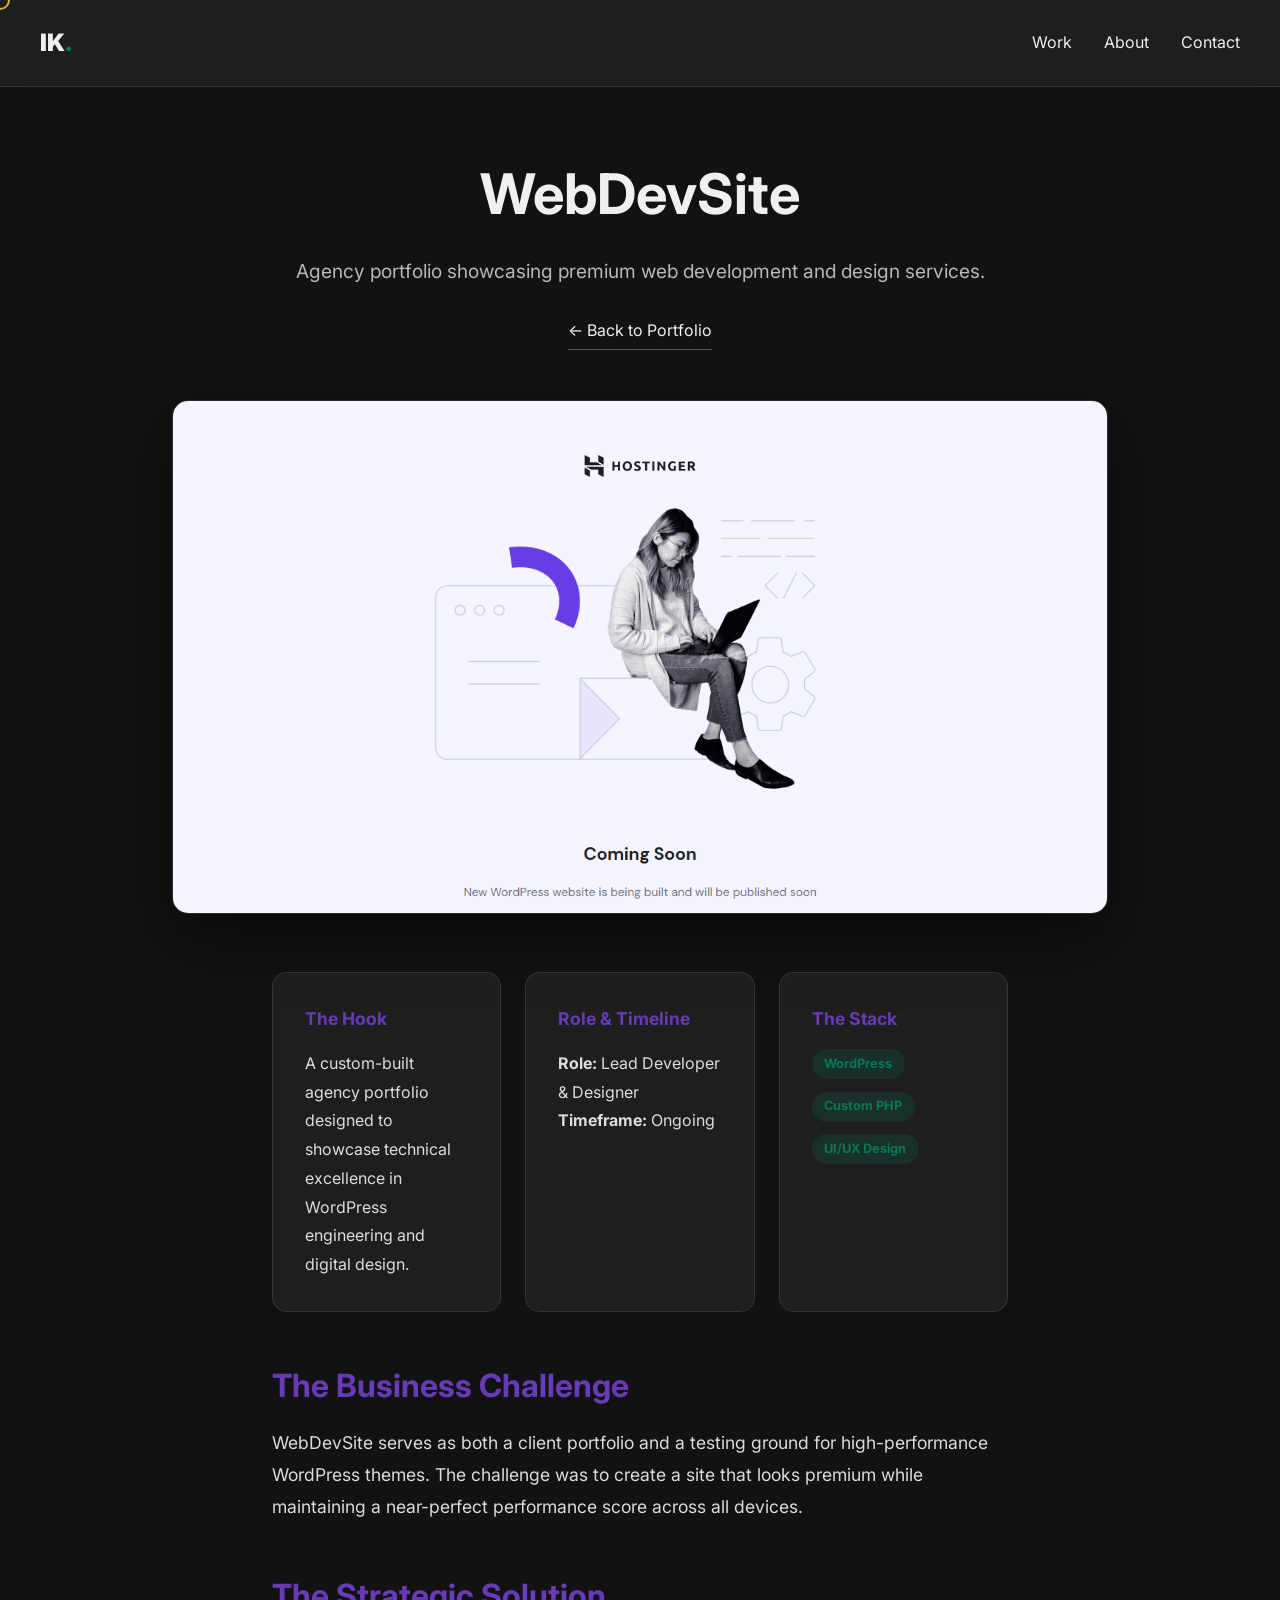
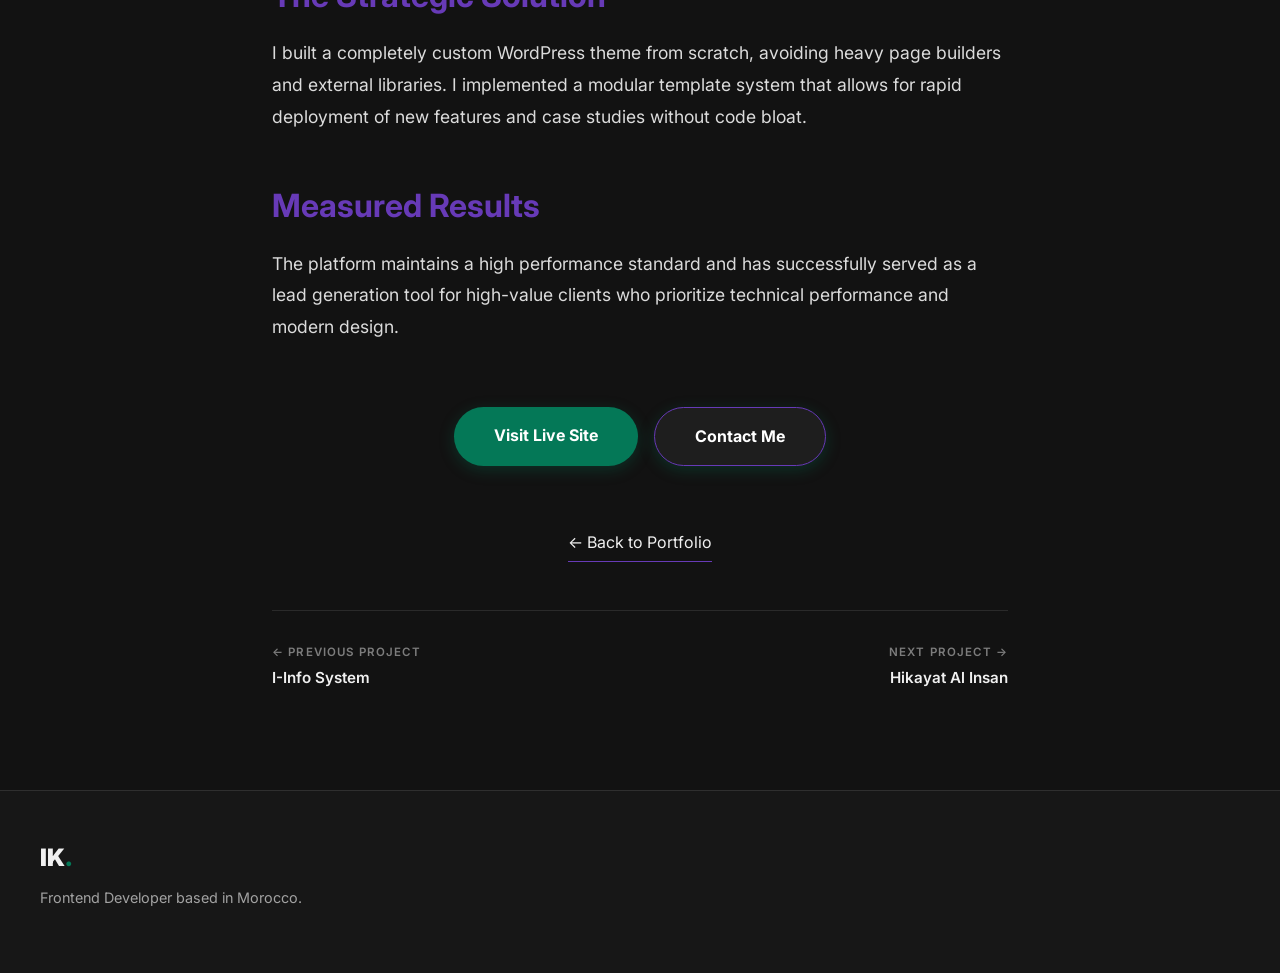
<file: project-webdevsite.html>
<!DOCTYPE html>
<html lang="en">
<head>
    <meta charset="UTF-8">
    <meta name="viewport" content="width=device-width, initial-scale=1.0">
    <title>WebDevSite Case Study | Ismail K.</title>
    <meta name="description" content="A high-end agency portfolio showcasing custom WordPress themes and digital solutions.">
    <!-- Google Fonts: Inter -->
    <link rel="preconnect" href="https://fonts.googleapis.com">
    <link rel="preconnect" href="https://fonts.gstatic.com" crossorigin>
    <link href="https://fonts.googleapis.com/css2?family=Inter:wght@300;400;700;900&display=swap" rel="stylesheet">
    <!-- Custom CSS -->
    <link rel="stylesheet" href="css/index.css">
    <style>
        .case-study-hero { margin: 150px auto 50px; max-width: 1000px; text-align: center; }
        .case-study-hero h1 { font-size: 3.5rem; margin-bottom: 1rem; color: var(--clr-text); }
        .case-study-hero .tagline { font-size: 1.2rem; color: rgba(255,255,255,0.7); }
        .case-study-content { max-width: 800px; margin: 0 auto 100px; padding: 0 2rem; }
        .case-study-content h2 { color: #673AB7; margin: 3rem 0 1rem; font-size: 2rem; }
        .case-study-content p { font-size: 1.1rem; margin-bottom: 1.5rem; line-height: 1.8; color: rgba(255,255,255,0.85); }
        
        .summary-grid { display: grid; grid-template-columns: repeat(auto-fit, minmax(200px, 1fr)); gap: 1.5rem; margin: 3rem 0; }
        .summary-item { padding: 2rem; background: var(--clr-glass-bg); border: 1px solid var(--clr-glass-border); border-radius: 15px; }
        .summary-item h3 { color: #673AB7; font-size: 1.1rem; margin-bottom: 1rem; }
        
        .back-link { display: inline-block; margin-top: 2rem; color: var(--clr-text); text-decoration: none; border-bottom: 1px solid #673AB7; padding-bottom: 5px; transition: color 0.3s; }
        .back-link:hover { color: #673AB7; border-color: #673AB7; }
    </style>
</head>
<body>
    <div class="cursor"></div>
    <nav class="glass-nav">
        <div class="nav-content">
            <a href="index.html" class="logo">IK<span>.</span></a>
            <ul class="nav-links">
                <li><a href="index.html#work">Work</a></li>
                <li><a href="index.html#about">About</a></li>
                <li><a href="contact.html">Contact</a></li>
            </ul>
        </div>
    </nav>
    <header class="case-study-hero reveal">
        <h1>WebDevSite</h1>
        <p class="tagline">Agency portfolio showcasing premium web development and design services.</p>
        <a href="index.html#work" class="back-link">&larr; Back to Portfolio</a>
    </header>

    <!-- Project Showcase Placeholder -->
    <section class="project-showcase reveal" style="max-width: 1000px; margin: 0 auto 50px; padding: 0 2rem;">
        <img src="images/webdevsite.png" alt="WebDevSite website screenshot" style="width:100%; border-radius:16px; box-shadow: 0 25px 60px rgba(0,0,0,0.5); border: 1px solid var(--clr-glass-border);">
    </section>

    <main class="case-study-content">
        <div class="summary-grid reveal">
            <div class="summary-item">
                <h3>The Hook</h3>
                <p style="margin: 0; font-size: 1rem;">A custom-built agency portfolio designed to showcase technical excellence in WordPress engineering and digital design.</p>
            </div>
            <div class="summary-item">
                <h3>Role & Timeline</h3>
                <p style="margin: 0; font-size: 1rem;"><strong>Role:</strong> Lead Developer & Designer<br><strong>Timeframe:</strong> Ongoing</p>
            </div>
            <div class="summary-item">
                <h3>The Stack</h3>
                <div class="skill-tags" style="margin: 0;">
                    <span class="tag" style="padding: 0.3rem 0.8rem; font-size: 0.8rem;">WordPress</span>
                    <span class="tag" style="padding: 0.3rem 0.8rem; font-size: 0.8rem;">Custom PHP</span>
                    <span class="tag" style="padding: 0.3rem 0.8rem; font-size: 0.8rem;">UI/UX Design</span>
                </div>
            </div>
        </div>
        <div class="reveal">
            <h2>The Business Challenge</h2>
            <p>WebDevSite serves as both a client portfolio and a testing ground for high-performance WordPress themes. The challenge was to create a site that looks premium while maintaining a near-perfect performance score across all devices.</p>
        </div>
        <div class="reveal">
            <h2>The Strategic Solution</h2>
            <p>I built a completely custom WordPress theme from scratch, avoiding heavy page builders and external libraries. I implemented a modular template system that allows for rapid deployment of new features and case studies without code bloat.</p>
        </div>
        <div class="reveal">
            <h2>Measured Results</h2>
            <p>The platform maintains a high performance standard and has successfully served as a lead generation tool for high-value clients who prioritize technical performance and modern design.</p>
        </div>
        <div style="text-align: center; margin-top: 4rem; display: flex; flex-direction: column; align-items: center; gap: 2rem;" class="reveal">
            <div style="display: flex; gap: 1rem; justify-content: center; flex-wrap: wrap;">
                <a href="https://webdevsite.fr/" target="_blank" class="btn magnetic-btn">Visit Live Site</a>
                <a href="contact.html" class="btn magnetic-btn" style="background: var(--clr-glass-bg); border: 1px solid #673AB7;">Contact Me</a>
            </div>
            <a href="index.html#work" class="back-link">&larr; Back to Portfolio</a>
        </div>
        <nav class="case-study-nav reveal">
            <a href="project-infosystem.html">
                <span class="nav-label">&larr; Previous Project</span>
                <span class="nav-title">I-Info System</span>
            </a>
            <a href="project-hikayat.html">
                <span class="nav-label">Next Project &rarr;</span>
                <span class="nav-title">Hikayat Al Insan</span>
            </a>
        </nav>
    </main>
    <footer class="site-footer">
        <div class="footer-content">
            <div class="footer-logo">
                <a href="index.html" class="logo">IK<span>.</span></a>
                <p>Frontend Developer based in Morocco.</p>
            </div>
        </div>
    </footer>
    <script src="js/index.js"></script>
</body>
</html>
</file>
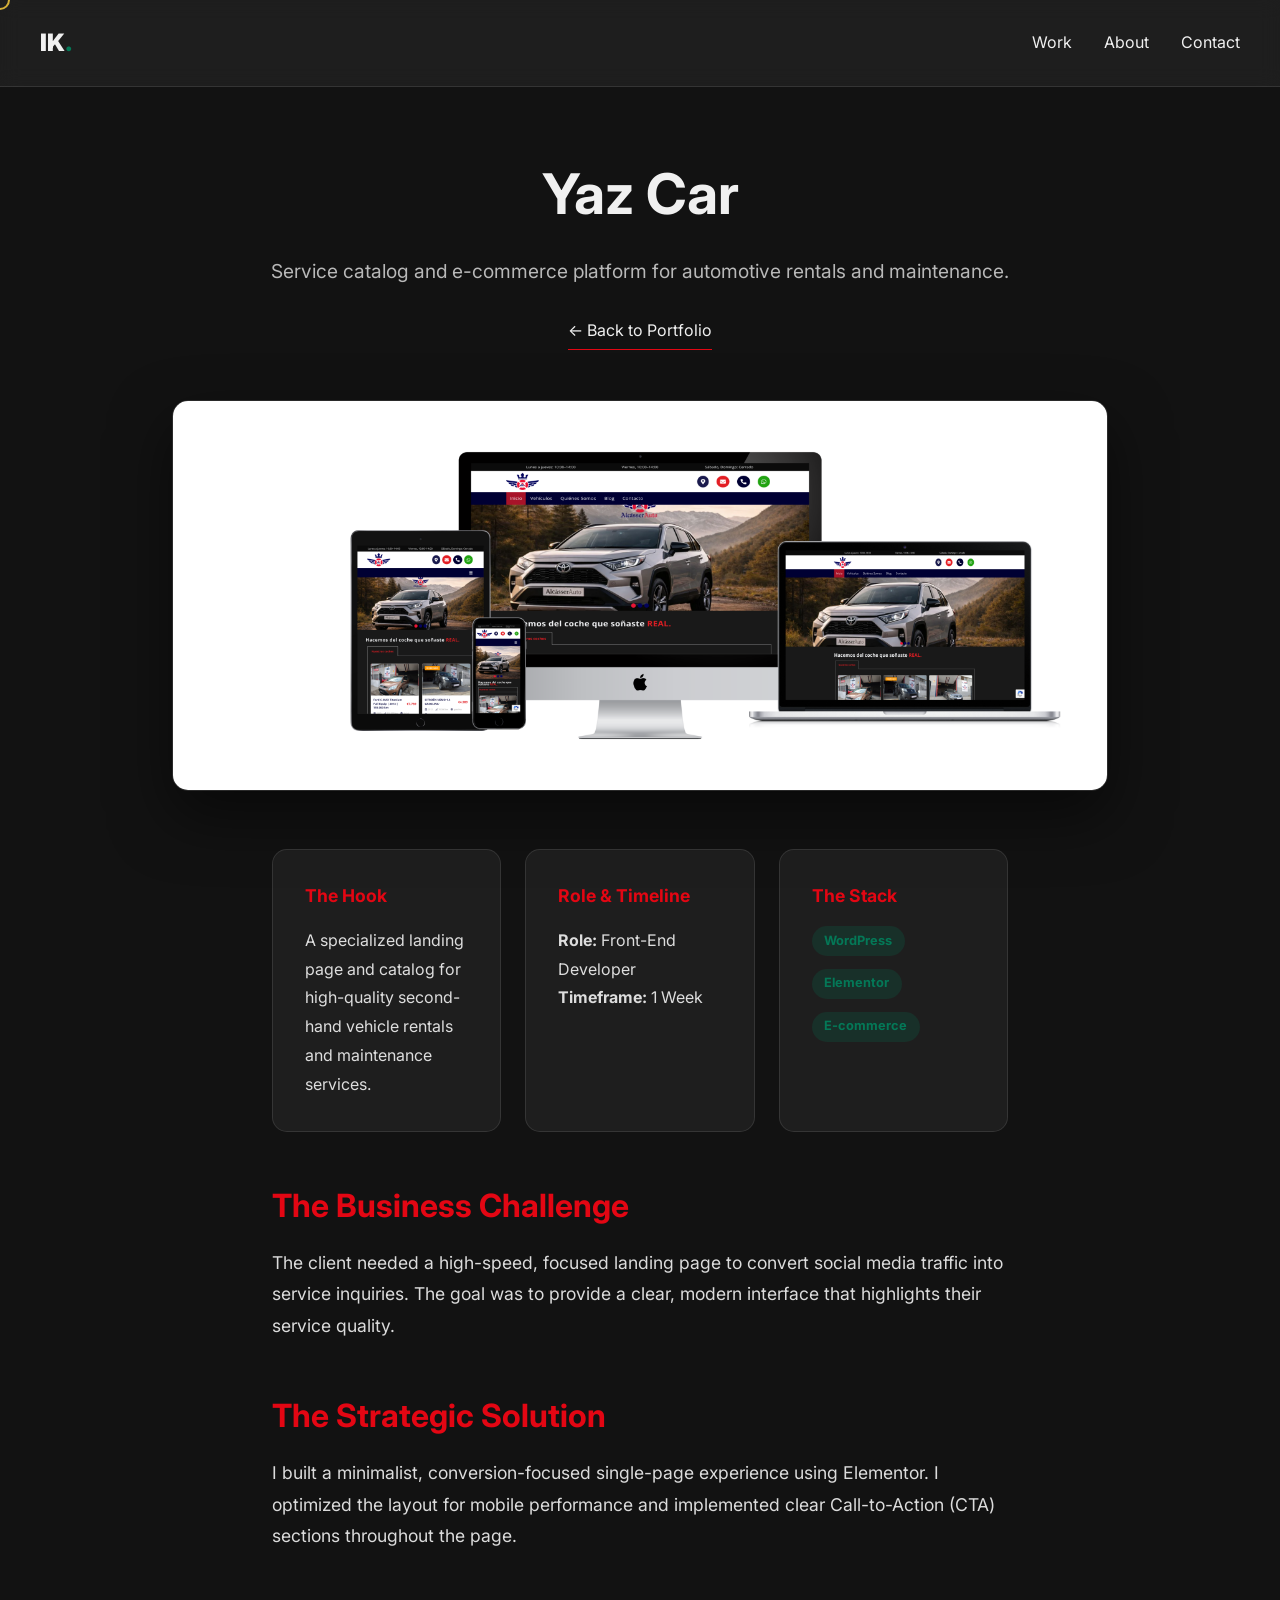
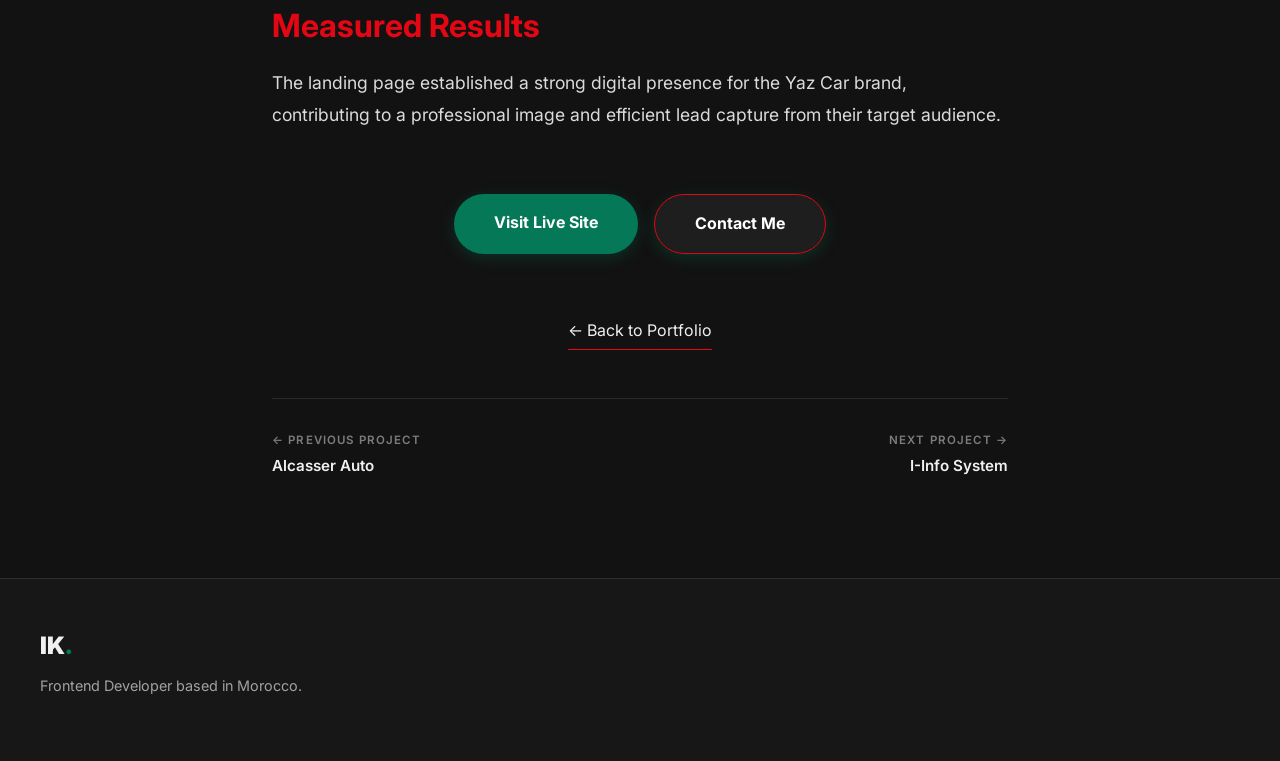
<file: project-yaz.html>
<!DOCTYPE html>
<html lang="en">
<head>
    <meta charset="UTF-8">
    <meta name="viewport" content="width=device-width, initial-scale=1.0">
    <title>Yaz Car Case Study | Ismail K.</title>
    <meta name="description" content="A sleek, specialized landing page for automotive services and rentals.">
    <!-- Google Fonts: Inter -->
    <link rel="preconnect" href="https://fonts.googleapis.com">
    <link rel="preconnect" href="https://fonts.gstatic.com" crossorigin>
    <link href="https://fonts.googleapis.com/css2?family=Inter:wght@300;400;700;900&display=swap" rel="stylesheet">
    <!-- Custom CSS -->
    <link rel="stylesheet" href="css/index.css">
    <style>
        .case-study-hero { margin: 150px auto 50px; max-width: 1000px; text-align: center; }
        .case-study-hero h1 { font-size: 3.5rem; margin-bottom: 1rem; color: var(--clr-text); }
        .case-study-hero .tagline { font-size: 1.2rem; color: rgba(255,255,255,0.7); }
        .case-study-content { max-width: 800px; margin: 0 auto 100px; padding: 0 2rem; }
        .case-study-content h2 { color: #E30613; margin: 3rem 0 1rem; font-size: 2rem; }
        .case-study-content p { font-size: 1.1rem; margin-bottom: 1.5rem; line-height: 1.8; color: rgba(255,255,255,0.85); }
        
        .summary-grid { display: grid; grid-template-columns: repeat(auto-fit, minmax(200px, 1fr)); gap: 1.5rem; margin: 3rem 0; }
        .summary-item { padding: 2rem; background: var(--clr-glass-bg); border: 1px solid var(--clr-glass-border); border-radius: 15px; }
        .summary-item h3 { color: #E30613; font-size: 1.1rem; margin-bottom: 1rem; }
        
        .back-link { display: inline-block; margin-top: 2rem; color: var(--clr-text); text-decoration: none; border-bottom: 1px solid #E30613; padding-bottom: 5px; transition: color 0.3s; }
        .back-link:hover { color: #E30613; border-color: #E30613; }
    </style>
</head>
<body>
    <div class="cursor"></div>
    <nav class="glass-nav">
        <div class="nav-content">
            <a href="index.html" class="logo">IK<span>.</span></a>
            <ul class="nav-links">
                <li><a href="index.html#work">Work</a></li>
                <li><a href="index.html#about">About</a></li>
                <li><a href="contact.html">Contact</a></li>
            </ul>
        </div>
    </nav>
    <header class="case-study-hero reveal">
        <h1>Yaz Car</h1>
        <p class="tagline">Service catalog and e-commerce platform for automotive rentals and maintenance.</p>
        <a href="index.html#work" class="back-link">&larr; Back to Portfolio</a>
    </header>

    <!-- Project Showcase Placeholder -->
    <section class="project-showcase reveal" style="max-width: 1000px; margin: 0 auto 50px; padding: 0 2rem;">
        <img src="images/yaz.png" alt="Yaz Car website screenshot" style="width:100%; border-radius:16px; box-shadow: 0 25px 60px rgba(0,0,0,0.5); border: 1px solid var(--clr-glass-border);">
    </section>

    <main class="case-study-content">
        <div class="summary-grid reveal">
            <div class="summary-item">
                <h3>The Hook</h3>
                <p style="margin: 0; font-size: 1rem;">A specialized landing page and catalog for high-quality second-hand vehicle rentals and maintenance services.</p>
            </div>
            <div class="summary-item">
                <h3>Role & Timeline</h3>
                <p style="margin: 0; font-size: 1rem;"><strong>Role:</strong> Front-End Developer<br><strong>Timeframe:</strong> 1 Week</p>
            </div>
            <div class="summary-item">
                <h3>The Stack</h3>
                <div class="skill-tags" style="margin: 0;">
                    <span class="tag" style="padding: 0.3rem 0.8rem; font-size: 0.8rem;">WordPress</span>
                    <span class="tag" style="padding: 0.3rem 0.8rem; font-size: 0.8rem;">Elementor</span>
                    <span class="tag" style="padding: 0.3rem 0.8rem; font-size: 0.8rem;">E-commerce</span>
                </div>
            </div>
        </div>
        <div class="reveal">
            <h2>The Business Challenge</h2>
            <p>The client needed a high-speed, focused landing page to convert social media traffic into service inquiries. The goal was to provide a clear, modern interface that highlights their service quality.</p>
        </div>
        <div class="reveal">
            <h2>The Strategic Solution</h2>
            <p>I built a minimalist, conversion-focused single-page experience using Elementor. I optimized the layout for mobile performance and implemented clear Call-to-Action (CTA) sections throughout the page.</p>
        </div>
        <div class="reveal">
            <h2>Measured Results</h2>
            <p>The landing page established a strong digital presence for the Yaz Car brand, contributing to a professional image and efficient lead capture from their target audience.</p>
        </div>
        <div style="text-align: center; margin-top: 4rem; display: flex; flex-direction: column; align-items: center; gap: 2rem;" class="reveal">
            <div style="display: flex; gap: 1rem; justify-content: center; flex-wrap: wrap;">
                <a href="https://yaz.es/" target="_blank" class="btn magnetic-btn">Visit Live Site</a>
                <a href="contact.html" class="btn magnetic-btn" style="background: var(--clr-glass-bg); border: 1px solid #E30613;">Contact Me</a>
            </div>
            <a href="index.html#work" class="back-link">&larr; Back to Portfolio</a>
        </div>
        <nav class="case-study-nav reveal">
            <a href="project-alcasserauto.html">
                <span class="nav-label">&larr; Previous Project</span>
                <span class="nav-title">Alcasser Auto</span>
            </a>
            <a href="project-infosystem.html">
                <span class="nav-label">Next Project &rarr;</span>
                <span class="nav-title">I-Info System</span>
            </a>
        </nav>
    </main>
    <footer class="site-footer">
        <div class="footer-content">
            <div class="footer-logo">
                <a href="index.html" class="logo">IK<span>.</span></a>
                <p>Frontend Developer based in Morocco.</p>
            </div>
        </div>
    </footer>
    <script src="js/index.js"></script>
</body>
</html>
</file>
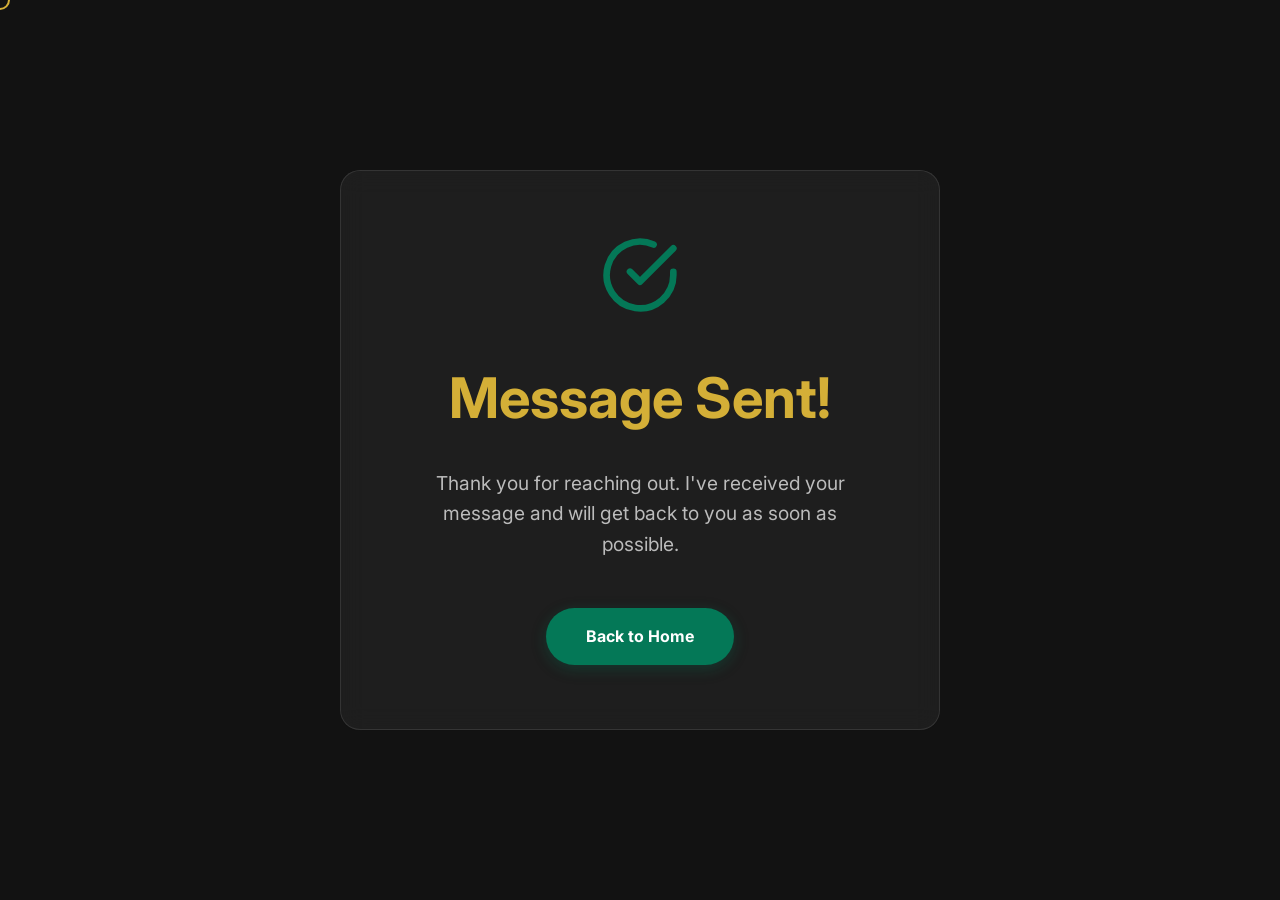
<file: thanks.html>
<!DOCTYPE html>
<html lang="en">
<head>
    <meta charset="UTF-8">
    <meta name="viewport" content="width=device-width, initial-scale=1.0">
    <title>Thank You | Ismail K.</title>
    <meta name="robots" content="noindex, nofollow">
    <!-- Favicon -->
    <link rel="icon" type="image/svg+xml" href="favicon.svg">
    <!-- Google Fonts: Inter -->
    <link rel="preconnect" href="https://fonts.googleapis.com">
    <link rel="preconnect" href="https://fonts.gstatic.com" crossorigin>
    <link href="https://fonts.googleapis.com/css2?family=Inter:wght@300;400;700;900&display=swap" rel="stylesheet">
    <!-- Custom CSS -->
    <link rel="stylesheet" href="css/index.css">
    <style>
        .thanks-page { height: 100vh; display: flex; align-items: center; justify-content: center; text-align: center; padding: 0 2rem; }
        .thanks-card { max-width: 600px; padding: 4rem; }
        .thanks-card h1 { font-size: 3.5rem; margin-bottom: 1.5rem; color: var(--clr-accent-gold); }
        .thanks-card p { font-size: 1.2rem; color: rgba(255,255,255,0.7); margin-bottom: 3rem; }
        
        @media (max-width: 600px) {
            .thanks-card h1 { font-size: 2.5rem; }
        }
    </style>
</head>
<body>
    <!-- Custom Cursor -->
    <div class="cursor"></div>

    <main class="thanks-page">
        <div class="glass-card thanks-card reveal active">
            <svg viewBox="0 0 24 24" width="80" height="80" stroke="var(--clr-accent-emerald)" stroke-width="2" fill="none" stroke-linecap="round" stroke-linejoin="round" style="margin-bottom: 2rem;"><path d="M22 11.08V12a10 10 0 1 1-5.93-9.14"></path><polyline points="22 4 12 14.01 9 11.01"></polyline></svg>
            <h1>Message Sent!</h1>
            <p>Thank you for reaching out. I've received your message and will get back to you as soon as possible.</p>
            <a href="index.html" class="btn magnetic-btn">Back to Home</a>
        </div>
    </main>

    <script src="js/index.js"></script>
</body>
</html>
</file>
<file: css/index.css>
:root {
    /* Color Palette */
    --clr-bg: #121212;
    --clr-text: #f0f0f0;
    --clr-accent-emerald: #047857; /* Emerald Green */
    --clr-accent-gold: #d4af37; /* Gold */
    --clr-glass-bg: rgba(255, 255, 255, 0.05);
    --clr-glass-border: rgba(255, 255, 255, 0.1);
    
    /* Typography */
    --font-main: 'Inter', sans-serif;
}

* {
    margin: 0;
    padding: 0;
    box-sizing: border-box;
}

html {
    scroll-behavior: smooth;
}

body {
    background-color: var(--clr-bg);
    color: var(--clr-text);
    font-family: var(--font-main);
    line-height: 1.6;
    overflow-x: hidden;
    cursor: none; /* Hide default cursor for custom cursor */
}

/* Custom Cursor */
.cursor {
    position: fixed;
    top: 0;
    left: 0;
    width: 20px;
    height: 20px;
    border: 2px solid var(--clr-accent-gold);
    border-radius: 50%;
    pointer-events: none;
    transform: translate(-50%, -50%);
    transition: width 0.3s, height 0.3s, background-color 0.3s;
    z-index: 9999;
}

.cursor.hovering {
    width: 40px;
    height: 40px;
    background-color: rgba(212, 175, 55, 0.2);
}

/* Navigation */
.glass-nav {
    position: fixed;
    top: 0;
    width: 100%;
    padding: 1.5rem 2rem;
    background: var(--clr-glass-bg);
    backdrop-filter: blur(10px);
    -webkit-backdrop-filter: blur(10px);
    border-bottom: 1px solid var(--clr-glass-border);
    z-index: 1000;
}

.nav-content {
    max-width: 1200px;
    margin: 0 auto;
    display: flex;
    justify-content: space-between;
    align-items: center;
}

.logo {
    font-size: 1.5rem;
    font-weight: 900;
    color: var(--clr-text);
    text-decoration: none;
}

.logo span {
    color: var(--clr-accent-emerald);
}

.nav-links {
    list-style: none;
    display: flex;
    gap: 2rem;
}

.nav-links a {
    color: var(--clr-text);
    text-decoration: none;
    font-weight: 400;
    transition: color 0.3s;
}

.nav-links a:hover {
    color: var(--clr-accent-gold);
}

.mobile-toggle {
    display: none;
    background: none;
    border: none;
    color: var(--clr-text);
    cursor: pointer;
    z-index: 1001;
}

/* Typography Utility */
.accent-gold {
    color: var(--clr-accent-gold);
}

/* Bento Hero */
.hero {
    max-width: 1200px;
    margin: 150px auto 100px;
    padding: 0 2rem;
    position: relative;
}

.bg-pattern {
    position: absolute;
    top: -50px;
    left: -50px;
    width: calc(100% + 100px);
    height: calc(100% + 100px);
    background-image: url('data:image/svg+xml;utf8,<svg width="40" height="40" viewBox="0 0 40 40" xmlns="http://www.w3.org/2000/svg"><path d="M20 0L40 20L20 40L0 20Z" fill="none" stroke="rgba(255,255,255,0.03)" stroke-width="1"/></svg>');
    z-index: -1;
    pointer-events: none;
}

.bento-grid {
    display: grid;
    grid-template-columns: repeat(3, 1fr);
    grid-auto-rows: minmax(280px, auto);
    gap: 1.5rem;
}

.bento-item {
    background: var(--clr-glass-bg);
    backdrop-filter: blur(12px);
    -webkit-backdrop-filter: blur(12px);
    border: 1px solid var(--clr-glass-border);
    border-radius: 20px;
    padding: 2.5rem;
    transition: transform 0.3s, border-color 0.3s;
}

.bento-item:hover {
    transform: translateY(-5px);
    border-color: rgba(255, 255, 255, 0.2);
}

.row-span-2 {
    grid-row: span 2;
}

.col-span-2 {
    grid-column: span 2;
}

.headline {
    display: flex;
    flex-direction: column;
    justify-content: center;
}

.headline h1 {
    font-size: 3.5rem;
    font-weight: 900;
    line-height: 1.1;
    margin-bottom: 1.5rem;
}

.headline p {
    font-size: 1.2rem;
    color: rgba(255, 255, 255, 0.7);
    margin-bottom: 2.5rem;
    max-width: 80%;
}

.skill-tags {
    display: flex;
    flex-wrap: wrap;
    gap: 0.8rem;
    margin-top: 1rem;
}

.tag {
    background: rgba(4, 120, 87, 0.2);
    color: var(--clr-accent-emerald);
    padding: 0.4rem 1rem;
    border-radius: 20px;
    font-size: 0.9rem;
    font-weight: 700;
}

.experience h3, .location h3, .skills h3 {
    margin-bottom: 1rem;
    color: var(--clr-accent-gold);
}

.abstract-avatar {
    width: 100%;
    max-width: 150px;
    height: auto;
    filter: drop-shadow(0 0 10px rgba(212, 175, 55, 0.2));
}

/* Buttons */
.btn {
    display: inline-block;
    padding: 1rem 2.5rem;
    border-radius: 50px;
    text-decoration: none;
    font-family: inherit;
    font-size: 1rem;
    font-weight: 700;
    cursor: pointer;
    border: none;
    transition: all 0.3s;
    width: fit-content;
}

.magnetic-btn {
    background: var(--clr-accent-emerald);
    color: white;
    box-shadow: 0 4px 15px rgba(4, 120, 87, 0.3);
}

.magnetic-btn:hover {
    box-shadow: 0 6px 20px rgba(4, 120, 87, 0.5);
    background: #059669;
}

.accent-btn {
    background: transparent;
    color: var(--clr-accent-gold);
    border: 2px solid var(--clr-accent-gold);
}

.accent-btn:hover {
    background: var(--clr-accent-gold);
    color: var(--clr-bg);
}

/* Sections */
.work-section, .about-section, .contact-section {
    max-width: 1200px;
    margin: 0 auto 150px;
    padding: 0 2rem;
}

.about-card {
    padding: 3rem;
}

.about-content p {
    font-size: 1.1rem;
    color: rgba(255, 255, 255, 0.8);
    margin-bottom: 1.5rem;
}

.stat-item {
    text-align: center;
    padding: 1.5rem;
    display: flex;
    flex-direction: column;
    justify-content: center;
}

.stat-item h3 {
    font-size: 2.5rem;
    margin-bottom: 0.5rem;
}

.section-title {
    font-size: 2.5rem;
    margin-bottom: 3rem;
}

.project-grid {
    display: grid;
    grid-template-columns: repeat(auto-fit, minmax(350px, 1fr));
    gap: 2rem;
}

.glass-card {
    background: var(--clr-glass-bg);
    backdrop-filter: blur(12px);
    -webkit-backdrop-filter: blur(12px);
    border: 1px solid var(--clr-glass-border);
    border-radius: 20px;
    overflow: hidden;
}

.project-image {
    height: 250px;
    background: rgba(255, 255, 255, 0.03);
    /* Image placeholder */
}

.project-info {
    padding: 2rem;
}

.project-info h3 {
    color: var(--clr-accent-emerald);
    margin-bottom: 0.5rem;
}

.contact-card {
    padding: 4rem;
    text-align: center;
}

.contact-card h2 {
    font-size: 2.5rem;
    margin-bottom: 2rem;
}

/* Contact Form */
.contact-form-container, .modern-form {
    max-width: 500px;
    margin: 0 auto 2rem;
    text-align: left;
}

.form-group {
    margin-bottom: 1.5rem;
}

.modern-form label {
    display: block;
    margin-bottom: 0.5rem;
    color: var(--clr-accent-emerald);
    font-size: 0.9rem;
    font-weight: 600;
}

.form-input, .modern-form input, .modern-form textarea {
    width: 100%;
    padding: 1rem 1.5rem;
    background: rgba(255, 255, 255, 0.03);
    border: 1px solid var(--clr-glass-border);
    border-radius: 10px;
    color: var(--clr-text);
    font-family: inherit;
    font-size: 1rem;
    transition: border-color 0.3s, background 0.3s;
}

.form-input:focus, .modern-form input:focus, .modern-form textarea:focus {
    outline: none;
    border-color: var(--clr-accent-emerald);
    background: rgba(255, 255, 255, 0.05);
}

.form-input::placeholder, .modern-form input::placeholder, .modern-form textarea::placeholder {
    color: rgba(255, 255, 255, 0.4);
}

/* Footer */
.site-footer {
    padding: 3rem 2rem 2rem;
    border-top: 1px solid var(--clr-glass-border);
    background: rgba(255, 255, 255, 0.02);
    margin-top: 50px;
}

.footer-content {
    max-width: 1200px;
    margin: 0 auto 2rem;
    display: flex;
    justify-content: space-between;
    align-items: center;
    flex-wrap: wrap;
    gap: 2rem;
}

.footer-logo p {
    color: rgba(255, 255, 255, 0.6);
    margin-top: 0.5rem;
    font-size: 0.9rem;
}

.footer-social {
    display: flex;
    gap: 1.5rem;
}

.footer-social a {
    color: var(--clr-text);
    text-decoration: none;
    transition: color 0.3s;
    font-size: 0.95rem;
}

.footer-social a:hover {
    color: var(--clr-accent-gold);
}

.footer-bottom {
    max-width: 1200px;
    margin: 0 auto;
    text-align: center;
    padding-top: 2rem;
    border-top: 1px solid rgba(255, 255, 255, 0.05);
    color: rgba(255, 255, 255, 0.5);
    font-size: 0.85rem;
}

/* Reveal Animation Setup */
.reveal {
    opacity: 0;
    transform: translateY(30px);
    transition: opacity 0.8s ease-out, transform 0.8s ease-out;
}

.reveal.active {
    opacity: 1;
    transform: translateY(0);
}

/* Responsive */
@media (max-width: 900px) {
    body {
        cursor: default;
    }
    
    .cursor {
        display: none;
    }

    .glass-nav {
        padding: 1rem 1.5rem;
    }

    .mobile-toggle {
        display: block;
    }

    .nav-links {
        position: fixed;
        top: 0;
        right: -100%;
        width: 80%;
        height: 100vh;
        background: rgba(18, 18, 18, 0.98);
        backdrop-filter: blur(20px);
        -webkit-backdrop-filter: blur(20px);
        flex-direction: column;
        justify-content: center;
        align-items: center;
        transition: right 0.4s cubic-bezier(0.77,0.2,0.05,1.0);
        z-index: 1000;
    }

    .nav-links.active {
        right: 0;
    }

    .bento-grid {
        grid-template-columns: 1fr;
        grid-auto-rows: auto;
    }

    .row-span-2, .col-span-2 {
        grid-row: span 1;
        grid-column: span 1;
    }

    .headline h1 {
        font-size: 2.5rem;
    }

    .hero {
        margin-top: 100px;
    }

    .project-grid {
        grid-template-columns: 1fr;
    }

    .footer-content {
        flex-direction: column;
        text-align: center;
    }

    .about-flex-container {
        flex-direction: column;
        text-align: center;
    }

    .about-avatar-wrapper {
        flex: 0 0 auto !important;
        width: 150px;
        margin-bottom: 2rem;
    }
}

/* ===================== Filter Bar ===================== */
.filter-bar {
    display: flex;
    gap: 0.8rem;
    flex-wrap: wrap;
    margin-bottom: 2.5rem;
}

.filter-btn {
    padding: 0.5rem 1.4rem;
    border-radius: 50px;
    border: 1px solid var(--clr-glass-border);
    background: var(--clr-glass-bg);
    color: rgba(255, 255, 255, 0.7);
    font-family: var(--font-main);
    font-size: 0.875rem;
    font-weight: 600;
    cursor: pointer;
    transition: background 0.3s, color 0.3s, border-color 0.3s, transform 0.2s;
    backdrop-filter: blur(8px);
    -webkit-backdrop-filter: blur(8px);
}

.filter-btn:hover {
    color: white;
    border-color: rgba(255, 255, 255, 0.25);
    transform: translateY(-1px);
}

.filter-btn.active {
    background: var(--clr-accent-emerald);
    color: white;
    border-color: var(--clr-accent-emerald);
    box-shadow: 0 4px 15px rgba(4, 120, 87, 0.35);
}

.project-card.hidden-card {
    display: none;
}

/* ===================== Scroll-to-Top ===================== */
#scroll-top {
    position: fixed;
    bottom: 2rem;
    right: 2rem;
    width: 48px;
    height: 48px;
    border-radius: 50%;
    background: var(--clr-accent-emerald);
    color: white;
    border: none;
    font-size: 1.2rem;
    cursor: pointer;
    opacity: 0;
    visibility: hidden;
    transition: opacity 0.3s, visibility 0.3s, transform 0.3s, box-shadow 0.3s;
    z-index: 998;
    box-shadow: 0 4px 15px rgba(4, 120, 87, 0.4);
    display: flex;
    align-items: center;
    justify-content: center;
}

#scroll-top.visible {
    opacity: 1;
    visibility: visible;
}

#scroll-top:hover {
    transform: translateY(-4px);
    box-shadow: 0 8px 25px rgba(4, 120, 87, 0.6);
}

/* ===================== Nav Active State ===================== */
.nav-links a.active {
    color: var(--clr-accent-gold);
}

/* ===================== Case Study Prev/Next Nav ===================== */
.case-study-nav {
    display: flex;
    justify-content: space-between;
    align-items: flex-start;
    margin-top: 3rem;
    padding-top: 2rem;
    border-top: 1px solid var(--clr-glass-border);
    flex-wrap: wrap;
    gap: 1rem;
}

.case-study-nav a {
    color: var(--clr-text);
    text-decoration: none;
    font-weight: 600;
    font-size: 0.95rem;
    transition: color 0.3s;
    display: flex;
    flex-direction: column;
    gap: 0.3rem;
    max-width: 45%;
}

.case-study-nav a:last-child {
    text-align: right;
}

.case-study-nav a:hover {
    color: var(--clr-accent-gold);
}

.case-study-nav .nav-label {
    font-size: 0.72rem;
    color: rgba(255, 255, 255, 0.45);
    text-transform: uppercase;
    letter-spacing: 0.1em;
}

.case-study-nav .nav-title {
    color: inherit;
}

/* ===================== Prefers Reduced Motion ===================== */
@media (prefers-reduced-motion: reduce) {
    .reveal {
        transition: none;
        opacity: 1;
        transform: none;
    }

    .cursor {
        display: none;
    }

    .magnetic-btn,
    .bento-item,
    .filter-btn,
    #scroll-top {
        transition: none;
    }

    * {
        animation-duration: 0.01ms !important;
        animation-iteration-count: 1 !important;
        transition-duration: 0.01ms !important;
        scroll-behavior: auto !important;
    }
}
</file>
